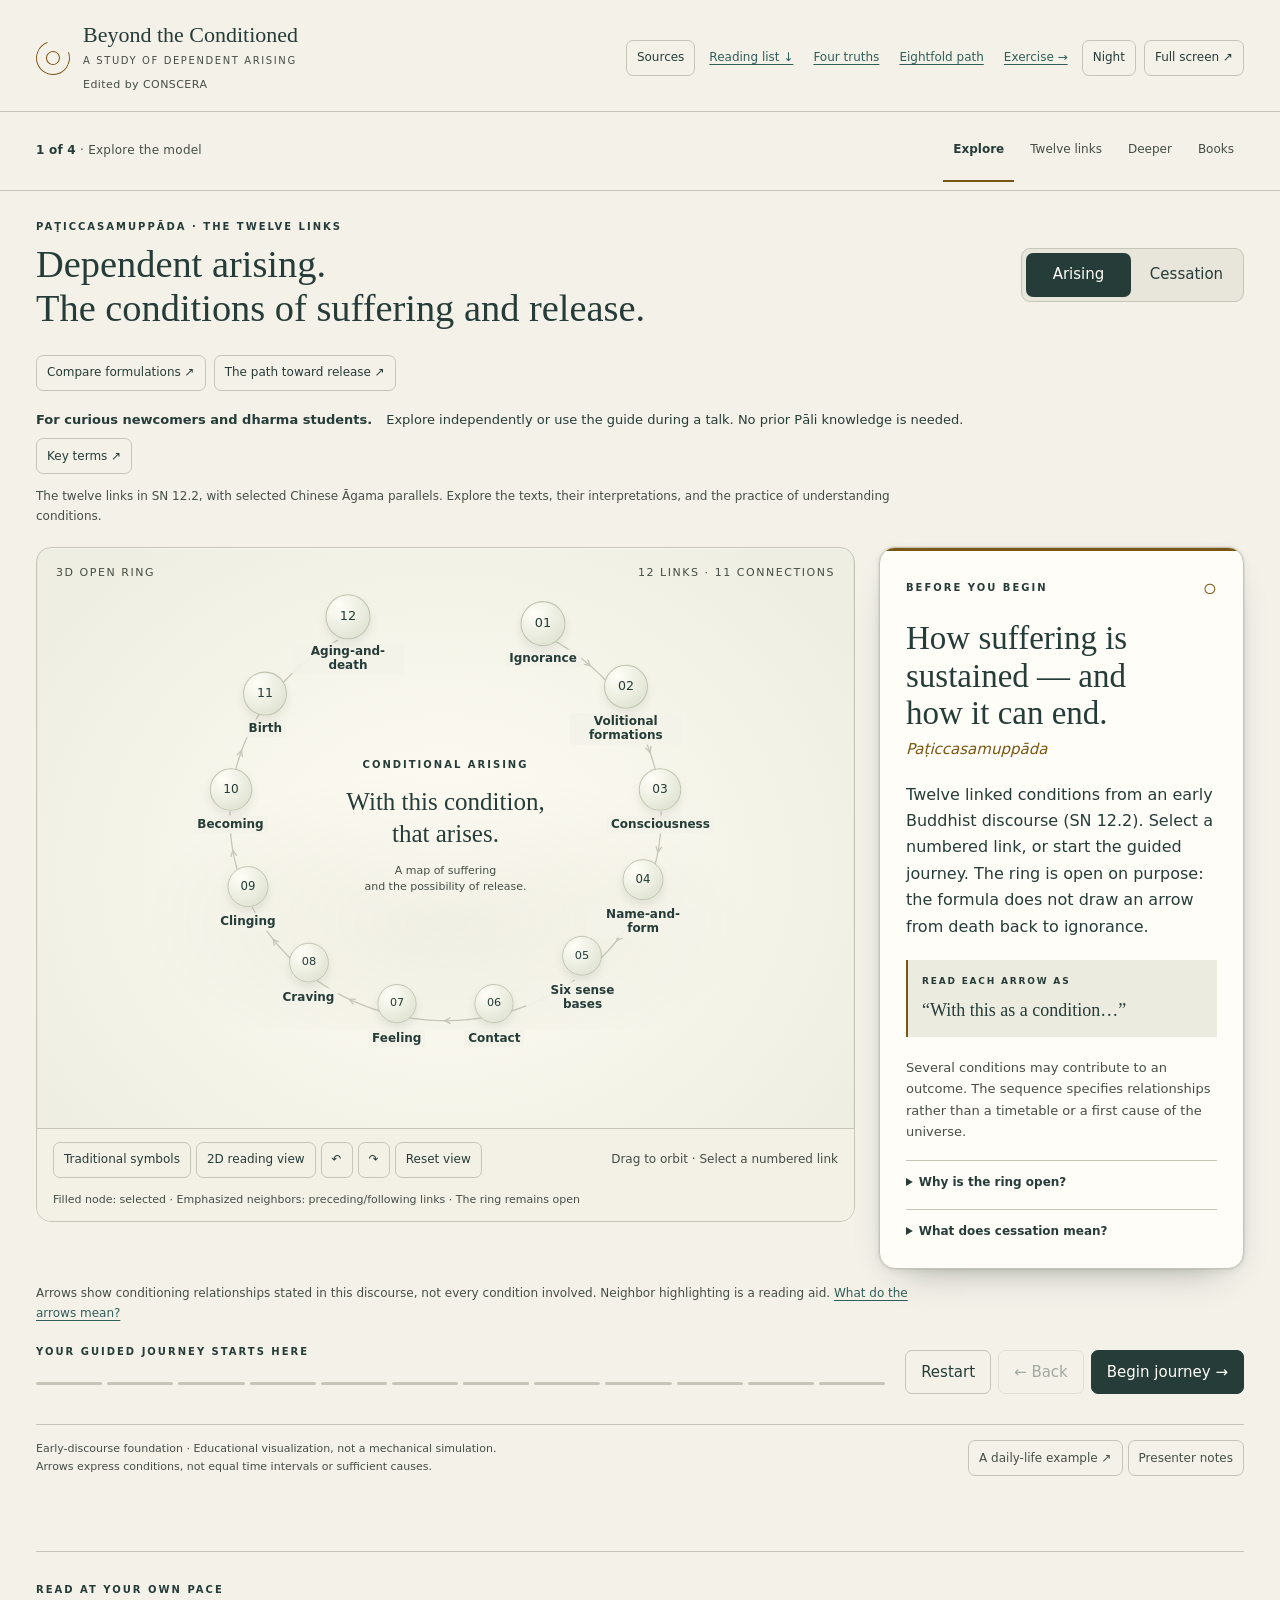
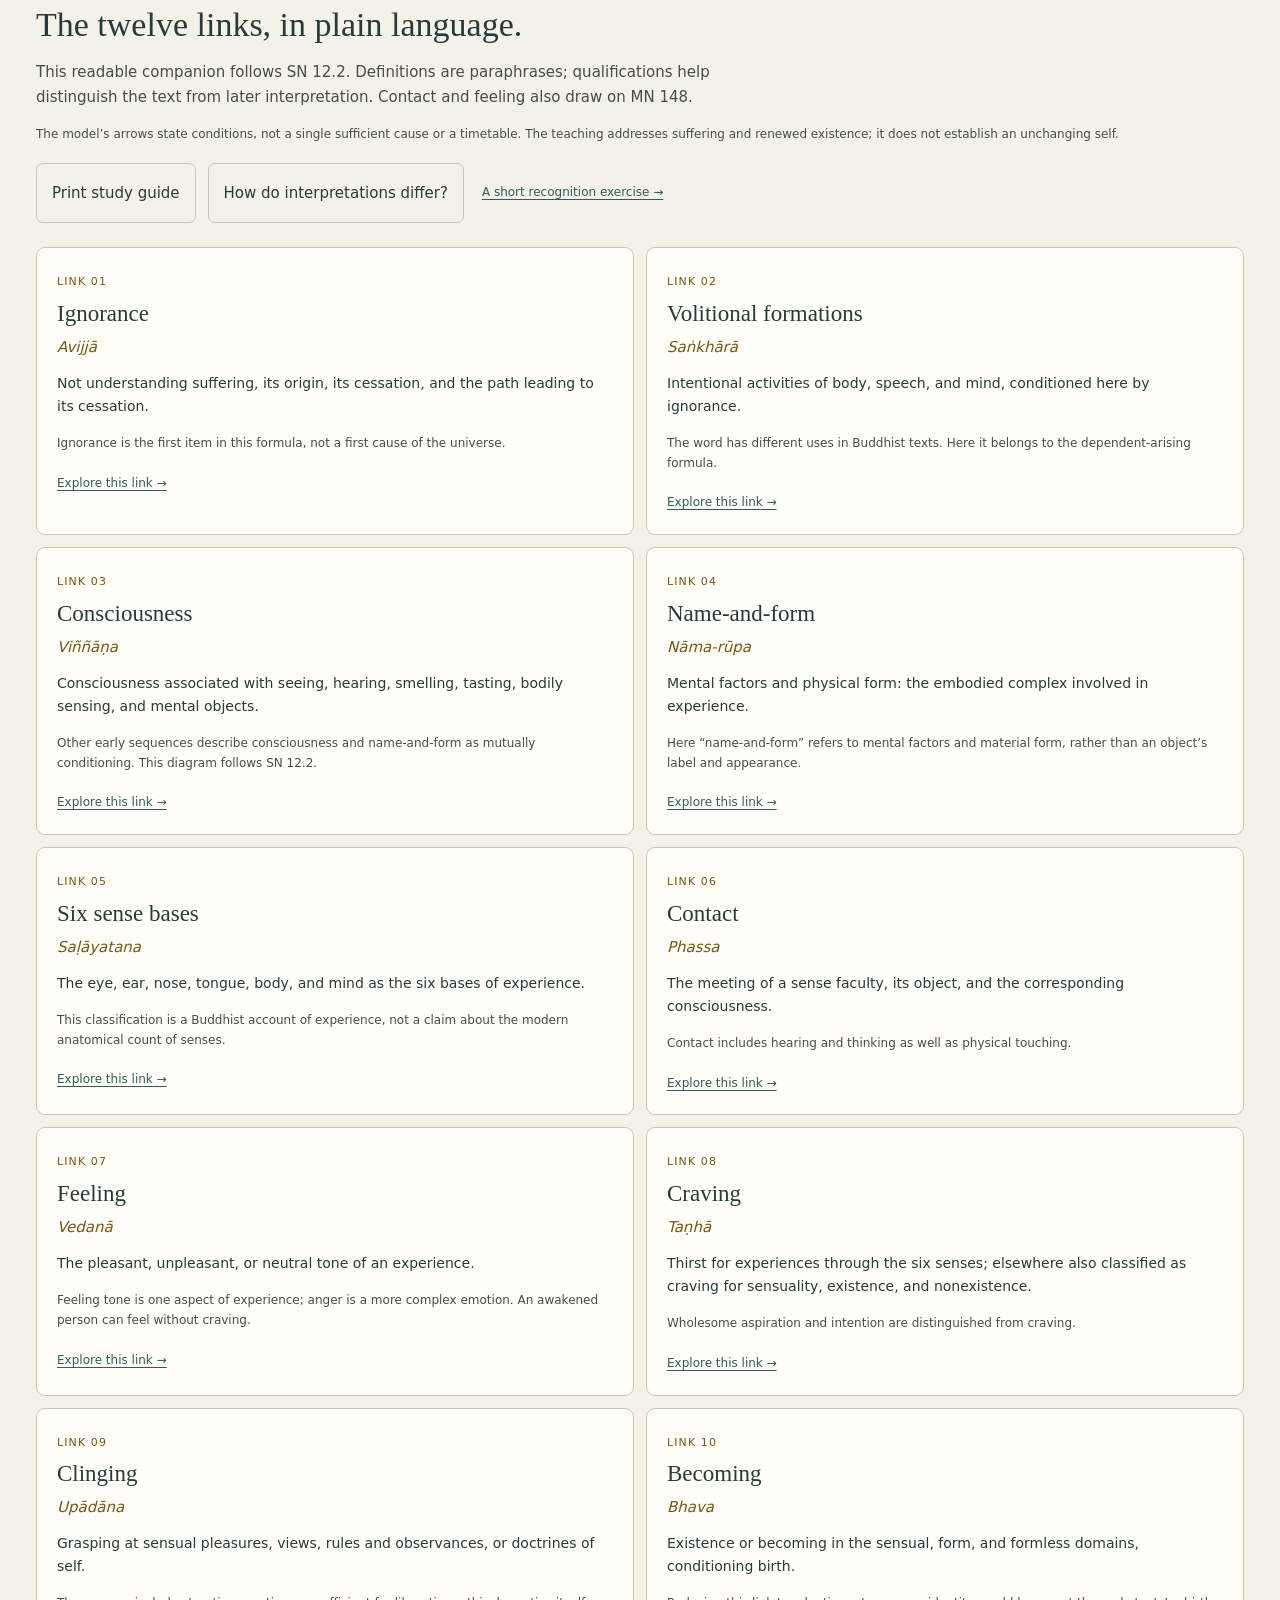
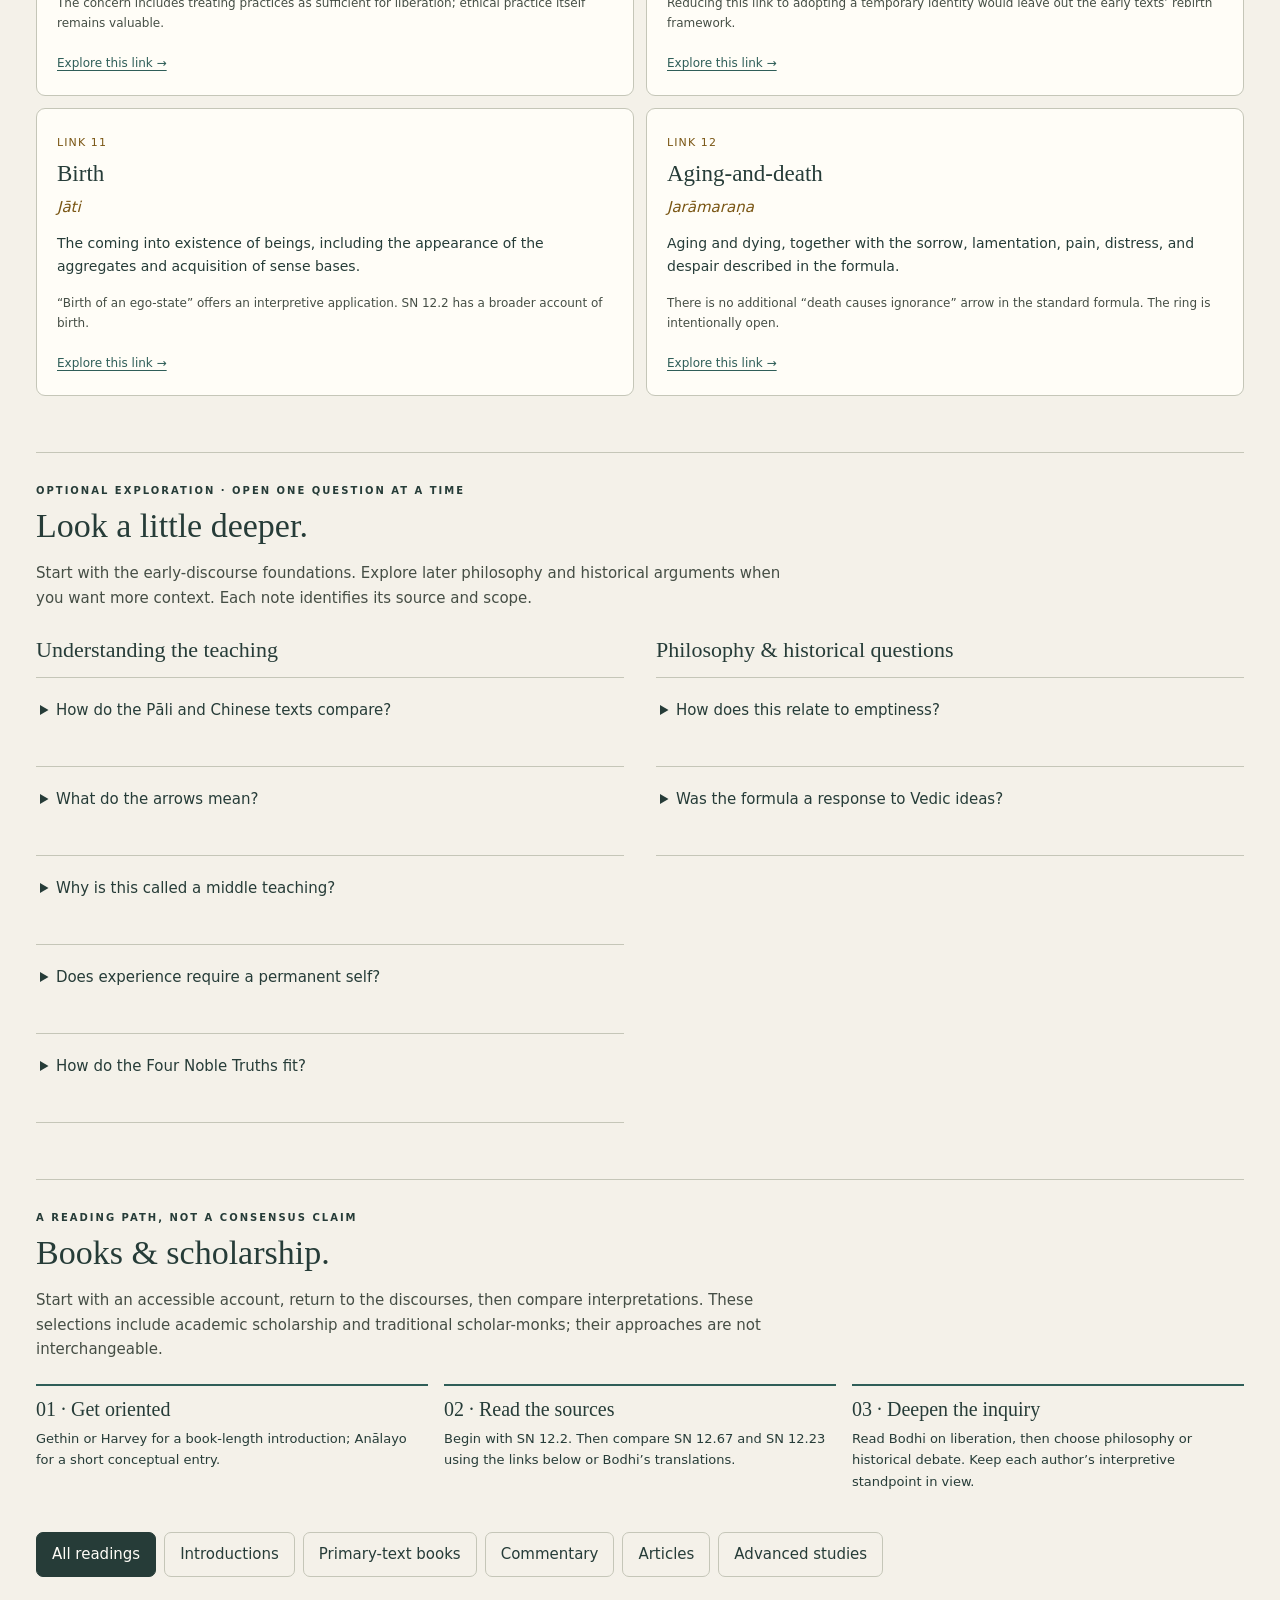
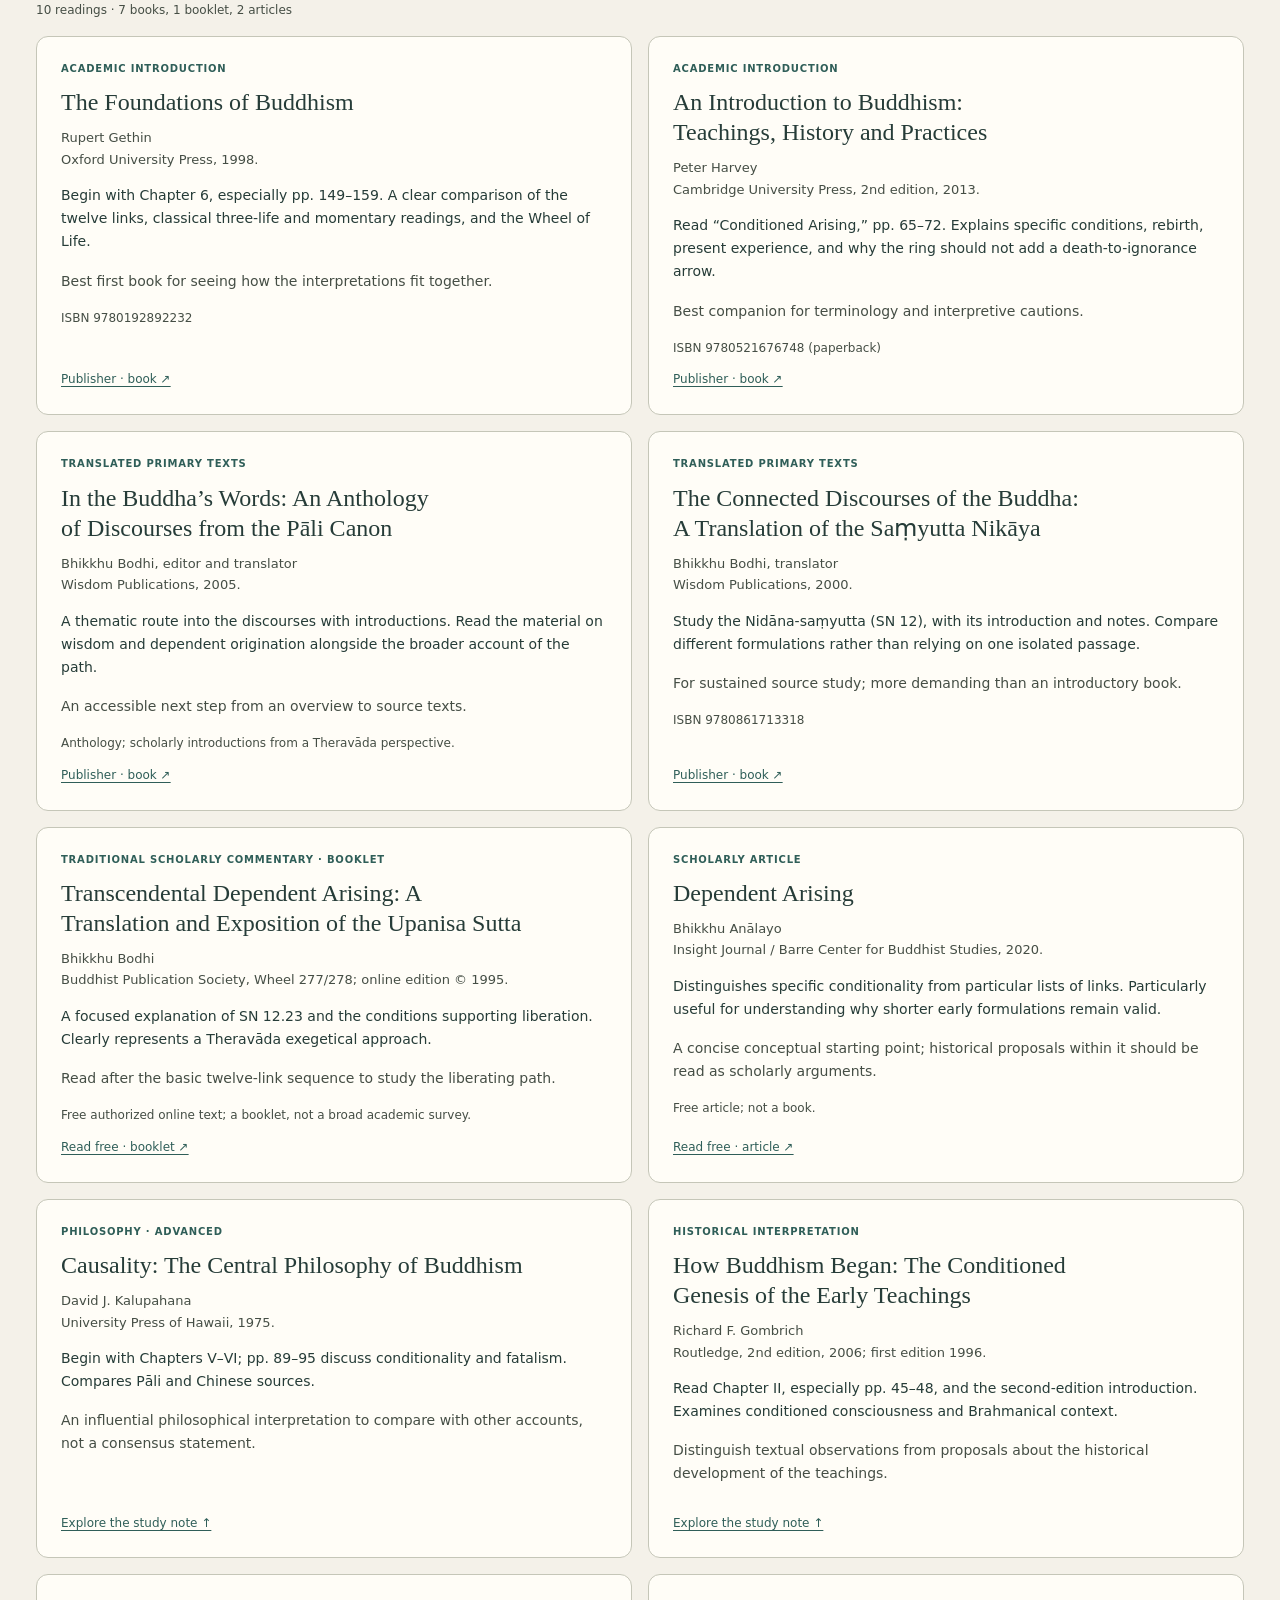
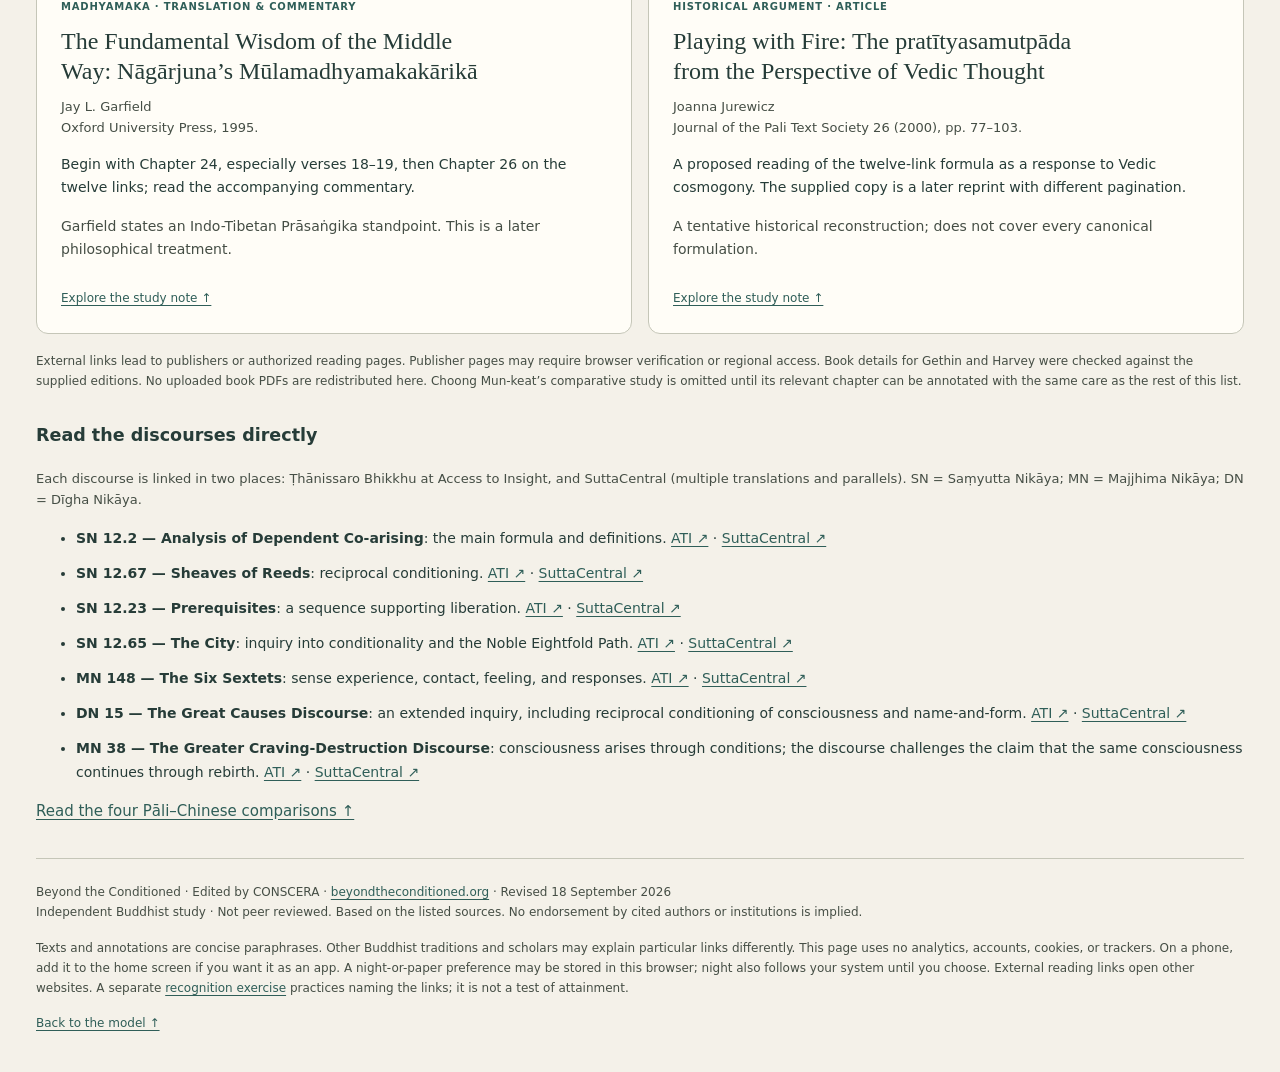
<file: index.html>
<!DOCTYPE html>
<html lang="en">
<head>
<meta charset="utf-8">
<meta name="viewport" content="width=device-width, initial-scale=1">
<title>Beyond the Conditioned — Dependent Arising</title>
<meta name="description" content="An interactive study of the twelve links. Early discourses, a readable guide, and a scholarly reading list.">
<meta name="theme-color" content="#f4f1e9">
<meta name="color-scheme" content="light dark">
<meta name="robots" content="index, follow">
<link rel="canonical" href="https://beyondtheconditioned.org/">
<link rel="icon" type="image/svg+xml" href="/favicon.svg">
<link rel="icon" type="image/png" sizes="32x32" href="/favicon-32.png">
<link rel="apple-touch-icon" href="/apple-touch-icon.png">
<link rel="manifest" href="/manifest.json">
<meta name="mobile-web-app-capable" content="yes">
<meta name="apple-mobile-web-app-capable" content="yes">
<meta name="apple-mobile-web-app-title" content="Beyond the Conditioned">
<meta name="apple-mobile-web-app-status-bar-style" content="default">
<meta property="og:title" content="Beyond the Conditioned — Dependent Arising">
<meta property="og:description" content="An interactive study of the twelve links. Early discourses, a readable guide, and a scholarly reading list.">
<meta property="og:type" content="website">
<meta property="og:url" content="https://beyondtheconditioned.org/">
<meta property="og:image" content="https://beyondtheconditioned.org/og.jpg?v=20260919c">
<meta property="og:image:width" content="1200">
<meta property="og:image:height" content="630">
<meta property="og:image:alt" content="Beyond the Conditioned — Dependent Arising">
<meta property="og:site_name" content="Beyond the Conditioned">
<meta name="twitter:card" content="summary_large_image">
<meta name="twitter:title" content="Beyond the Conditioned — Dependent Arising">
<meta name="twitter:description" content="An interactive study of the twelve links. Early discourses, a readable guide, and a scholarly reading list.">
<meta name="twitter:image" content="https://beyondtheconditioned.org/og.jpg?v=20260919c">
<script type="application/ld+json">{"@context": "https://schema.org", "@type": ["WebPage", "LearningResource"], "name": "Beyond the Conditioned — Dependent Arising", "headline": "Beyond the Conditioned — Dependent Arising", "description": "An interactive study of the twelve links. Early discourses, a readable guide, and a scholarly reading list.", "url": "https://beyondtheconditioned.org/", "mainEntityOfPage": "https://beyondtheconditioned.org/", "inLanguage": "en", "isAccessibleForFree": true, "learningResourceType": "Interactive resource", "educationalLevel": "Beginner to intermediate", "teaches": "The twelve links of dependent arising (paṭiccasamuppāda) as presented in SN 12.2, with cessation, selected Āgama parallels, and a guided reading list.", "about": {"@type": "Thing", "name": "Dependent arising", "alternateName": ["Paṭiccasamuppāda", "Pratītyasamutpāda", "Twelve nidānas"]}, "audience": {"@type": "EducationalAudience", "educationalRole": "student"}, "author": {"@type": "Person", "name": "CONSCERA"}, "editor": {"@type": "Person", "name": "CONSCERA"}, "publisher": {"@type": "Organization", "name": "Beyond the Conditioned", "url": "https://beyondtheconditioned.org/"}, "isPartOf": {"@type": "WebSite", "name": "Beyond the Conditioned", "url": "https://beyondtheconditioned.org/"}, "dateModified": "2026-09-18", "creativeWorkStatus": "Published", "image": "https://beyondtheconditioned.org/og.jpg?v=20260919c"}</script>
<link rel="stylesheet" href="/styles.css">
<script>(function(){try{var s=localStorage.getItem('btc-theme');var t=(s==='light'||s==='dark')?s:(window.matchMedia&&window.matchMedia('(prefers-color-scheme: dark)').matches?'dark':'light');document.documentElement.setAttribute('data-theme',t);}catch(e){}})();</script>
</head>
<body>
<a class="skip-link" href="#main">Skip to study content</a>
<header><div class="brand"><div class="emblem" aria-hidden="true"></div><div><div class="brand-name">Beyond the Conditioned</div><small>A STUDY OF DEPENDENT ARISING</small><div class="byline">Edited by CONSCERA</div></div></div><nav class="header-actions" aria-label="Study"><button class="small" id="sources">Sources</button><a class="header-reading" href="#further-reading">Reading list ↓</a><a class="header-reading" href="/truths/">Four truths</a><a class="header-reading" href="/eightfold/">Eightfold path</a><a class="header-reading" href="/practice/">Exercise →</a><button class="small" id="theme-toggle" type="button" aria-pressed="false" title="Paper is the default study palette. Switch to a night palette for low light.">Night</button><button class="small fullscreen" id="fullscreen">Full screen ↗</button></nav></header>
<nav class="toc-progress" id="toc-progress" aria-label="Place in this page">
<p class="toc-copy"><strong id="toc-index">1 of 4</strong><span aria-hidden="true"> · </span><span id="toc-name">Explore the model</span></p>
<ol class="toc-dots">
<li><a href="#explore" data-toc="explore" aria-current="true">Explore</a></li>
<li><a href="#study-guide" data-toc="study-guide">Twelve links</a></li>
<li><a href="#study-deeper" data-toc="study-deeper">Deeper</a></li>
<li><a href="#further-reading" data-toc="further-reading">Books</a></li>
</ol>
</nav>
<main class="workspace" id="main" tabindex="-1">
<div class="introline"><div><div class="eyebrow">Paṭiccasamuppāda · The twelve links</div><h1>Dependent arising.<br>The conditions of suffering and release.</h1></div><div class="segmented" aria-label="View of dependent arising"><button id="arising" aria-pressed="true">Arising</button><button id="cessation" aria-pressed="false">Cessation</button></div></div>
<div class="study-tools" aria-label="Further study"><button class="small" id="formulations">Compare formulations ↗</button><button class="small" id="path">The path toward release ↗</button></div>
<p class="audience"><strong>For curious newcomers and dharma students.</strong> Explore independently or use the guide during a talk. No prior Pāli knowledge is needed. <button class="small" id="glossary">Key terms ↗</button></p><p class="scope-line">The twelve links in SN 12.2, with selected Chinese Āgama parallels. Explore the texts, their interpretations, and the practice of understanding conditions.</p>
<div class="cessation-banner" id="cessation-banner" hidden><strong>Cessation is not sensory shutdown.</strong> An awakened living person still experiences contact and feeling. This view illustrates the ending of the conditions sustaining suffering and renewed existence.</div>
<div class="layout" id="explore">
<section class="visual" id="visual" aria-label="Interactive open ring of twelve links">
<div class="scene" id="scene"><div class="scene-top"><span id="view-label">3D OPEN RING</span><span>12 LINKS · 11 CONNECTIONS</span></div><canvas id="canvas" aria-hidden="true"></canvas><div class="node-layer" id="nodes" aria-label="Select a link"></div><div class="center-copy"><div class="eyebrow" id="center-mode">Conditional arising</div><div class="center-title" id="center-title">With this condition,<br>that arises.</div><div class="center-sub" id="center-sub">A map of suffering<br>and the possibility of release.</div></div><div class="reading" id="reading" aria-label="Readable link overview"></div></div>
<div class="viewbar"><div class="viewtools"><button class="small" id="symbols">Traditional symbols</button><button class="small" id="reading-toggle" aria-pressed="false">2D reading view</button><button class="small orbit-control" id="rotate-left" aria-label="Rotate left">↶</button><button class="small orbit-control" id="rotate-right" aria-label="Rotate right">↷</button><button class="small" id="reset">Reset view</button></div><span class="hint" id="view-hint">Drag to orbit · Select a numbered link</span></div>
<div class="legend" id="ring-legend">Filled node: selected · Emphasized neighbors: preceding/following links · The ring remains open</div></section>
<aside class="panel" aria-label="Selected link explanation" tabindex="-1" id="detail-panel"><div class="panel-inner" id="panel"></div></aside>
</div>
<p class="arrow-note">Arrows show conditioning relationships stated in this discourse, not every condition involved. Neighbor highlighting is a reading aid. <a href="#study-arrows" data-study="study-arrows">What do the arrows mean?</a></p><div class="journeybar"><div><div class="eyebrow" id="progress-label">Your guided journey starts here</div><div class="steps" id="steps" aria-label="Jump to a link"></div></div><div class="journey-actions"><button id="restart" title="Return to the introduction">Restart</button><button id="back" disabled>← Back</button><button class="primary" id="next">Begin journey →</button></div></div>
<div class="bottom"><div>Early-discourse foundation · Educational visualization, not a mechanical simulation.<br>Arrows express conditions, not equal time intervals or sufficient causes.</div><div class="viewtools"><button class="small" id="example">A daily-life example ↗</button><button class="small" id="notes">Presenter notes</button></div></div><div class="toast" id="toast" role="status"></div><div class="sr-only" id="announcement" aria-live="polite"></div>

<section class="section-block" id="study-guide" aria-labelledby="guide-title"><div class="eyebrow">Read at your own pace</div><h2 id="guide-title">The twelve links, in plain language.</h2><p class="section-lead">This readable companion follows SN 12.2. Definitions are paraphrases; qualifications help distinguish the text from later interpretation. Contact and feeling also draw on MN 148.</p><p class="meta-scope">The model’s arrows state conditions, not a single sufficient cause or a timetable. The teaching addresses suffering and renewed existence; it does not establish an unchanging self.</p><div class="guide-actions"><button id="print-guide">Print study guide</button><button id="compare-models">How do interpretations differ?</button><a class="header-reading" href="/practice/">A short recognition exercise →</a></div><div class="text-guide"><article id="guide-01"><span class="guide-number">LINK 01</span><h3>Ignorance</h3><div class="pali" lang="pi">Avijjā</div><p>Not understanding suffering, its origin, its cessation, and the path leading to its cessation.</p><p class="distinction">Ignorance is the first item in this formula, not a first cause of the universe.</p><a href="#link-01-arising" data-jump="0">Explore this link →</a></article><article id="guide-02"><span class="guide-number">LINK 02</span><h3>Volitional formations</h3><div class="pali" lang="pi">Saṅkhārā</div><p>Intentional activities of body, speech, and mind, conditioned here by ignorance.</p><p class="distinction">The word has different uses in Buddhist texts. Here it belongs to the dependent-arising formula.</p><a href="#link-02-arising" data-jump="1">Explore this link →</a></article><article id="guide-03"><span class="guide-number">LINK 03</span><h3>Consciousness</h3><div class="pali" lang="pi">Viññāṇa</div><p>Consciousness associated with seeing, hearing, smelling, tasting, bodily sensing, and mental objects.</p><p class="distinction">Other early sequences describe consciousness and name-and-form as mutually conditioning. This diagram follows SN 12.2.</p><a href="#link-03-arising" data-jump="2">Explore this link →</a></article><article id="guide-04"><span class="guide-number">LINK 04</span><h3>Name-and-form</h3><div class="pali" lang="pi">Nāma-rūpa</div><p>Mental factors and physical form: the embodied complex involved in experience.</p><p class="distinction">Here “name-and-form” refers to mental factors and material form, rather than an object’s label and appearance.</p><a href="#link-04-arising" data-jump="3">Explore this link →</a></article><article id="guide-05"><span class="guide-number">LINK 05</span><h3>Six sense bases</h3><div class="pali" lang="pi">Saḷāyatana</div><p>The eye, ear, nose, tongue, body, and mind as the six bases of experience.</p><p class="distinction">This classification is a Buddhist account of experience, not a claim about the modern anatomical count of senses.</p><a href="#link-05-arising" data-jump="4">Explore this link →</a></article><article id="guide-06"><span class="guide-number">LINK 06</span><h3>Contact</h3><div class="pali" lang="pi">Phassa</div><p>The meeting of a sense faculty, its object, and the corresponding consciousness.</p><p class="distinction">Contact includes hearing and thinking as well as physical touching.</p><a href="#link-06-arising" data-jump="5">Explore this link →</a></article><article id="guide-07"><span class="guide-number">LINK 07</span><h3>Feeling</h3><div class="pali" lang="pi">Vedanā</div><p>The pleasant, unpleasant, or neutral tone of an experience.</p><p class="distinction">Feeling tone is one aspect of experience; anger is a more complex emotion. An awakened person can feel without craving.</p><a href="#link-07-arising" data-jump="6">Explore this link →</a></article><article id="guide-08"><span class="guide-number">LINK 08</span><h3>Craving</h3><div class="pali" lang="pi">Taṇhā</div><p>Thirst for experiences through the six senses; elsewhere also classified as craving for sensuality, existence, and nonexistence.</p><p class="distinction">Wholesome aspiration and intention are distinguished from craving.</p><a href="#link-08-arising" data-jump="7">Explore this link →</a></article><article id="guide-09"><span class="guide-number">LINK 09</span><h3>Clinging</h3><div class="pali" lang="pi">Upādāna</div><p>Grasping at sensual pleasures, views, rules and observances, or doctrines of self.</p><p class="distinction">The concern includes treating practices as sufficient for liberation; ethical practice itself remains valuable.</p><a href="#link-09-arising" data-jump="8">Explore this link →</a></article><article id="guide-10"><span class="guide-number">LINK 10</span><h3>Becoming</h3><div class="pali" lang="pi">Bhava</div><p>Existence or becoming in the sensual, form, and formless domains, conditioning birth.</p><p class="distinction">Reducing this link to adopting a temporary identity would leave out the early texts’ rebirth framework.</p><a href="#link-10-arising" data-jump="9">Explore this link →</a></article><article id="guide-11"><span class="guide-number">LINK 11</span><h3>Birth</h3><div class="pali" lang="pi">Jāti</div><p>The coming into existence of beings, including the appearance of the aggregates and acquisition of sense bases.</p><p class="distinction">“Birth of an ego-state” offers an interpretive application. SN 12.2 has a broader account of birth.</p><a href="#link-11-arising" data-jump="10">Explore this link →</a></article><article id="guide-12"><span class="guide-number">LINK 12</span><h3>Aging-and-death</h3><div class="pali" lang="pi">Jarāmaraṇa</div><p>Aging and dying, together with the sorrow, lamentation, pain, distress, and despair described in the formula.</p><p class="distinction">There is no additional “death causes ignorance” arrow in the standard formula. The ring is intentionally open.</p><a href="#link-12-arising" data-jump="11">Explore this link →</a></article></div></section>
<section class="section-block" id="study-deeper" aria-labelledby="deeper-title"><div class="eyebrow">Optional exploration · open one question at a time</div><h2 id="deeper-title">Look a little deeper.</h2><p class="section-lead">Start with the early-discourse foundations. Explore later philosophy and historical arguments when you want more context. Each note identifies its source and scope.</p><div class="study-layout"><div class="study-group"><h3>Understanding the teaching</h3>
<details class="study-topic" id="study-parallels"><summary>How do the Pāli and Chinese texts compare?</summary><div class="study-body"><p class="study-crumb">Study deeper · Compare textual versions</p><div class="eyebrow">Selected parallel witnesses</div><p>The main ring follows SN 12.2. Related discourses preserved in Chinese let us examine both shared teachings and differences in transmission. A parallel is a related witness, not an identical text.</p><p>These are editorial English summaries of selected passages. SĀ numbers follow the standard discourse numbering of the Chinese <em>Saṃyukta Āgama</em>, Taishō no. 99 (T 99), rather than the alternative numbers shown in the linked editions. The Chinese texts are punctuated by Zhuang Chunjiang (莊春江); his accompanying SN translations are from Pāli into Chinese.</p>
<details class="witness"><summary>SN 12.2 / SĀ 298 · Definitions</summary><div class="witness-body"><p class="study-crumb">Study deeper · Pāli and Chinese texts · Definitions</p><h4>Shared teaching</h4><p>Both present the twelve-link framework. They share the six classes of consciousness and the six internal sense bases.</p><h4>Different classifications</h4><dl class="truth-list"><dt>Ignorance</dt><dd>SN 12.2 defines ignorance through not knowing the Four Noble Truths. SĀ 298 gives a longer list, including action and results.</dd><dt>Name</dt><dd>SN 12.2: feeling, perception, intention, contact, attention. SĀ 298: the four non-material aggregates, including consciousness.</dd><dt>Feeling</dt><dd>SN 12.2: six classes according to the contact from which feeling arises. SĀ 298: pleasant, painful, and neither-painful-nor-pleasant.</dd><dt>Craving</dt><dd>SN 12.2: six classes according to their objects. SĀ 298: craving associated with sensuality, form, and formlessness. This differs from the sensuality/existence/nonexistence classification cited elsewhere on this page.</dd></dl><h4>Why it matters</h4><p>The framework is shared, but definitions require a named source. Our plain-language feeling gloss uses feeling tone; the Text layer also records SN 12.2’s six contact-based classes.</p><a href="https://agama.buddhason.org/SA/SA0298.htm" target="_blank" rel="noopener">Compare SN 12.2 / SĀ 298 · Chinese and Pāli ↗</a><p class="review-note">Passage locator: SĀ 298, the explanations beginning 無明, 名, 受, and 愛; SN 12.2, the corresponding definitions. Select the text’s title carefully: the linked page also includes EĀ 49.5.</p></div></details>
<details class="witness"><summary>SN 12.20 / SĀ 296 · Principle and phenomena</summary><div class="witness-body"><p class="study-crumb">Study deeper · Pāli and Chinese texts · Principle and phenomena</p><h4>Shared teaching</h4><p>The texts distinguish conditionality from dependently arisen phenomena and describe the regularity discovered and taught by a Buddha.</p><h4>Different presentation</h4><p>SN 12.20 explicitly describes each conditioned link as impermanent and subject to cessation. SĀ 296 arranges its explanations of the principle and conditioned phenomena differently. The two passages should be read in their own order.</p><h4>Why it matters</h4><p>The twelve links are an application of conditionality. Anālayo’s discussion of SN 12.20 helps explain why shorter formulations also express dependent arising.</p><a href="https://agama.buddhason.org/SA/SA0296.htm" target="_blank" rel="noopener">Compare SN 12.20 / SĀ 296 · Chinese and Pāli ↗</a><p class="review-note">Passage locator: the opening distinction between 因緣法 and 緣生法 in SĀ 296; the opening definitions in SN 12.20. See also Anālayo, “Dependent Arising” (2020).</p></div></details>
<details class="witness"><summary>SN 12.67 / SĀ 288 · Mutual support</summary><div class="witness-body"><p class="study-crumb">Study deeper · Pāli and Chinese texts · Mutual support</p><h4>Shared teaching</h4><p>Both accounts describe reciprocal support between consciousness and name-and-form. This relationship is explicit in the texts.</p><h4>Different analogy</h4><p>SN 12.67 uses two bundles of reeds leaning together. SĀ 288 describes three reeds standing through mutual support. The Chinese analogy does not, by itself, establish a third doctrinal factor.</p><h4>Why it matters</h4><p>Reciprocity has support in both witnesses. The relation between this account and the standard sequence remains a matter of interpretation. We preserve the analogy’s difference without ranking either version as automatically more authentic.</p><a href="https://agama.buddhason.org/SA/SA0288.htm" target="_blank" rel="noopener">Compare SN 12.67 / SĀ 288 · Chinese and Pāli ↗</a><p class="review-note">Passage locator: SĀ 288, the analogy beginning 譬如：三蘆; SN 12.67, the passage beginning Seyyathāpi … dve naḷakalāpiyo.</p></div></details>
<details class="witness"><summary>SN 12.15 / SĀ 301 · The middle teaching</summary><div class="witness-body"><p class="study-crumb">Study deeper · Pāli and Chinese texts · The middle teaching</p><h4>Shared teaching</h4><p>Both connect dependent arising with a teaching that avoids the extremes of existence and nonexistence.</p><h4>Reading the witnesses</h4><p>The parallel supports the central theme. Its wording and presentation should be consulted separately rather than combined into a single reconstructed quotation.</p><h4>Why it matters</h4><p>Our Middle Way note has a comparative foundation. Agreement between witnesses strengthens a reading without establishing the Buddha’s exact original words.</p><a href="https://agama.buddhason.org/SA/SA0301.htm" target="_blank" rel="noopener">Compare SN 12.15 / SĀ 301 · Chinese and Pāli ↗</a><p class="review-note">Passage locator: the discussion of 有 and 無 followed by the middle teaching in SĀ 301; the corresponding existence/nonexistence passage in SN 12.15.</p></div></details>
<p class="review-note">These selected comparisons are a starting point, not a complete critical edition. Wording, translation, and historical interpretation are separate questions.</p></div></details>
<details class="study-topic" id="study-arrows"><summary>What do the arrows mean?</summary><div class="study-body"><p class="study-crumb">Study deeper · What the arrows mean</p><div class="eyebrow">Scholarly explanation of early discourses</div><p>Read each arrow as “with this as a condition.” The diagram selects relationships for study; several conditions may be involved, and the spacing carries no temporal measure.</p><p>Bodhi explains that the discourses include mutual support and other forms of conditionality. His introduction discusses variants that connect the factors differently. The relationships are more complex than a row of independent objects knocking one another over.</p><p>The open ring preserves the sequence in SN 12.2. Neighboring highlights guide your reading while leaving other conditioning relationships outside this view.</p><p>Kalupahana’s philosophical account distinguishes conditionality from fatalism: the conditions matter. It should be read as an attributed interpretation, not as a resolution of every debate about causation or free will.</p><p class="review-note">Bodhi, <em>Connected Discourses</em> (2000), vol. I, pp. 522–524; Kalupahana, <em>Causality</em> (1975), pp. 89–95. Compare <a href="https://www.accesstoinsight.org/tipitaka/sn/sn12/sn12.067.than.html" target="_blank" rel="noopener">SN 12.67 · ATI ↗</a> · <a href="https://suttacentral.net/sn12.67" target="_blank" rel="noopener">SuttaCentral ↗</a>.</p></div></details>
<details class="study-topic" id="study-middle"><summary>Why is this called a middle teaching?</summary><div class="study-body"><p class="study-crumb">Study deeper · A middle teaching</p><div class="eyebrow">Early discourse · SN 12.15</div><p>SN 12.15 presents dependent arising between the extremes “everything exists” and “everything does not exist.” It directs attention to arising and cessation rather than attachment to a position about an enduring self.</p><p>Here, “middle” names an understanding of experience through its conditions, rather than a compromise between two opinions.</p><p>Cessation concerns the ending of the conditions sustaining suffering, rather than the destruction of a permanent self.</p><p class="review-note"><a href="https://www.accesstoinsight.org/tipitaka/sn/sn12/sn12.015.than.html" target="_blank" rel="noopener">Read SN 12.15 · ATI ↗</a> · <a href="https://suttacentral.net/sn12.15" target="_blank" rel="noopener">SuttaCentral ↗</a> · Bodhi, <em>Connected Discourses</em>, vol. I, pp. 544–545; introduction, pp. 522–524. This is an introductory paraphrase, not an exhaustive interpretation.</p></div></details>
<details class="study-topic" id="study-self"><summary>Does experience require a permanent self?</summary><div class="study-body"><p class="study-crumb">Study deeper · Self and conditions</p><div class="eyebrow">Early discourse · SN 12.12</div><p>In SN 12.12, questions such as “Who feels?” are redirected toward the conditions for feeling. The inquiry proceeds through conditions, without positing an unchanging owner behind the process.</p><div class="relation"><div class="eyebrow">A change in the question</div><p>From “Who is the permanent experiencer?” to “With what condition does feeling arise?”</p></div><p>The discourse identifies contact as the condition for feeling. Pain remains real, and conduct and care matter. The inquiry examines experience without assuming an enduring substance that owns it.</p><p class="review-note"><a href="https://www.accesstoinsight.org/tipitaka/sn/sn12/sn12.012.than.html" target="_blank" rel="noopener">Read SN 12.12 · ATI ↗</a> · <a href="https://suttacentral.net/sn12.12" target="_blank" rel="noopener">SuttaCentral ↗</a> · Bodhi, <em>Connected Discourses</em>, vol. I, pp. 541–542, and introduction, p. 524. The question shift above is an explanatory paraphrase.</p></div></details>
<details class="study-topic" id="study-truths"><summary>How do the Four Noble Truths fit?</summary><div class="study-body"><p class="study-crumb">Study deeper · Four Noble Truths</p><div class="eyebrow">Early-discourse framework · scholarly explanation</div><p>Bodhi connects the arising and cessation sequences with the second and third noble truths. The wider framework explains the purpose of studying these conditions.</p><dl class="truth-list"><dt>1 · Suffering</dt><dd>What is to be understood.</dd><dt>2 · Its origin</dt><dd>The sustaining conditions investigated in the arising sequence.</dd><dt>3 · Its cessation</dt><dd>The ending of suffering through the ending of its sustaining conditions.</dd><dt>4 · The path</dt><dd>The practice cultivated toward cessation: the Noble Eightfold Path.</dd></dl><p>The Upanisā sequence describes conditions supporting liberation. It complements the Eightfold Path while retaining its own name and distinct list of factors.</p><p><a href="/truths/">Read the four tasks →</a> <a href="/eightfold/">Read the eight factors →</a> <a href="/truths/#how-they-fit">How the three fit →</a></p><div class="study-actions"><button class="small" data-study-mode="arising">Explore arising ↑</button><button class="small" data-study-mode="cessation">Explore cessation ↑</button><button class="small" id="deeper-path">Explore supporting conditions</button></div><p class="review-note">Bodhi, <em>Connected Discourses</em>, vol. I, pp. 522–524; SN 12.43. For the Eightfold Path, <a href="https://www.accesstoinsight.org/tipitaka/sn/sn12/sn12.065.than.html" target="_blank" rel="noopener">SN 12.65 · ATI ↗</a> · <a href="https://suttacentral.net/sn12.65" target="_blank" rel="noopener">SuttaCentral ↗</a>; for the companion sequence, SN 12.23.</p></div></details>
</div><div class="study-group"><h3>Philosophy & historical questions</h3>
<details class="study-topic" id="study-emptiness"><summary>How does this relate to emptiness?</summary><div class="study-body"><p class="study-crumb">Study deeper · Emptiness</p><div class="eyebrow">Madhyamaka · Nāgārjuna through Garfield</div><p>In <em>Mūlamadhyamakakārikā</em> 24.18–19, Nāgārjuna connects dependent arising, emptiness, and dependent designation. In Garfield’s interpretation, things exist conventionally and function through dependence, without an independent, intrinsic nature.</p><p>Dependence makes change and practice intelligible. If suffering possessed a fixed, independent nature, its cessation would be impossible. Emptiness names this absence of intrinsic nature, not a hidden substance or permanent foundation beneath appearances.</p><p>Chapter 26 returns explicitly to the twelve links and liberation. This is a later Madhyamaka philosophical treatment, not a substitute for the wording of SN 12.2.</p><p class="review-note">Jay L. Garfield, <em>The Fundamental Wisdom of the Middle Way</em> (1995), Chapter 24, especially verses 18–19 and their commentary; Chapter 26. Garfield’s preface identifies his Indo-Tibetan Prāsaṅgika interpretive standpoint. Other readings exist.</p><a href="#book-garfield">Find this book in the reading list ↓</a></div></details>
<details class="study-topic" id="study-history"><summary>Was the formula a response to Vedic ideas?</summary><div class="study-body"><p class="study-crumb">Study deeper · Historical questions</p><div class="eyebrow">Historical reconstruction · scholarly argument</div><p>Joanna Jurewicz proposes that the twelve-link formula reworks Vedic accounts of creation while rejecting their assumption of an underlying self. Her paper compares the sequence and its terminology with earlier Vedic material.</p><p>She offers a tentative reconstruction with a limited scope: some canonical formulations fall outside her treatment. Read it as a historical argument, distinct from an established definition or the Buddha’s own recorded explanation.</p><p>Richard Gombrich endorses her proposal in his second-edition introduction. This is an endorsement of her argument, rather than independent confirmation. His Chapter II also discusses conditioned consciousness and the teachings’ Brahmanical context.</p><h4>Read with two questions</h4><p>What evidence supports the historical connection? What remains an inference about the teaching’s original setting?</p><p class="review-note">Jurewicz, “Playing with Fire,” <em>Journal of the Pali Text Society</em> 26 (2000), pp. 77–103. Gombrich, <em>How Buddhism Began</em>, 2nd edition, introduction and Chapter II.</p><a href="#book-jurewicz">Find these readings below ↓</a></div></details>
</div></div></section>
<section class="section-block" id="further-reading" aria-labelledby="reading-title"><div class="eyebrow">A reading path, not a consensus claim</div><h2 id="reading-title">Books & scholarship.</h2><p class="section-lead">Start with an accessible account, return to the discourses, then compare interpretations. These selections include academic scholarship and traditional scholar-monks; their approaches are not interchangeable.</p><div class="reading-route"><div><strong>01 · Get oriented</strong><p>Gethin or Harvey for a book-length introduction; Anālayo for a short conceptual entry.</p></div><div><strong>02 · Read the sources</strong><p>Begin with SN 12.2. Then compare SN 12.67 and SN 12.23 using the links below or Bodhi’s translations.</p></div><div><strong>03 · Deepen the inquiry</strong><p>Read Bodhi on liberation, then choose philosophy or historical debate. Keep each author’s interpretive standpoint in view.</p></div></div><div class="book-filter" aria-label="Filter reading list"><button data-filter="all" aria-pressed="true">All readings</button><button data-filter="intro" aria-pressed="false">Introductions</button><button data-filter="primary" aria-pressed="false">Primary-text books</button><button data-filter="commentary" aria-pressed="false">Commentary</button><button data-filter="research" aria-pressed="false">Articles</button><button data-filter="advanced" aria-pressed="false">Advanced studies</button></div><div class="reading-count" id="reading-count" aria-live="polite">10 readings · 7 books, 1 booklet, 2 articles</div><div class="book-grid"><article class="book" data-category="intro" data-print-url="https://global.oup.com/academic/product/the-foundations-of-buddhism-9780192892232"><div class="tag">Academic introduction</div><h3>The Foundations of Buddhism</h3><div class="bib">Rupert Gethin<br>Oxford University Press, 1998.</div><p>Begin with Chapter 6, especially pp. 149–159. A clear comparison of the twelve links, classical three-life and momentary readings, and the Wheel of Life.</p><p class="note">Best first book for seeing how the interpretations fit together.</p><div class="locate">ISBN 9780192892232</div><div class="access"><a href="https://global.oup.com/academic/product/the-foundations-of-buddhism-9780192892232" target="_blank" rel="noopener">Publisher · book ↗</a></div></article><article class="book" data-category="intro" data-print-url="https://www.cambridge.org/9780521859424"><div class="tag">Academic introduction</div><h3>An Introduction to Buddhism: Teachings, History and Practices</h3><div class="bib">Peter Harvey<br>Cambridge University Press, 2nd edition, 2013.</div><p>Read “Conditioned Arising,” pp. 65–72. Explains specific conditions, rebirth, present experience, and why the ring should not add a death-to-ignorance arrow.</p><p class="note">Best companion for terminology and interpretive cautions.</p><div class="locate">ISBN 9780521676748 (paperback)</div><div class="access"><a href="https://www.cambridge.org/9780521859424" target="_blank" rel="noopener">Publisher · book ↗</a></div></article><article class="book" data-category="primary" data-print-url="https://wisdomexperience.org/product/buddhas-words/"><div class="tag">Translated primary texts</div><h3>In the Buddha’s Words: An Anthology of Discourses from the Pāli Canon</h3><div class="bib">Bhikkhu Bodhi, editor and translator<br>Wisdom Publications, 2005.</div><p>A thematic route into the discourses with introductions. Read the material on wisdom and dependent origination alongside the broader account of the path.</p><p class="note">An accessible next step from an overview to source texts.</p><div class="locate">Anthology; scholarly introductions from a Theravāda perspective.</div><div class="access"><a href="https://wisdomexperience.org/product/buddhas-words/" target="_blank" rel="noopener">Publisher · book ↗</a></div></article><article class="book" data-category="primary" data-print-url="https://wisdomexperience.org/product/connected-discourses-buddha/"><div class="tag">Translated primary texts</div><h3>The Connected Discourses of the Buddha: A Translation of the Saṃyutta Nikāya</h3><div class="bib">Bhikkhu Bodhi, translator<br>Wisdom Publications, 2000.</div><p>Study the Nidāna-saṃyutta (SN 12), with its introduction and notes. Compare different formulations rather than relying on one isolated passage.</p><p class="note">For sustained source study; more demanding than an introductory book.</p><div class="locate">ISBN 9780861713318</div><div class="access"><a href="https://wisdomexperience.org/product/connected-discourses-buddha/" target="_blank" rel="noopener">Publisher · book ↗</a></div></article><article class="book" data-category="commentary" data-print-url="https://www.accesstoinsight.org/lib/authors/bodhi/wheel277.html"><div class="tag">Traditional scholarly commentary · booklet</div><h3>Transcendental Dependent Arising: A Translation and Exposition of the Upanisa Sutta</h3><div class="bib">Bhikkhu Bodhi<br>Buddhist Publication Society, Wheel 277/278; online edition © 1995.</div><p>A focused explanation of SN 12.23 and the conditions supporting liberation. Clearly represents a Theravāda exegetical approach.</p><p class="note">Read after the basic twelve-link sequence to study the liberating path.</p><div class="locate">Free authorized online text; a booklet, not a broad academic survey.</div><div class="access"><a href="https://www.accesstoinsight.org/lib/authors/bodhi/wheel277.html" target="_blank" rel="noopener">Read free · booklet ↗</a></div></article><article class="book" data-category="research" data-print-url="https://www.buddhistinquiry.org/article/dependent-arising/"><div class="tag">Scholarly article</div><h3>Dependent Arising</h3><div class="bib">Bhikkhu Anālayo<br>Insight Journal / Barre Center for Buddhist Studies, 2020.</div><p>Distinguishes specific conditionality from particular lists of links. Particularly useful for understanding why shorter early formulations remain valid.</p><p class="note">A concise conceptual starting point; historical proposals within it should be read as scholarly arguments.</p><div class="locate">Free article; not a book.</div><div class="access"><a href="https://www.buddhistinquiry.org/article/dependent-arising/" target="_blank" rel="noopener">Read free · article ↗</a></div></article><article class="book" id="book-kalupahana" data-category="advanced"><div class="tag">Philosophy · advanced</div><h3>Causality: The Central Philosophy of Buddhism</h3><div class="bib">David J. Kalupahana<br>University Press of Hawaii, 1975.</div><p>Begin with Chapters V–VI; pp. 89–95 discuss conditionality and fatalism. Compares Pāli and Chinese sources.</p><p class="note">An influential philosophical interpretation to compare with other accounts, not a consensus statement.</p><div class="access"><a href="#study-arrows" data-study="study-arrows">Explore the study note ↑</a></div></article><article class="book" id="book-gombrich" data-category="advanced"><div class="tag">Historical interpretation</div><h3>How Buddhism Began: The Conditioned Genesis of the Early Teachings</h3><div class="bib">Richard F. Gombrich<br>Routledge, 2nd edition, 2006; first edition 1996.</div><p>Read Chapter II, especially pp. 45–48, and the second-edition introduction. Examines conditioned consciousness and Brahmanical context.</p><p class="note">Distinguish textual observations from proposals about the historical development of the teachings.</p><div class="access"><a href="#study-history" data-study="study-history">Explore the study note ↑</a></div></article><article class="book" id="book-garfield" data-category="advanced"><div class="tag">Madhyamaka · translation & commentary</div><h3>The Fundamental Wisdom of the Middle Way: Nāgārjuna’s Mūlamadhyamakakārikā</h3><div class="bib">Jay L. Garfield<br>Oxford University Press, 1995.</div><p>Begin with Chapter 24, especially verses 18–19, then Chapter 26 on the twelve links; read the accompanying commentary.</p><p class="note">Garfield states an Indo-Tibetan Prāsaṅgika standpoint. This is a later philosophical treatment.</p><div class="access"><a href="#study-emptiness" data-study="study-emptiness">Explore the study note ↑</a></div></article><article class="book" id="book-jurewicz" data-category="research"><div class="tag">Historical argument · article</div><h3>Playing with Fire: The pratītyasamutpāda from the Perspective of Vedic Thought</h3><div class="bib">Joanna Jurewicz<br>Journal of the Pali Text Society 26 (2000), pp. 77–103.</div><p>A proposed reading of the twelve-link formula as a response to Vedic cosmogony. The supplied copy is a later reprint with different pagination.</p><p class="note">A tentative historical reconstruction; does not cover every canonical formulation.</p><div class="access"><a href="#study-history" data-study="study-history">Explore the study note ↑</a></div></article></div><p class="meta-scope" style="margin-top:18px">External links lead to publishers or authorized reading pages. Publisher pages may require browser verification or regional access. Book details for Gethin and Harvey were checked against the supplied editions. No uploaded book PDFs are redistributed here. Choong Mun-keat’s comparative study is omitted until its relevant chapter can be annotated with the same care as the rest of this list.</p>
<div class="source-register"><h3>Read the discourses directly</h3><p class="note">Each discourse is linked in two places: Ṭhānissaro Bhikkhu at Access to Insight, and SuttaCentral (multiple translations and parallels). SN = Saṃyutta Nikāya; MN = Majjhima Nikāya; DN = Dīgha Nikāya.</p><ul>
<li><strong>SN 12.2 — Analysis of Dependent Co-arising</strong>: the main formula and definitions. <a href="https://www.accesstoinsight.org/tipitaka/sn/sn12/sn12.002.than.html" target="_blank" rel="noopener">ATI ↗</a> · <a href="https://suttacentral.net/sn12.2" target="_blank" rel="noopener">SuttaCentral ↗</a></li>
<li><strong>SN 12.67 — Sheaves of Reeds</strong>: reciprocal conditioning. <a href="https://www.accesstoinsight.org/tipitaka/sn/sn12/sn12.067.than.html" target="_blank" rel="noopener">ATI ↗</a> · <a href="https://suttacentral.net/sn12.67" target="_blank" rel="noopener">SuttaCentral ↗</a></li>
<li><strong>SN 12.23 — Prerequisites</strong>: a sequence supporting liberation. <a href="https://www.accesstoinsight.org/tipitaka/sn/sn12/sn12.023.than.html" target="_blank" rel="noopener">ATI ↗</a> · <a href="https://suttacentral.net/sn12.23" target="_blank" rel="noopener">SuttaCentral ↗</a></li>
<li><strong>SN 12.65 — The City</strong>: inquiry into conditionality and the Noble Eightfold Path. <a href="https://www.accesstoinsight.org/tipitaka/sn/sn12/sn12.065.than.html" target="_blank" rel="noopener">ATI ↗</a> · <a href="https://suttacentral.net/sn12.65" target="_blank" rel="noopener">SuttaCentral ↗</a></li>
<li><strong>MN 148 — The Six Sextets</strong>: sense experience, contact, feeling, and responses. <a href="https://www.accesstoinsight.org/tipitaka/mn/mn.148.than.html" target="_blank" rel="noopener">ATI ↗</a> · <a href="https://suttacentral.net/mn148" target="_blank" rel="noopener">SuttaCentral ↗</a></li>
<li><strong>DN 15 — The Great Causes Discourse</strong>: an extended inquiry, including reciprocal conditioning of consciousness and name-and-form. <a href="https://www.accesstoinsight.org/tipitaka/dn/dn.15.0.than.html" target="_blank" rel="noopener">ATI ↗</a> · <a href="https://suttacentral.net/dn15" target="_blank" rel="noopener">SuttaCentral ↗</a></li>
<li><strong>MN 38 — The Greater Craving-Destruction Discourse</strong>: consciousness arises through conditions; the discourse challenges the claim that the same consciousness continues through rebirth. <a href="https://www.accesstoinsight.org/tipitaka/mn/mn.038.than.html" target="_blank" rel="noopener">ATI ↗</a> · <a href="https://suttacentral.net/mn38" target="_blank" rel="noopener">SuttaCentral ↗</a></li>
</ul><p><a href="#study-parallels" data-study="study-parallels">Read the four Pāli–Chinese comparisons ↑</a></p></div>
</section><footer class="site-footer"><p>Beyond the Conditioned · Edited by CONSCERA · <a href="https://beyondtheconditioned.org/">beyondtheconditioned.org</a> · Revised 18 September 2026<br>Independent Buddhist study · Not peer reviewed. Based on the listed sources. No endorsement by cited authors or institutions is implied.</p><p>Texts and annotations are concise paraphrases. Other Buddhist traditions and scholars may explain particular links differently. This page uses no analytics, accounts, cookies, or trackers. On a phone, add it to the home screen if you want it as an app. A night-or-paper preference may be stored in this browser; night also follows your system until you choose. External reading links open other websites. A separate <a href="/practice/">recognition exercise</a> practices naming the links; it is not a test of attainment.</p><a href="#main">Back to the model ↑</a></footer>
</main>
<dialog id="modal" aria-labelledby="modal-title"><div class="modalhead"><div><p class="eyebrow" id="modal-crumb" hidden></p><h2 id="modal-title"></h2></div><button id="close-modal" aria-label="Close dialog">✕</button></div><div class="modalbody" id="modal-body"></div></dialog>
<noscript><div class="noscript">Enable JavaScript to explore this presentation. The standard sequence is: ignorance → volitional formations → consciousness → name-and-form → six sense bases → contact → feeling → craving → clinging → becoming → birth → aging-and-death. SN 12.2 also presents the cessation of this sequence.</div></noscript>
<script src="/init.js"></script>
<script src="/pwa-register.js"></script>
</body>
</html>
</file>
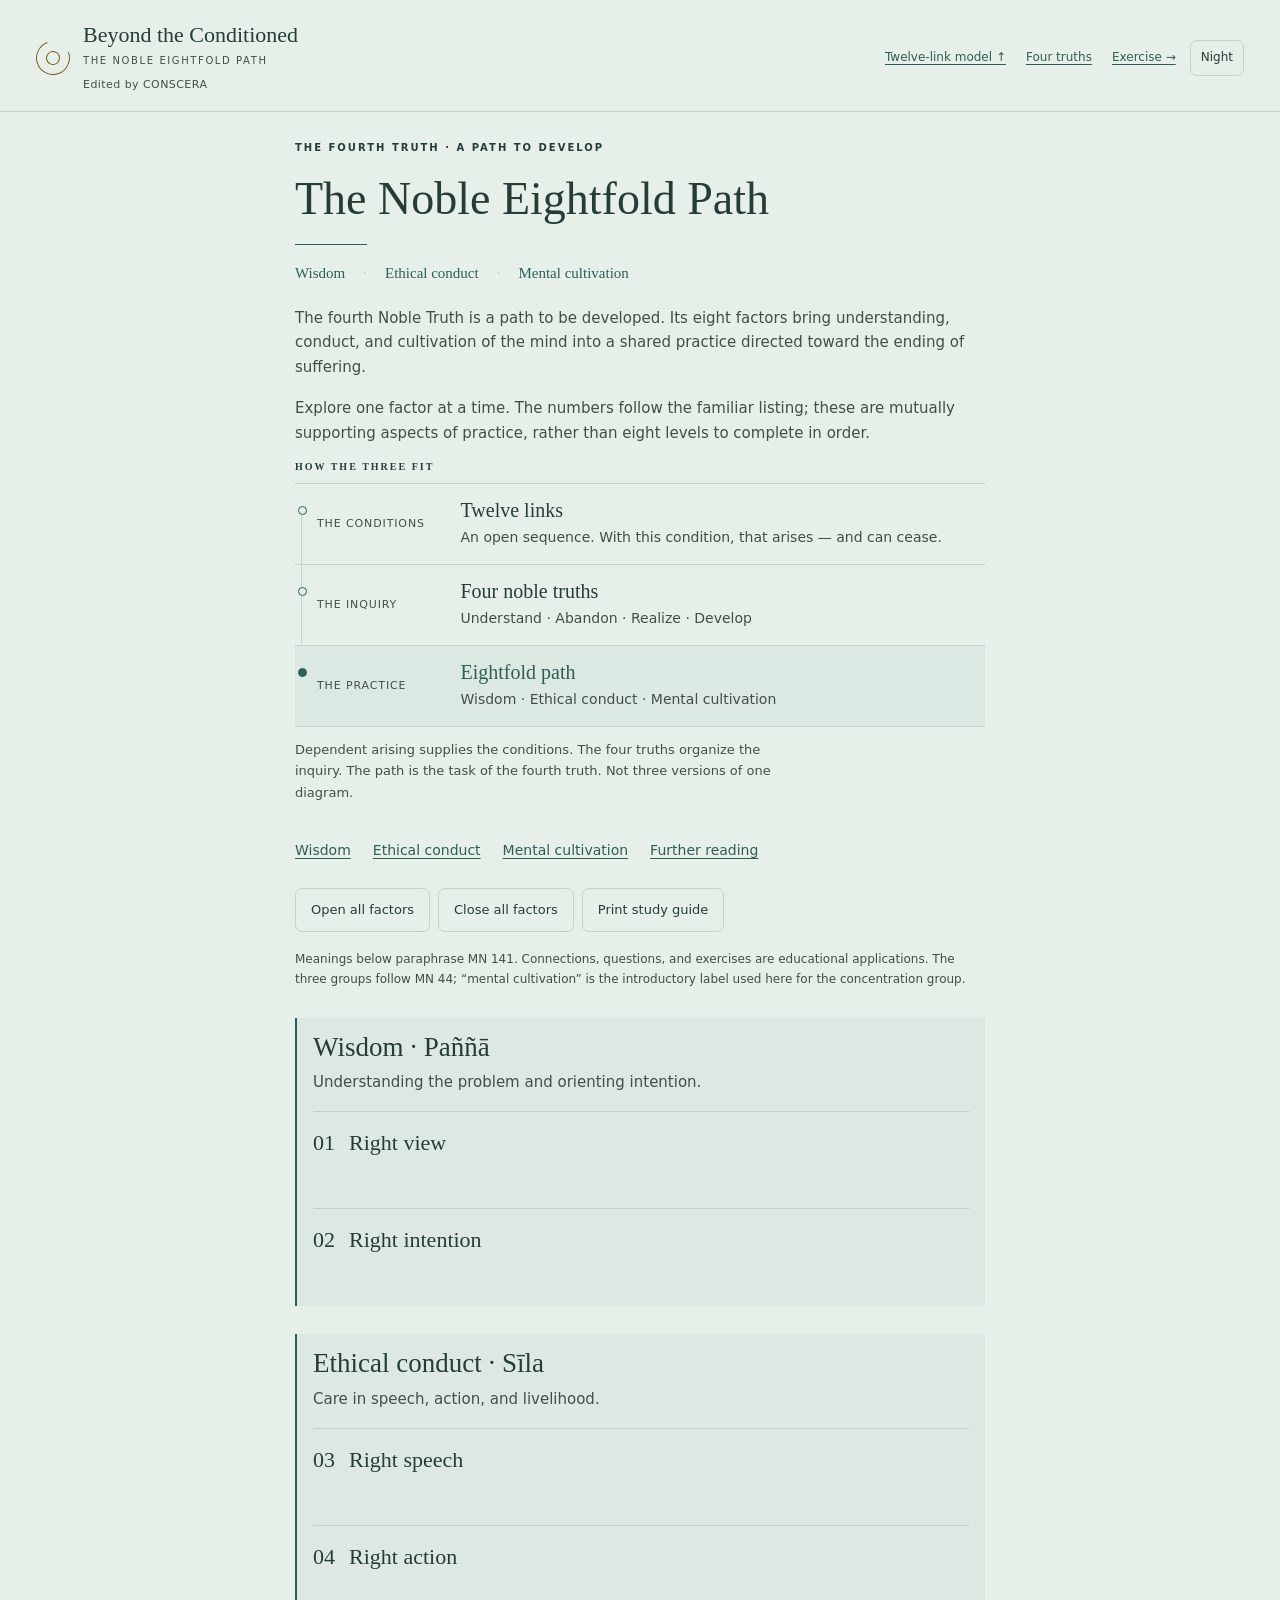
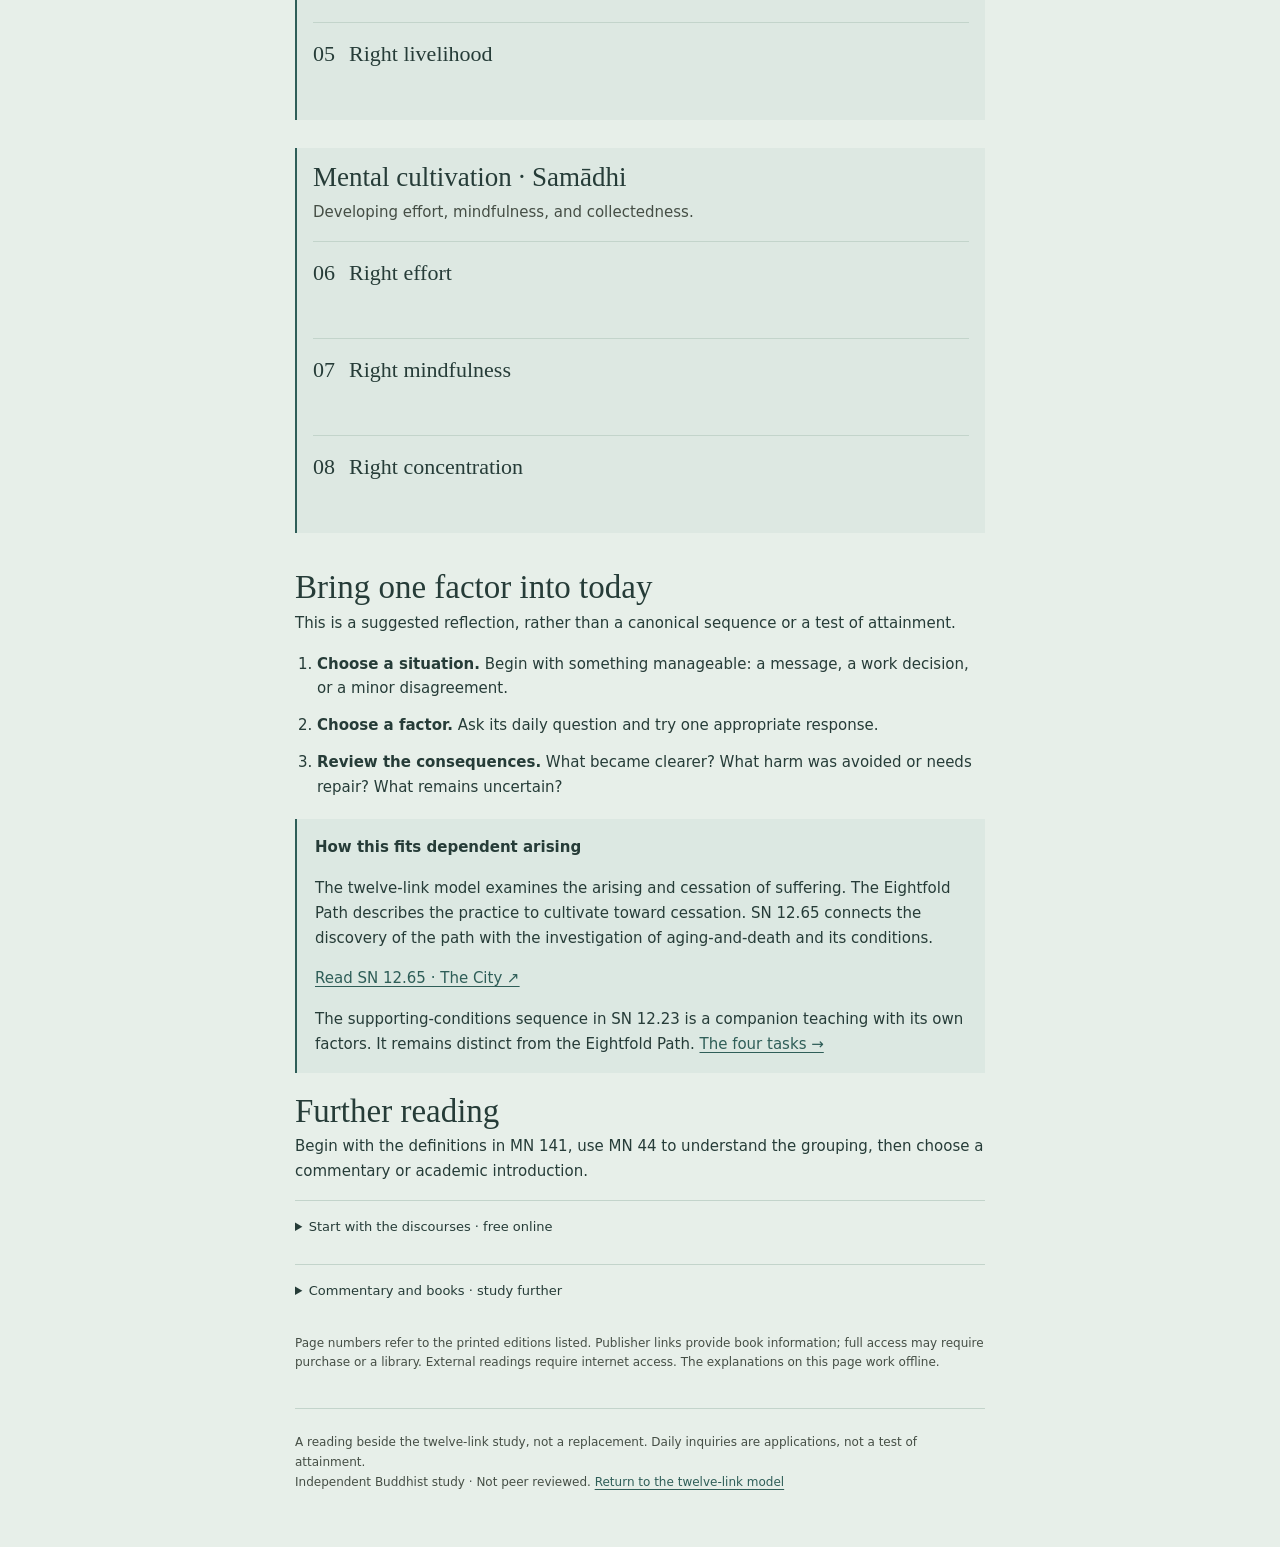
<file: eightfold/index.html>
<!DOCTYPE html>
<html lang="en" data-room="path">
<head>
<meta charset="utf-8">
<meta name="viewport" content="width=device-width, initial-scale=1">
<title>The Noble Eightfold Path · Beyond the Conditioned</title>
<meta name="description" content="Wisdom, ethical conduct, and mental cultivation. The eight factors beside the twelve-link study. Not a test of attainment.">
<meta name="theme-color" content="#e7efe9">
<meta name="color-scheme" content="light dark">
<meta name="robots" content="index, follow">
<link rel="canonical" href="https://beyondtheconditioned.org/eightfold/">
<link rel="icon" type="image/svg+xml" href="/favicon.svg">
<link rel="icon" type="image/png" sizes="32x32" href="/favicon-32.png">
<link rel="apple-touch-icon" href="/apple-touch-icon.png">
<link rel="manifest" href="/manifest.json">
<meta name="mobile-web-app-capable" content="yes">
<meta name="apple-mobile-web-app-capable" content="yes">
<meta name="apple-mobile-web-app-title" content="Beyond the Conditioned">
<meta name="apple-mobile-web-app-status-bar-style" content="default">
<meta property="og:title" content="The Noble Eightfold Path">
<meta property="og:description" content="Wisdom, ethical conduct, and mental cultivation. The eight factors beside the twelve-link study. Not a test of attainment.">
<meta property="og:type" content="website">
<meta property="og:url" content="https://beyondtheconditioned.org/eightfold/">
<meta property="og:image" content="https://beyondtheconditioned.org/og.jpg?v=20260919c">
<meta property="og:site_name" content="Beyond the Conditioned">
<link rel="stylesheet" href="/styles.css">
<script>(function(){try{var s=localStorage.getItem('btc-theme');var t=(s==='light'||s==='dark')?s:(window.matchMedia&&window.matchMedia('(prefers-color-scheme: dark)').matches?'dark':'light');document.documentElement.setAttribute('data-theme',t);}catch(e){}})();</script>
</head>
<body>
<a class="skip-link" href="#path-main">Skip to the path</a>
<header>
  <div class="brand">
    <div class="emblem" aria-hidden="true"></div>
    <div>
      <div class="brand-name">Beyond the Conditioned</div>
      <small>THE NOBLE EIGHTFOLD PATH</small>
      <div class="byline">Edited by CONSCERA</div>
    </div>
  </div>
  <nav class="header-actions" aria-label="Study navigation">
    <a class="header-reading" href="/">Twelve-link model ↑</a>
    <a class="header-reading" href="/truths/">Four truths</a>
    <a class="header-reading" href="/practice/">Exercise →</a>
    <button class="small" id="theme-toggle" type="button" aria-pressed="false" title="Paper is the default study palette. Switch to a night palette for low light.">Night</button>
  </nav>
</header>
<main class="workspace path-page" id="path-main" tabindex="-1">
  <p class="eyebrow">The fourth truth · a path to develop</p>
  <h1>The Noble Eightfold Path</h1>
  <p class="path-groups" aria-label="The three groups"><span>Wisdom</span><span>Ethical conduct</span><span>Mental cultivation</span></p>
  <p class="section-lead">The fourth Noble Truth is a path to be developed. Its eight factors bring understanding, conduct, and cultivation of the mind into a shared practice directed toward the ending of suffering.</p>
  <p class="section-lead">Explore one factor at a time. The numbers follow the familiar listing; these are mutually supporting aspects of practice, rather than eight levels to complete in order.</p>
  <section class="fit-map" id="how-they-fit" aria-labelledby="fit-title">
    <h2 id="fit-title" class="eyebrow">How the three fit</h2>
    <ol>
      <li>
        <a class="fit-row" href="/">
          <span class="fit-role">The conditions</span>
          <span class="fit-name">Twelve links</span>
          <span class="fit-does">An open sequence. With this condition, that arises — and can cease.</span>
        </a>
      </li>
      <li>
        <a class="fit-row" href="/truths/">
          <span class="fit-role">The inquiry</span>
          <span class="fit-name">Four noble truths</span>
          <span class="fit-does">Understand · Abandon · Realize · Develop</span>
        </a>
      </li>
      <li class="is-here">
        <div class="fit-row" aria-current="page">
          <span class="fit-role">The practice</span>
          <span class="fit-name">Eightfold path</span>
          <span class="fit-does">Wisdom · Ethical conduct · Mental cultivation</span>
        </div>
      </li>
    </ol>
    <p class="fit-note">Dependent arising supplies the conditions. The four truths organize the inquiry. The path is the task of the fourth truth. Not three versions of one diagram.</p>
  </section>
  <nav class="group-nav" aria-label="Study sections">
    <a href="#wisdom">Wisdom</a>
    <a href="#ethics">Ethical conduct</a>
    <a href="#cultivation">Mental cultivation</a>
    <a href="#further-reading">Further reading</a>
  </nav>
  <div class="path-tools" id="path-tools" hidden>
    <button id="path-expand" type="button">Open all factors</button>
    <button id="path-collapse" type="button">Close all factors</button>
    <button id="path-print" type="button">Print study guide</button>
  </div>
  <p class="review-note">Meanings below paraphrase MN 141. Connections, questions, and exercises are educational applications. The three groups follow MN 44; “mental cultivation” is the introductory label used here for the concentration group.</p>

  <section class="path-group" id="wisdom" aria-labelledby="wisdom-title">
    <h2 id="wisdom-title">Wisdom · Paññā</h2>
    <p class="group-lead">Understanding the problem and orienting intention.</p>
    <details class="witness path-factor" id="view">
      <summary><span class="truth-no">01</span> Right view</summary>
      <div class="witness-body">
        <p class="pali">Sammā-diṭṭhi</p>
        <p><strong>Meaning in MN 141.</strong> Knowing suffering, its origin, its cessation, and the path leading to cessation.</p>
        <p><strong>Connection to our study.</strong> The four truths orient the investigation of conditions. Understanding a reaction includes examining how it arose and what might sustain it.</p>
        <div class="path-practice"><p><strong>Daily inquiry:</strong> What am I taking for granted about this situation and what would resolve it?</p><p><strong>Try:</strong> Describe an encounter and then name your interpretation separately. Leave room for information you do not yet have.</p></div>
        <p class="factor-source"><a href="https://www.accesstoinsight.org/tipitaka/mn/mn.141.than.html" target="_blank" rel="noopener">Source: MN 141 · definition of right view ↗</a></p>
      </div>
    </details>
    <details class="witness path-factor" id="intention">
      <summary><span class="truth-no">02</span> Right intention</summary>
      <div class="witness-body">
        <p class="pali">Sammā-saṅkappa</p>
        <p><strong>Meaning in MN 141.</strong> Intentions of renunciation, goodwill, and harmlessness.</p>
        <p><strong>Connection to our study.</strong> Intention shapes our participation in an event. Renunciation invites examination of the demand to obtain or hold on; goodwill and harmlessness guide how we respond.</p>
        <div class="path-practice"><p><strong>Daily inquiry:</strong> What am I trying to accomplish, and is there a wish to hurt or dominate?</p><p><strong>Try:</strong> Before a difficult conversation, choose a constructive intention: to understand, clarify, or establish a boundary without retaliation.</p></div>
        <p class="factor-source"><a href="https://www.accesstoinsight.org/tipitaka/mn/mn.141.than.html" target="_blank" rel="noopener">Source: MN 141 · definition of right intention ↗</a></p>
      </div>
    </details>
  </section>

  <section class="path-group" id="ethics" aria-labelledby="ethics-title">
    <h2 id="ethics-title">Ethical conduct · Sīla</h2>
    <p class="group-lead">Care in speech, action, and livelihood.</p>
    <details class="witness path-factor" id="speech">
      <summary><span class="truth-no">03</span> Right speech</summary>
      <div class="witness-body">
        <p class="pali">Sammā-vācā</p>
        <p><strong>Meaning in MN 141.</strong> Refraining from false, divisive, harsh, and idle speech.</p>
        <p><strong>Connection to our study.</strong> Speech becomes a condition for what happens next between people. Careful communication can support trust and make clarification possible.</p>
        <div class="path-practice"><p><strong>Daily inquiry:</strong> Is this accurate, and what effect might saying it have?</p><p><strong>Try:</strong> Review an important message before sending it. Remove an unsupported accusation while preserving the point that needs to be addressed.</p></div>
        <p class="factor-source"><a href="https://www.accesstoinsight.org/tipitaka/mn/mn.141.than.html" target="_blank" rel="noopener">Source: MN 141 · definition of right speech ↗</a></p>
      </div>
    </details>
    <details class="witness path-factor" id="action">
      <summary><span class="truth-no">04</span> Right action</summary>
      <div class="witness-body">
        <p class="pali">Sammā-kammanta</p>
        <p><strong>Meaning in MN 141.</strong> Refraining from killing, taking what is not given, and sexual misconduct.</p>
        <p><strong>Connection to our study.</strong> Bodily conduct affects the conditions in which we and others live. Ethical restraint gives practical form to the intention to avoid harm.</p>
        <div class="path-practice"><p><strong>Daily inquiry:</strong> Does this action respect life, others’ possessions, and sexual boundaries?</p><p><strong>Try:</strong> Choose one concrete act of restraint or care. If you have caused harm, identify a responsible step toward repair.</p></div>
        <p class="factor-source"><a href="https://www.accesstoinsight.org/tipitaka/mn/mn.141.than.html" target="_blank" rel="noopener">Source: MN 141 · definition of right action ↗</a></p>
      </div>
    </details>
    <details class="witness path-factor" id="livelihood">
      <summary><span class="truth-no">05</span> Right livelihood</summary>
      <div class="witness-body">
        <p class="pali">Sammā-ājīva</p>
        <p><strong>Meaning in MN 141.</strong> Abandoning wrong livelihood and earning a living through right livelihood.</p>
        <p><strong>Connection to our study.</strong> Work repeatedly shapes our intentions and actions. Its ethical consequences deserve the same attention as our conduct elsewhere.</p>
        <div class="path-practice"><p><strong>Daily inquiry:</strong> Where does my work ask me to deceive, exploit, or contribute to harm?</p><p><strong>Try:</strong> Examine one task or decision within your influence. Identify a more honest or less harmful way to carry it out, acknowledging your practical constraints.</p></div>
        <p class="factor-source"><a href="https://www.accesstoinsight.org/tipitaka/mn/mn.141.than.html" target="_blank" rel="noopener">Source: MN 141 · definition of right livelihood ↗</a></p>
      </div>
    </details>
  </section>

  <section class="path-group" id="cultivation" aria-labelledby="cultivation-title">
    <h2 id="cultivation-title">Mental cultivation · Samādhi</h2>
    <p class="group-lead">Developing effort, mindfulness, and collectedness.</p>
    <details class="witness path-factor" id="effort">
      <summary><span class="truth-no">06</span> Right effort</summary>
      <div class="witness-body">
        <p class="pali">Sammā-vāyāma</p>
        <p><strong>Meaning in MN 141.</strong> Preventing unarisen unwholesome qualities, abandoning those present, developing unarisen wholesome qualities, and sustaining those present.</p>
        <p><strong>Connection to our study.</strong> The task includes both reducing harmful patterns and supporting beneficial ones. Effort has a direction, not merely an intensity.</p>
        <div class="path-practice"><p><strong>Daily inquiry:</strong> What am I repeatedly strengthening through attention and action?</p><p><strong>Try:</strong> Choose one condition to change: interrupt a rehearsal of hostility, or make time for a conversation that supports understanding.</p></div>
        <p class="factor-source"><a href="https://www.accesstoinsight.org/tipitaka/mn/mn.141.than.html" target="_blank" rel="noopener">Source: MN 141 · definition of right effort ↗</a></p>
      </div>
    </details>
    <details class="witness path-factor" id="mindfulness">
      <summary><span class="truth-no">07</span> Right mindfulness</summary>
      <div class="witness-body">
        <p class="pali">Sammā-sati</p>
        <p><strong>Meaning in MN 141.</strong> Attending to body, feelings, mind, and mental qualities with ardency, clear awareness, and mindfulness, setting aside greed and distress concerning the world.</p>
        <p><strong>Connection to our study.</strong> These four areas give attention a structure. In our daily inquiry, distinguishing feeling tone from interpretation helps us examine a response more carefully.</p>
        <div class="path-practice"><p><strong>Daily inquiry:</strong> What can I actually notice in the body, feeling tone, and present state of mind?</p><p><strong>Try:</strong> During an ordinary pause, notice bodily sensations, whether experience feels pleasant, unpleasant, or neutral, and the mind’s current tendency.</p></div>
        <p class="factor-source"><a href="https://www.accesstoinsight.org/tipitaka/mn/mn.141.than.html" target="_blank" rel="noopener">Source: MN 141 · definition of right mindfulness ↗</a></p>
      </div>
    </details>
    <details class="witness path-factor" id="concentration">
      <summary><span class="truth-no">08</span> Right concentration</summary>
      <div class="witness-body">
        <p class="pali">Sammā-samādhi</p>
        <p><strong>Meaning in MN 141.</strong> The four jhānas: meditative absorptions progressing toward equanimity and purity of mindfulness.</p>
        <p><strong>Connection to our study.</strong> Collectedness supports sustained examination. The discourse gives a specific meditative account that is fuller than ordinary task focus.</p>
        <div class="path-practice"><p><strong>Daily inquiry:</strong> What supports steadiness, and what repeatedly draws attention away?</p><p><strong>Try:</strong> Set aside a brief quiet period and gently return attention to a chosen object such as breathing. This introductory exercise supports steadiness; it is not a claim of jhāna attainment.</p></div>
        <p class="factor-source"><a href="https://www.accesstoinsight.org/tipitaka/mn/mn.141.than.html" target="_blank" rel="noopener">Source: MN 141 · definition of right concentration ↗</a></p>
      </div>
    </details>
  </section>

  <section class="path-reflection" aria-labelledby="reflection-title">
    <h2 id="reflection-title">Bring one factor into today</h2>
    <p>This is a suggested reflection, rather than a canonical sequence or a test of attainment.</p>
    <ol>
      <li><strong>Choose a situation.</strong> Begin with something manageable: a message, a work decision, or a minor disagreement.</li>
      <li><strong>Choose a factor.</strong> Ask its daily question and try one appropriate response.</li>
      <li><strong>Review the consequences.</strong> What became clearer? What harm was avoided or needs repair? What remains uncertain?</li>
    </ol>
    <div class="path-context">
      <p><strong>How this fits dependent arising</strong></p>
      <p>The twelve-link model examines the arising and cessation of suffering. The Eightfold Path describes the practice to cultivate toward cessation. SN 12.65 connects the discovery of the path with the investigation of aging-and-death and its conditions.</p>
      <p><a href="https://www.accesstoinsight.org/tipitaka/sn/sn12/sn12.065.than.html" target="_blank" rel="noopener">Read SN 12.65 · The City ↗</a></p>
      <p>The supporting-conditions sequence in SN 12.23 is a companion teaching with its own factors. It remains distinct from the Eightfold Path. <a href="/truths/">The four tasks →</a></p>
    </div>
  </section>

  <section class="further-reading" id="further-reading" aria-labelledby="reading-title">
    <h2 id="reading-title">Further reading</h2>
    <p>Begin with the definitions in MN 141, use MN 44 to understand the grouping, then choose a commentary or academic introduction.</p>
    <details class="witness">
      <summary>Start with the discourses · free online</summary>
      <div class="witness-body">
        <article class="reading-item"><h3>MN 141 · An Analysis of the Truths</h3><p class="reading-meta">Primary discourse · free online · Ṭhānissaro Bhikkhu, translator</p><p>Begin with the fourth truth and its explanation of each path factor. This is the principal source for the definitions on this page.</p><a href="https://www.accesstoinsight.org/tipitaka/mn/mn.141.than.html" target="_blank" rel="noopener">Read the discourse ↗</a></article>
        <article class="reading-item"><h3>MN 44 · The Shorter Set of Questions-and-Answers</h3><p class="reading-meta">Primary discourse · free online · Ṭhānissaro Bhikkhu, translator</p><p>Find Dhammadinnā’s explanation of how the eight factors are included within virtue, concentration, and discernment. These correspond to the three groups used here.</p><a href="https://www.accesstoinsight.org/tipitaka/mn/mn.044.than.html" target="_blank" rel="noopener">Read the grouping ↗</a></article>
        <article class="reading-item"><h3>SN 56.11 · Setting the Wheel of Dhamma in Motion</h3><p class="reading-meta">Primary discourse · free online · Ṭhānissaro Bhikkhu, translator</p><p>Places the path within the Four Noble Truths and identifies development as its task. Read this for the wider purpose of practice.</p><a href="https://www.accesstoinsight.org/tipitaka/sn/sn56/sn56.011.than.html" target="_blank" rel="noopener">Read the foundation ↗</a></article>
      </div>
    </details>
    <details class="witness">
      <summary>Commentary and books · study further</summary>
      <div class="witness-body">
        <article class="reading-item"><h3>Bhikkhu Bodhi · The Noble Eightfold Path: The Way to the End of Suffering</h3><p class="reading-meta">Theravāda exposition · free online</p><p>A sustained practical and doctrinal explanation. Begin with the introduction, then read the discussion of the factor you are exploring. Its explanations represent a Theravāda interpretive approach.</p><a href="https://www.accesstoinsight.org/lib/authors/bodhi/waytoend.html" target="_blank" rel="noopener">Read the exposition ↗</a></article>
        <article class="reading-item"><h3>Rupert Gethin · The Foundations of Buddhism</h3><p class="reading-meta">Academic introduction · Oxford University Press, 1998</p><p>Begin with Chapter 3, especially pp. 79–84, on the way leading to the cessation of suffering. Read alongside the discussion of the other truths in pp. 59–78.</p><a href="https://global.oup.com/academic/product/the-foundations-of-buddhism-9780192892232" target="_blank" rel="noopener">Publisher · book information ↗</a></article>
        <article class="reading-item"><h3>Peter Harvey · An Introduction to Buddhism</h3><p class="reading-meta">Academic introduction · Cambridge University Press, 2nd edition, 2013</p><p>Begin with Chapter 3, pp. 81–87, on the fourth true reality and the path. For its relationship with dependent arising, see pp. 65–72.</p><a href="https://www.cambridge.org/highereducation/books/an-introduction-to-buddhism/9CA7B749D45ABAAB372422AEEE863A97" target="_blank" rel="noopener">Publisher · book information ↗</a></article>
      </div>
    </details>
    <p class="review-note">Page numbers refer to the printed editions listed. Publisher links provide book information; full access may require purchase or a library. External readings require internet access. The explanations on this page work offline.</p>
  </section>

  <footer class="site-footer">
    <p>A reading beside the twelve-link study, not a replacement. Daily inquiries are applications, not a test of attainment.<br>
    Independent Buddhist study · Not peer reviewed. <a href="/">Return to the twelve-link model</a></p>
  </footer>
</main>

<script src="/eightfold.js"></script>
<script src="/pwa-register.js"></script>
</body>
</html>
</file>
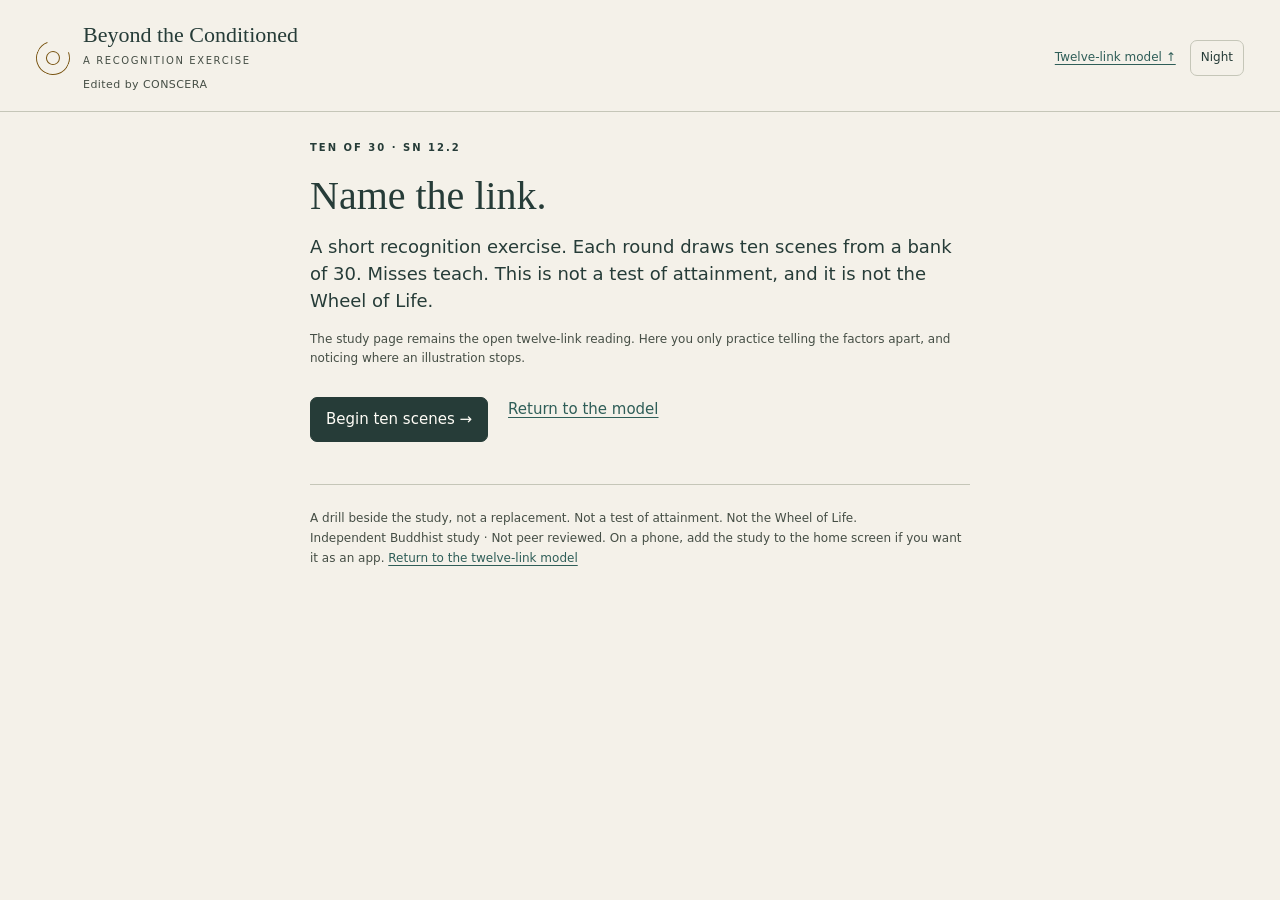
<file: practice/index.html>
<!DOCTYPE html>
<html lang="en">
<head>
<meta charset="utf-8">
<meta name="viewport" content="width=device-width, initial-scale=1">
<title>Name the link — a recognition exercise · Beyond the Conditioned</title>
<meta name="description" content="Ten short scenes, drawn from a bank of thirty, for telling the twelve links apart. Misses teach. Not a test of attainment, and not the Wheel of Life.">
<meta name="theme-color" content="#f4f1e9">
<meta name="color-scheme" content="light dark">
<meta name="robots" content="index, follow">
<link rel="canonical" href="https://beyondtheconditioned.org/practice/">
<link rel="icon" type="image/svg+xml" href="/favicon.svg">
<link rel="icon" type="image/png" sizes="32x32" href="/favicon-32.png">
<link rel="apple-touch-icon" href="/apple-touch-icon.png">
<link rel="manifest" href="/manifest.json">
<meta name="mobile-web-app-capable" content="yes">
<meta name="apple-mobile-web-app-capable" content="yes">
<meta name="apple-mobile-web-app-title" content="Beyond the Conditioned">
<meta name="apple-mobile-web-app-status-bar-style" content="default">
<meta property="og:title" content="Name the link — a recognition exercise">
<meta property="og:description" content="Ten short scenes, drawn from a bank of thirty, for telling the twelve links apart. Misses teach. Not a test of attainment, and not the Wheel of Life.">
<meta property="og:type" content="website">
<meta property="og:url" content="https://beyondtheconditioned.org/practice/">
<meta property="og:image" content="https://beyondtheconditioned.org/og.jpg?v=20260919c">
<meta property="og:site_name" content="Beyond the Conditioned">
<link rel="stylesheet" href="/styles.css">
<script>(function(){try{var s=localStorage.getItem('btc-theme');var t=(s==='light'||s==='dark')?s:(window.matchMedia&&window.matchMedia('(prefers-color-scheme: dark)').matches?'dark':'light');document.documentElement.setAttribute('data-theme',t);}catch(e){}})();</script>
</head>
<body>
<a class="skip-link" href="#practice-main">Skip to the exercise</a>
<header>
  <div class="brand">
    <div class="emblem" aria-hidden="true"></div>
    <div>
      <div class="brand-name">Beyond the Conditioned</div>
      <small>A RECOGNITION EXERCISE</small>
      <div class="byline">Edited by CONSCERA</div>
    </div>
  </div>
  <nav class="header-actions" aria-label="Study navigation">
    <a class="header-reading" href="/">Twelve-link model ↑</a>
    <button class="small" id="theme-toggle" type="button" aria-pressed="false" title="Paper is the default study palette. Switch to a night palette for low light.">Night</button>
  </nav>
</header>
<main class="workspace practice-page" id="practice-main" tabindex="-1">
  <div id="practice-root"></div>
  <footer class="site-footer">
    <p>A drill beside the study, not a replacement. Not a test of attainment. Not the Wheel of Life.<br>
    Independent Buddhist study · Not peer reviewed. On a phone, add the study to the home screen if you want it as an app. <a href="/">Return to the twelve-link model</a></p>
  </footer>
</main>
<div class="sr-only" id="practice-live" aria-live="polite"></div>

<script src="/practice.js"></script>
<script src="/pwa-register.js"></script>
</body>
</html>
</file>
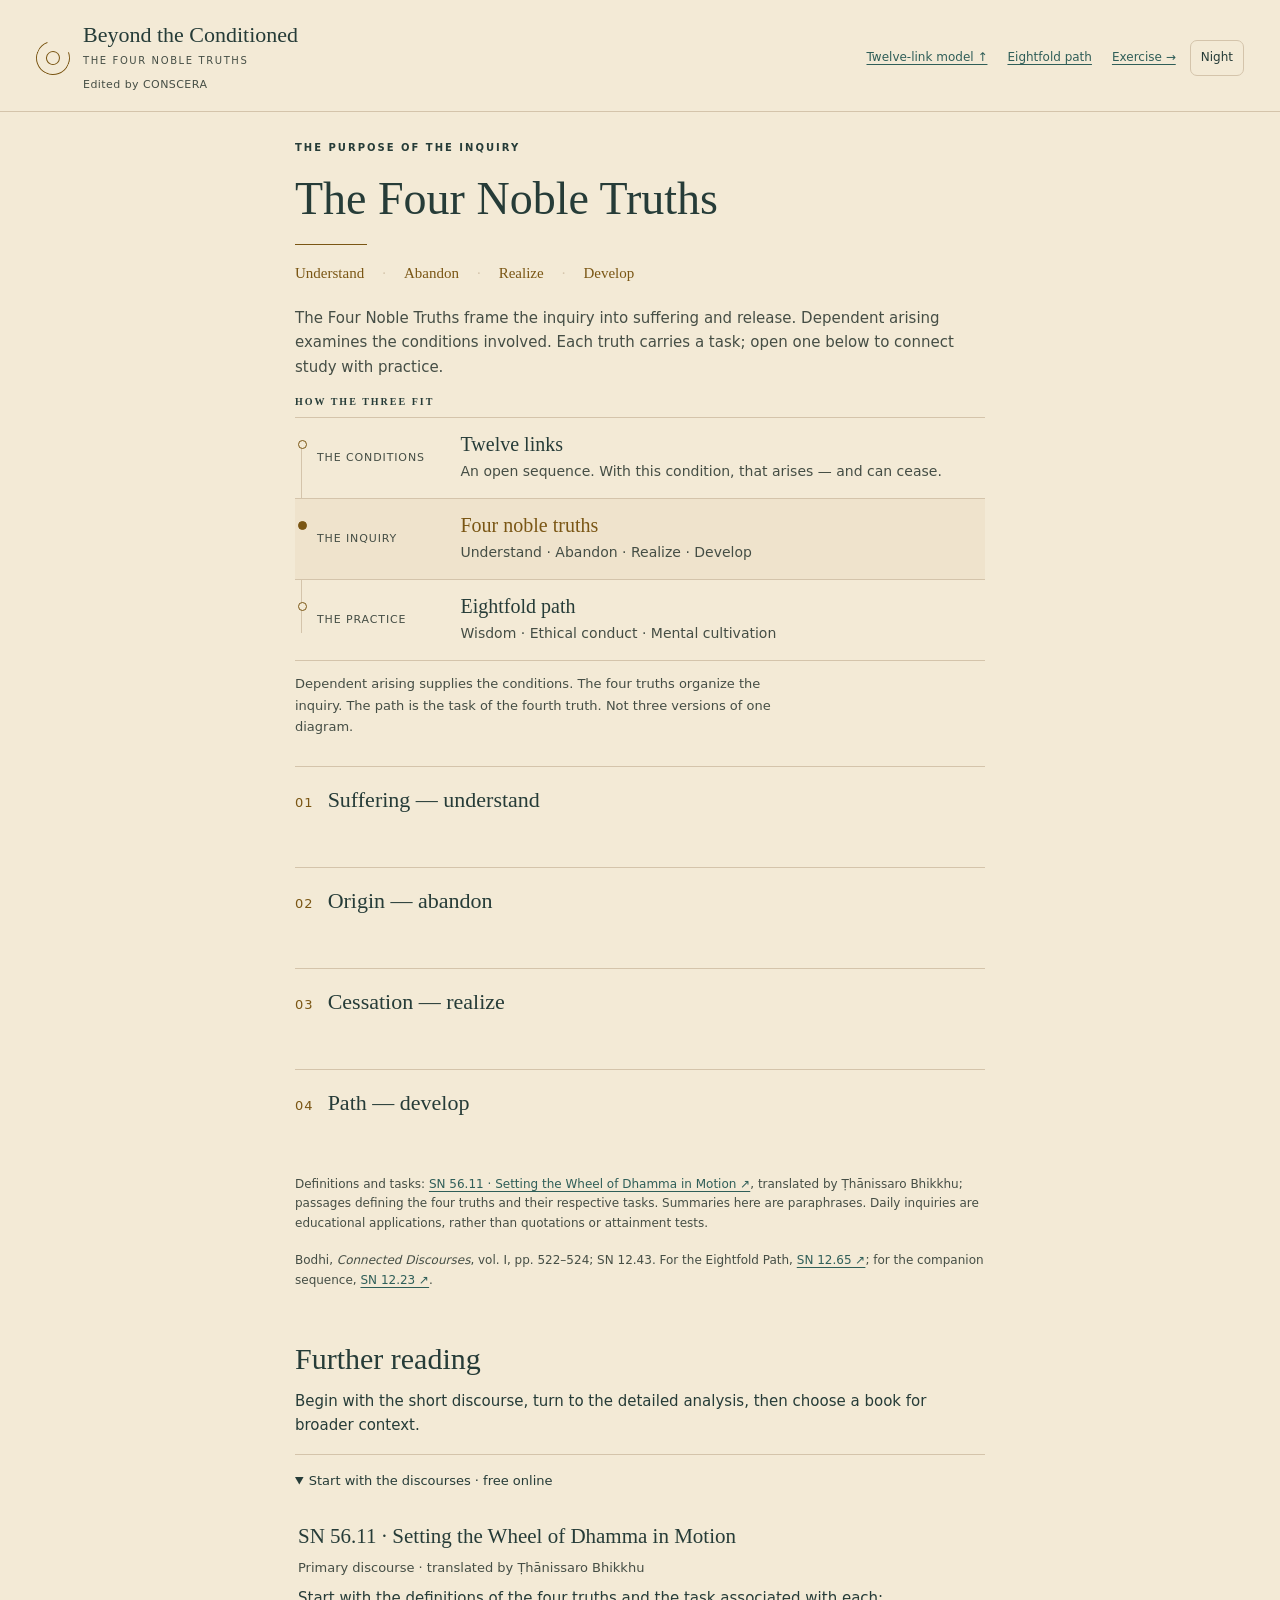
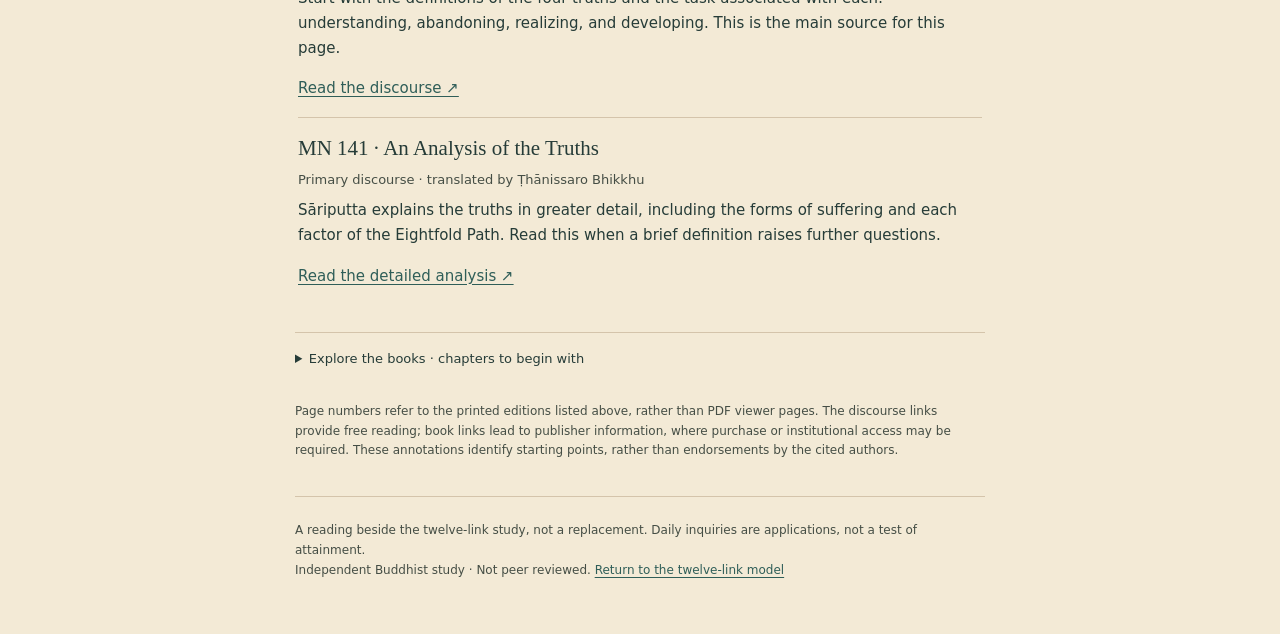
<file: truths/index.html>
<!DOCTYPE html>
<html lang="en" data-room="truths">
<head>
<meta charset="utf-8">
<meta name="viewport" content="width=device-width, initial-scale=1">
<title>The Four Noble Truths · Beyond the Conditioned</title>
<meta name="description" content="Understand, abandon, realize, develop. The four tasks beside the twelve-link study of dependent arising. Not a test of attainment.">
<meta name="theme-color" content="#f3ead6">
<meta name="color-scheme" content="light dark">
<meta name="robots" content="index, follow">
<link rel="canonical" href="https://beyondtheconditioned.org/truths/">
<link rel="icon" type="image/svg+xml" href="/favicon.svg">
<link rel="icon" type="image/png" sizes="32x32" href="/favicon-32.png">
<link rel="apple-touch-icon" href="/apple-touch-icon.png">
<link rel="manifest" href="/manifest.json">
<meta name="mobile-web-app-capable" content="yes">
<meta name="apple-mobile-web-app-capable" content="yes">
<meta name="apple-mobile-web-app-title" content="Beyond the Conditioned">
<meta name="apple-mobile-web-app-status-bar-style" content="default">
<meta property="og:title" content="The Four Noble Truths">
<meta property="og:description" content="Understand, abandon, realize, develop. The four tasks beside the twelve-link study of dependent arising. Not a test of attainment.">
<meta property="og:type" content="website">
<meta property="og:url" content="https://beyondtheconditioned.org/truths/">
<meta property="og:image" content="https://beyondtheconditioned.org/og.jpg?v=20260919c">
<meta property="og:site_name" content="Beyond the Conditioned">
<link rel="stylesheet" href="/styles.css">
<script>(function(){try{var s=localStorage.getItem('btc-theme');var t=(s==='light'||s==='dark')?s:(window.matchMedia&&window.matchMedia('(prefers-color-scheme: dark)').matches?'dark':'light');document.documentElement.setAttribute('data-theme',t);}catch(e){}})();</script>
</head>
<body>
<a class="skip-link" href="#truths-main">Skip to the four truths</a>
<header>
  <div class="brand">
    <div class="emblem" aria-hidden="true"></div>
    <div>
      <div class="brand-name">Beyond the Conditioned</div>
      <small>THE FOUR NOBLE TRUTHS</small>
      <div class="byline">Edited by CONSCERA</div>
    </div>
  </div>
  <nav class="header-actions" aria-label="Study navigation">
    <a class="header-reading" href="/">Twelve-link model ↑</a>
    <a class="header-reading" href="/eightfold/">Eightfold path</a>
    <a class="header-reading" href="/practice/">Exercise →</a>
    <button class="small" id="theme-toggle" type="button" aria-pressed="false" title="Paper is the default study palette. Switch to a night palette for low light.">Night</button>
  </nav>
</header>
<main class="workspace truths-page" id="truths-main" tabindex="-1">
  <p class="eyebrow">The purpose of the inquiry</p>
  <h1>The Four Noble Truths</h1>
  <p class="truths-tasks" aria-label="The four tasks"><span>Understand</span><span>Abandon</span><span>Realize</span><span>Develop</span></p>
  <p class="section-lead">The Four Noble Truths frame the inquiry into suffering and release. Dependent arising examines the conditions involved. Each truth carries a task; open one below to connect study with practice.</p>

  <section class="fit-map" id="how-they-fit" aria-labelledby="fit-title">
    <h2 id="fit-title" class="eyebrow">How the three fit</h2>
    <ol>
      <li>
        <a class="fit-row" href="/">
          <span class="fit-role">The conditions</span>
          <span class="fit-name">Twelve links</span>
          <span class="fit-does">An open sequence. With this condition, that arises — and can cease.</span>
        </a>
      </li>
      <li class="is-here">
        <div class="fit-row" aria-current="page">
          <span class="fit-role">The inquiry</span>
          <span class="fit-name">Four noble truths</span>
          <span class="fit-does">Understand · Abandon · Realize · Develop</span>
        </div>
      </li>
      <li>
        <a class="fit-row" href="/eightfold/">
          <span class="fit-role">The practice</span>
          <span class="fit-name">Eightfold path</span>
          <span class="fit-does">Wisdom · Ethical conduct · Mental cultivation</span>
        </a>
      </li>
    </ol>
    <p class="fit-note">Dependent arising supplies the conditions. The four truths organize the inquiry. The path is the task of the fourth truth. Not three versions of one diagram.</p>
  </section>

  <details class="witness truth-item">
    <summary><span class="truth-no">01</span> Suffering — understand</summary>
    <div class="witness-body">
      <p><strong>Dukkha.</strong> Birth, aging, death, separation, and frustrated wishes belong to the scope of suffering; the discourse summarizes it in the five clinging-aggregates.</p>
      <p><strong>In the model:</strong> the sequence ends with aging-and-death and the suffering named in the formula.</p>
      <p><strong>Daily inquiry:</strong> What is difficult here? Distinguish the event, feeling tone, and your interpretation. Understanding starts with attending honestly to experience.</p>
    </div>
  </details>
  <details class="witness truth-item">
    <summary><span class="truth-no">02</span> Origin — abandon</summary>
    <div class="witness-body">
      <p><strong>Samudaya.</strong> The discourse identifies craving leading to renewed existence: craving for sensual pleasure, becoming, and non-becoming.</p>
      <p><strong>In the model:</strong> craving belongs within a wider account of conditions, including ignorance, feeling, and clinging.</p>
      <p><strong>Daily inquiry:</strong> What am I demanding, pursuing, or holding tightly? Consider external circumstances too. The task concerns abandoning craving, with care for ordinary needs and appropriate action.</p>
    </div>
  </details>
  <details class="witness truth-item">
    <summary><span class="truth-no">03</span> Cessation — realize</summary>
    <div class="witness-body">
      <p><strong>Nirodha.</strong> Cessation is the complete fading and relinquishment of that craving.</p>
      <p><strong>In the model:</strong> the cessation view follows the ending of the sustaining conditions. Sensory experience continues in an awakened living person.</p>
      <p><strong>Daily inquiry:</strong> What changes when I stop feeding this particular demand? Temporary easing is something to investigate; full cessation is a deeper claim than a passing moment of calm.</p>
    </div>
  </details>
  <details class="witness truth-item">
    <summary><span class="truth-no">04</span> Path — develop</summary>
    <div class="witness-body">
      <p><strong>Magga.</strong> The path is the Noble Eightfold Path: right view, intention, speech, action, livelihood, effort, mindfulness, and concentration. <a href="/eightfold/">Read the eight factors →</a></p>
      <p><strong>In the model:</strong> understanding conditions belongs with ethical conduct and cultivation of the mind.</p>
      <p><strong>Daily inquiry:</strong> What response can I cultivate now? Clarify an assumption, speak carefully, set an appropriate boundary, or repair harm.</p>
      <p>The Upanisā sequence describes supporting conditions for liberation. It complements the Eightfold Path while retaining its distinct list of factors.</p>
    </div>
  </details>

  <p class="review-note">Definitions and tasks: <a href="https://www.accesstoinsight.org/tipitaka/sn/sn56/sn56.011.than.html" target="_blank" rel="noopener">SN 56.11 · Setting the Wheel of Dhamma in Motion ↗</a>, translated by Ṭhānissaro Bhikkhu; passages defining the four truths and their respective tasks. Summaries here are paraphrases. Daily inquiries are educational applications, rather than quotations or attainment tests.</p>
  <p class="review-note">Bodhi, <em>Connected Discourses</em>, vol. I, pp. 522–524; SN 12.43. For the Eightfold Path, <a href="https://www.accesstoinsight.org/tipitaka/sn/sn12/sn12.065.than.html" target="_blank" rel="noopener">SN 12.65 ↗</a>; for the companion sequence, <a href="https://www.accesstoinsight.org/tipitaka/sn/sn12/sn12.023.than.html" target="_blank" rel="noopener">SN 12.23 ↗</a>.</p>

  <section class="further-reading" id="further-reading" aria-labelledby="reading-title">
    <h2 id="reading-title">Further reading</h2>
    <p>Begin with the short discourse, turn to the detailed analysis, then choose a book for broader context.</p>
    <details class="witness" open>
      <summary>Start with the discourses · free online</summary>
      <div class="witness-body">
        <article class="reading-item">
          <h3>SN 56.11 · Setting the Wheel of Dhamma in Motion</h3>
          <p class="reading-meta">Primary discourse · translated by Ṭhānissaro Bhikkhu</p>
          <p>Start with the definitions of the four truths and the task associated with each: understanding, abandoning, realizing, and developing. This is the main source for this page.</p>
          <a href="https://www.accesstoinsight.org/tipitaka/sn/sn56/sn56.011.than.html" target="_blank" rel="noopener">Read the discourse ↗</a>
        </article>
        <article class="reading-item">
          <h3>MN 141 · An Analysis of the Truths</h3>
          <p class="reading-meta">Primary discourse · translated by Ṭhānissaro Bhikkhu</p>
          <p>Sāriputta explains the truths in greater detail, including the forms of suffering and each factor of the Eightfold Path. Read this when a brief definition raises further questions.</p>
          <a href="https://www.accesstoinsight.org/tipitaka/mn/mn.141.than.html" target="_blank" rel="noopener">Read the detailed analysis ↗</a>
        </article>
      </div>
    </details>
    <details class="witness">
      <summary>Explore the books · chapters to begin with</summary>
      <div class="witness-body">
        <article class="reading-item">
          <h3>Rupert Gethin · The Foundations of Buddhism</h3>
          <p class="reading-meta">Academic introduction · Oxford University Press, 1998</p>
          <p><strong>Begin:</strong> Chapter 3, “Four Truths: The Disease, the Cause, the Cure, the Medicine,” pp. 59–84.</p>
          <p>A structured introduction organized around suffering, its origin, nirvāṇa, and the path. A useful first book for understanding how the four truths fit together.</p>
          <a href="https://global.oup.com/academic/product/the-foundations-of-buddhism-9780192892232" target="_blank" rel="noopener">Publisher · book information ↗</a>
        </article>
        <article class="reading-item">
          <h3>Peter Harvey · An Introduction to Buddhism</h3>
          <p class="reading-meta">Academic introduction · Cambridge University Press, 2nd edition, 2013</p>
          <p><strong>Begin:</strong> Chapter 3, “Early Buddhist Teachings: The Four True Realities for the Spiritually Ennobled,” pp. 50–87. For the connection with dependent arising, focus on pp. 65–72.</p>
          <p>Helpful for terminology and the relationship between the four truths, conditionality, and the wider Buddhist path. Harvey’s chapter title reflects his translation approach.</p>
          <a href="https://www.cambridge.org/highereducation/books/an-introduction-to-buddhism/9CA7B749D45ABAAB372422AEEE863A97" target="_blank" rel="noopener">Publisher · book information ↗</a>
        </article>
        <article class="reading-item">
          <h3>Bhikkhu Bodhi · In the Buddha’s Words</h3>
          <p class="reading-meta">Translated discourse anthology · Wisdom Publications, 2005</p>
          <p><strong>Begin:</strong> Chapter IX, “Shining the Light of Wisdom,” especially the selections on the Four Noble Truths.</p>
          <p>A route into further primary texts, with introductions from a Theravāda perspective. Useful for studying the truths alongside dependent origination and other teachings on wisdom.</p>
          <a href="https://wisdomexperience.org/product/buddhas-words/" target="_blank" rel="noopener">Publisher · book information ↗</a>
        </article>
      </div>
    </details>
    <p class="review-note">Page numbers refer to the printed editions listed above, rather than PDF viewer pages. The discourse links provide free reading; book links lead to publisher information, where purchase or institutional access may be required. These annotations identify starting points, rather than endorsements by the cited authors.</p>
  </section>

  <footer class="site-footer">
    <p>A reading beside the twelve-link study, not a replacement. Daily inquiries are applications, not a test of attainment.<br>
    Independent Buddhist study · Not peer reviewed. <a href="/">Return to the twelve-link model</a></p>
  </footer>
</main>

<script src="/truths.js"></script>
<script src="/pwa-register.js"></script>
</body>
</html>
</file>
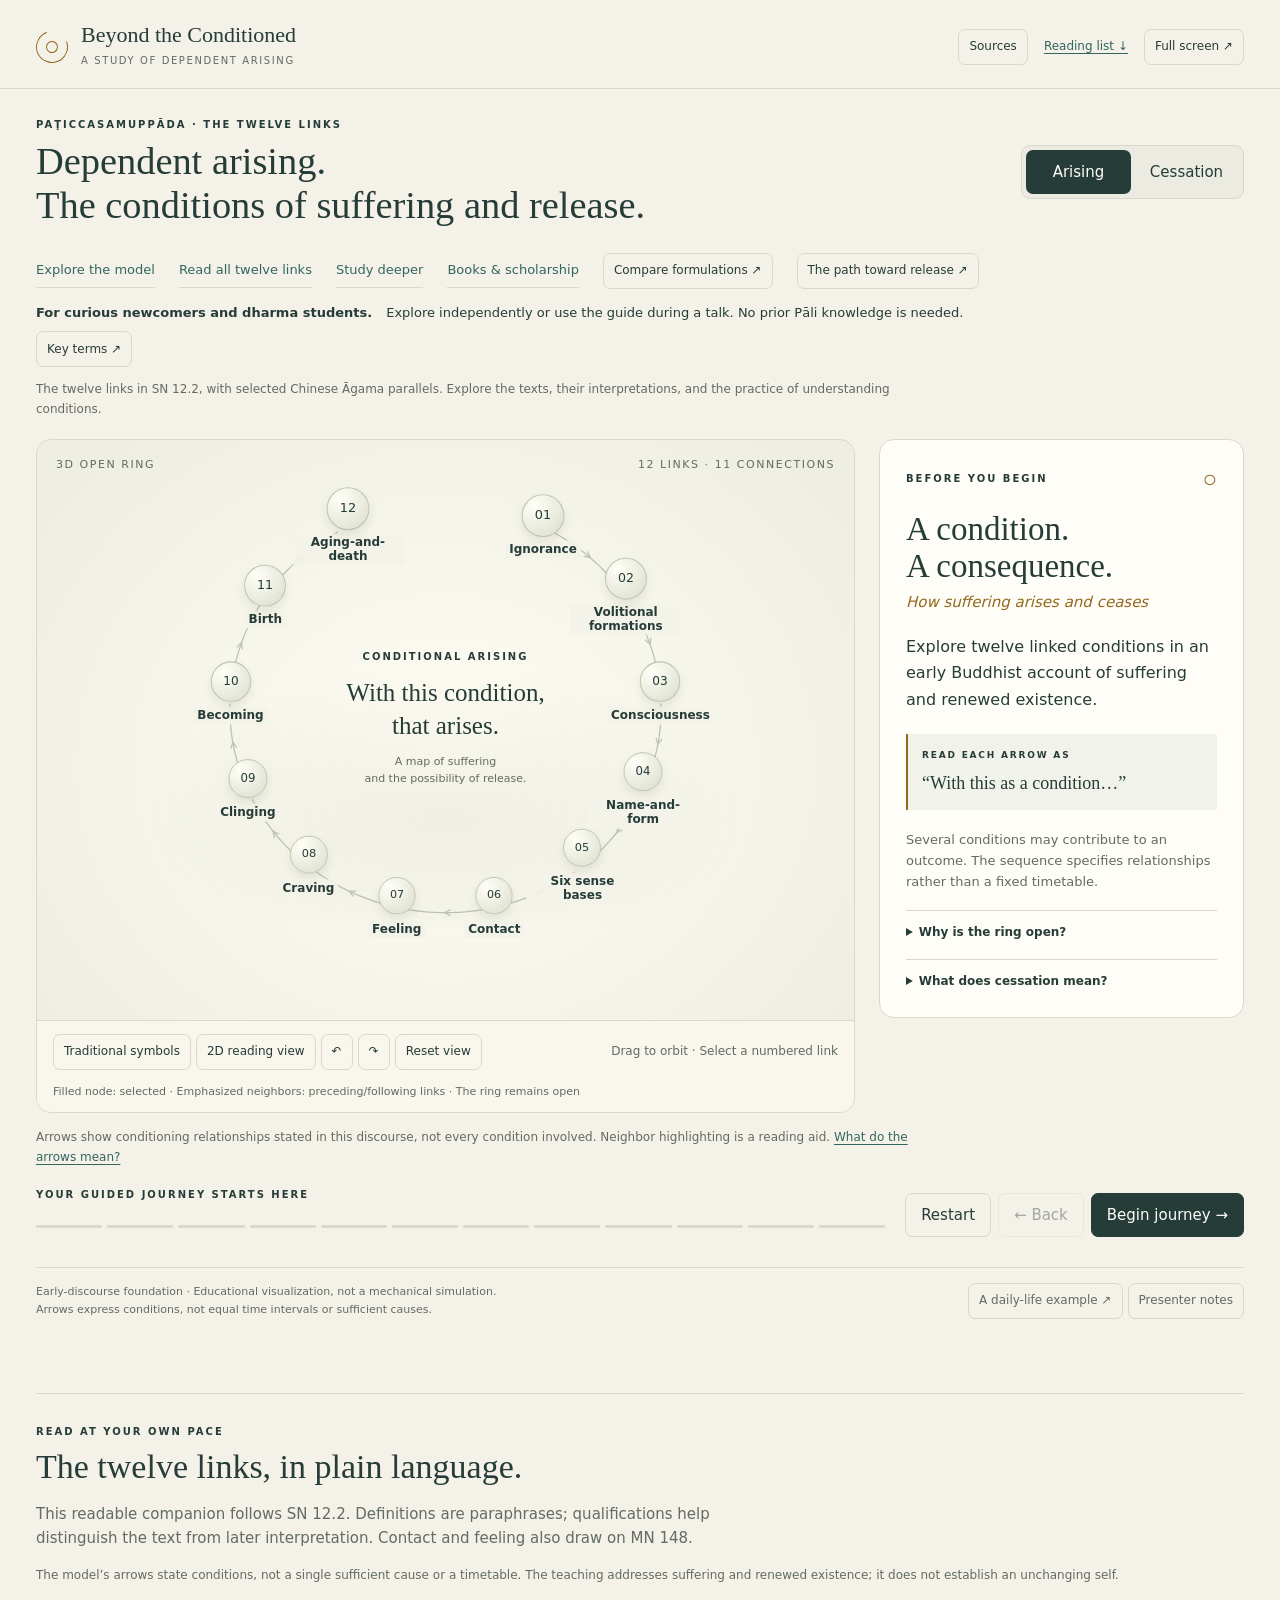
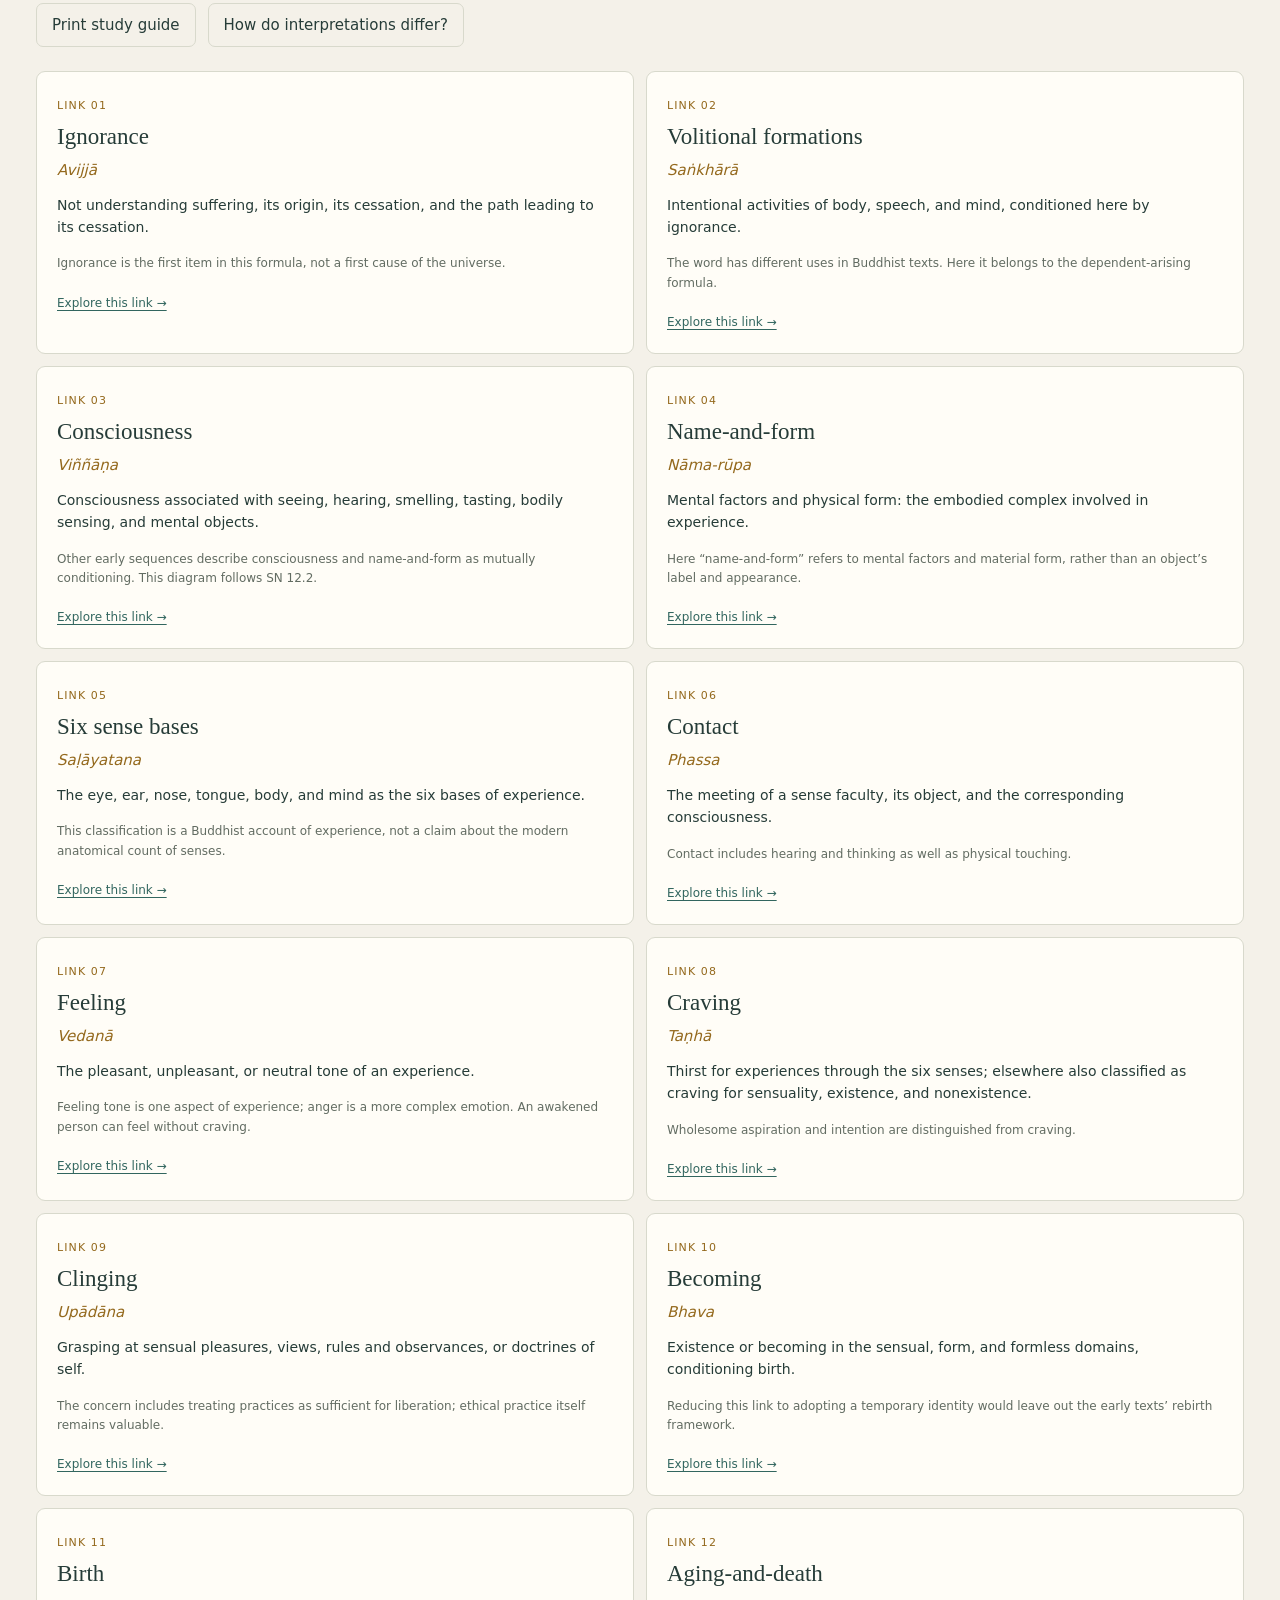
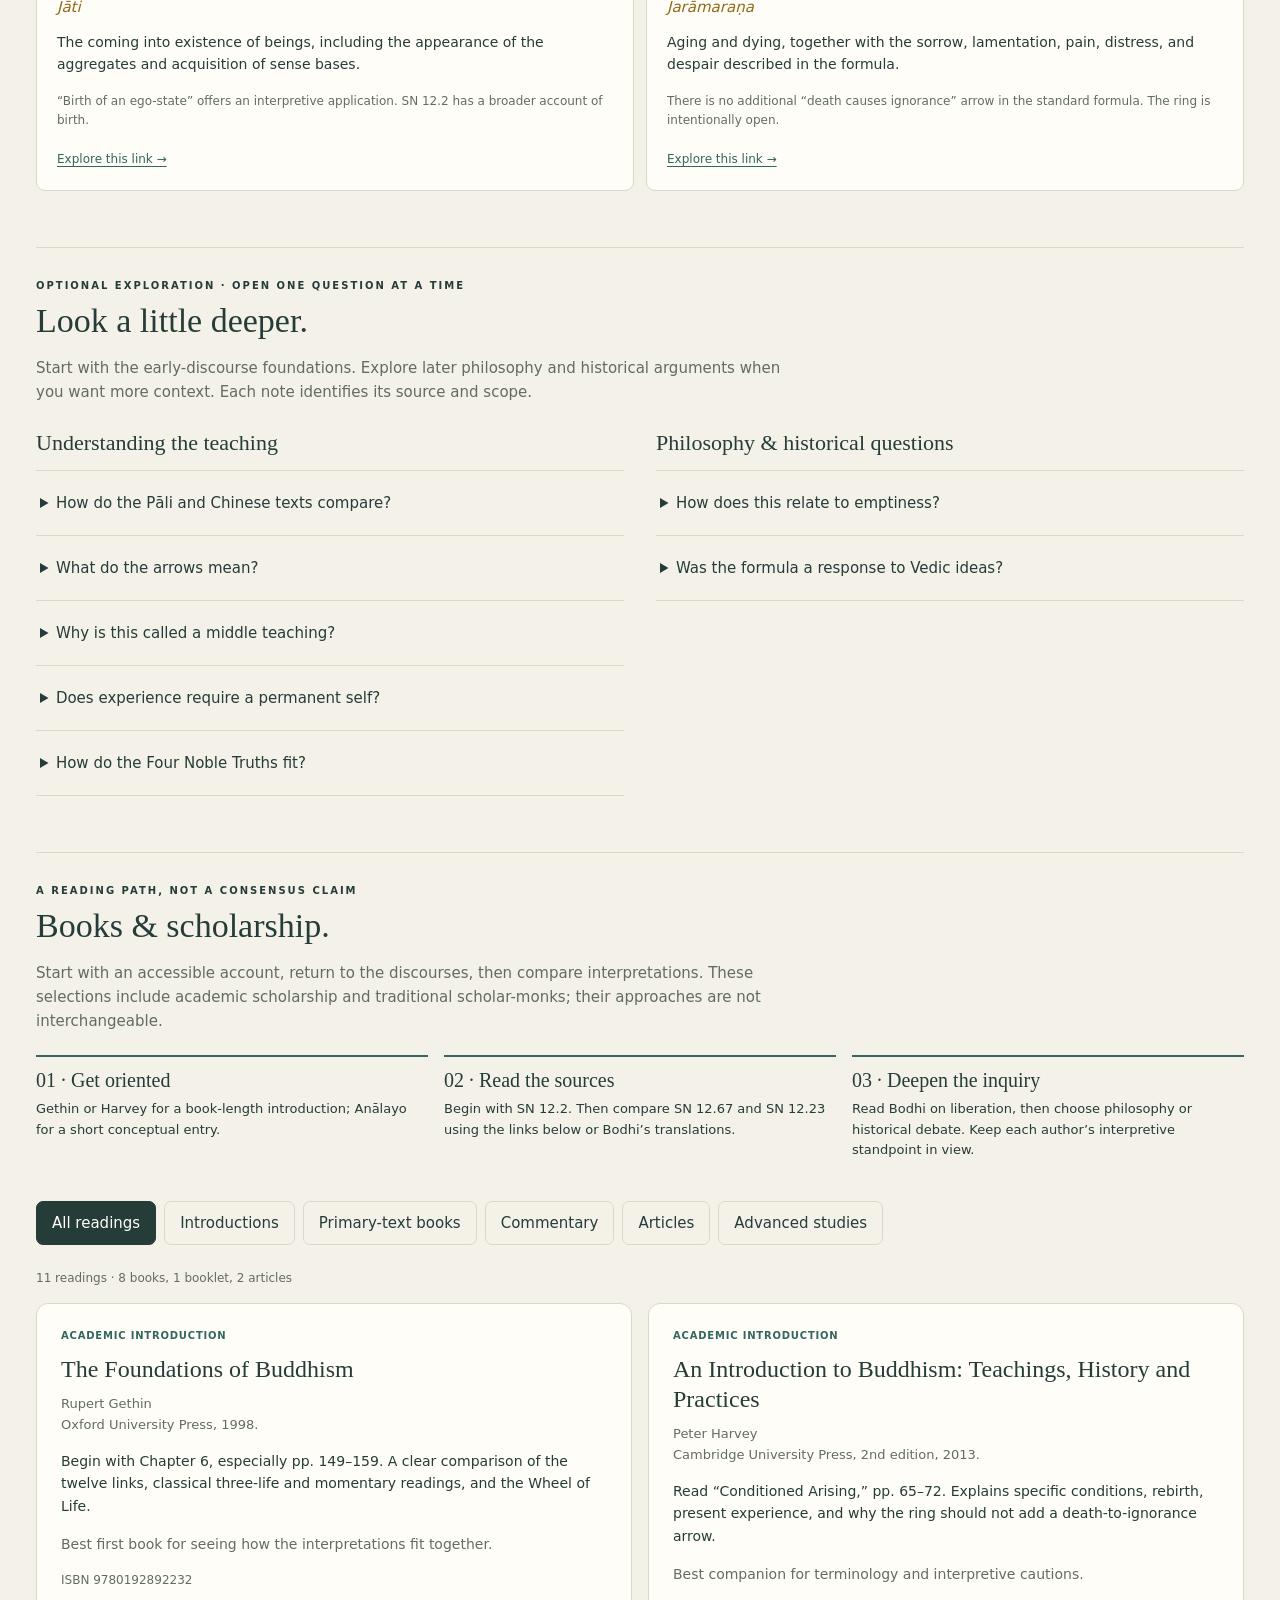
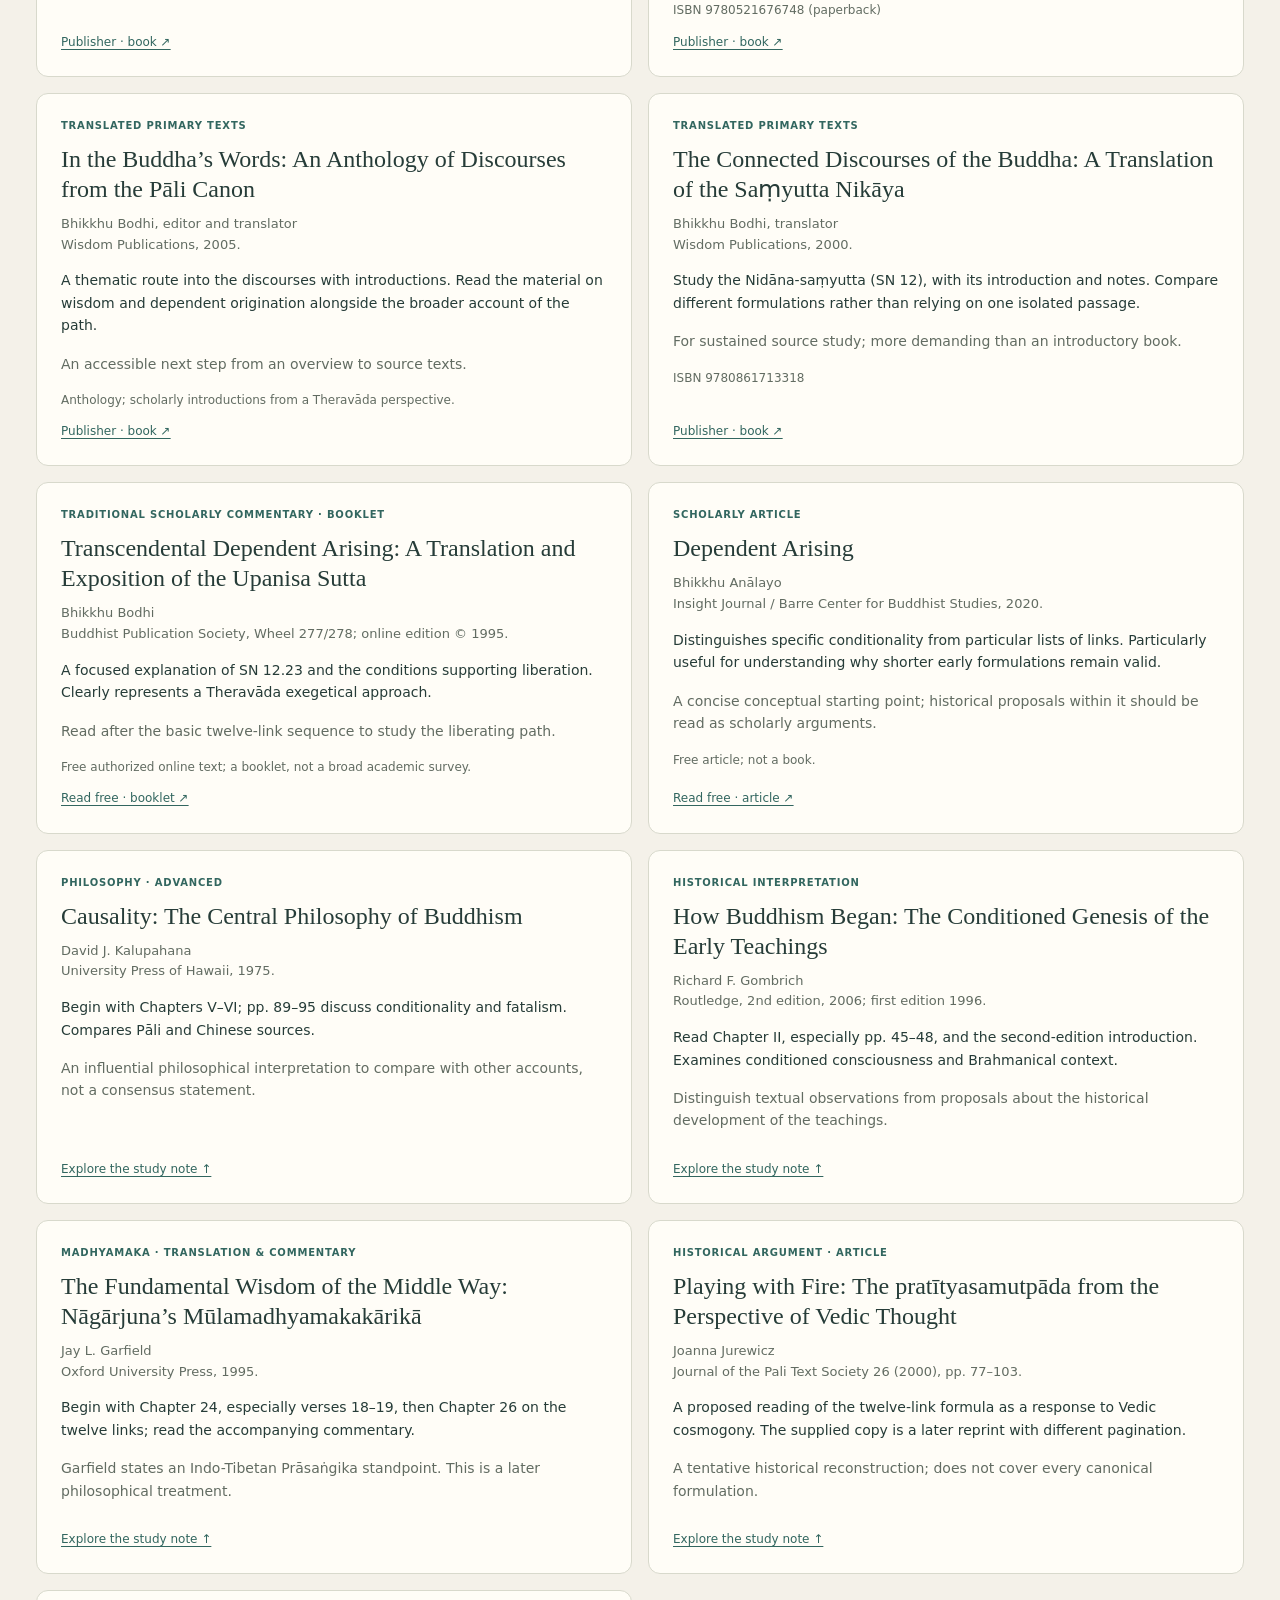
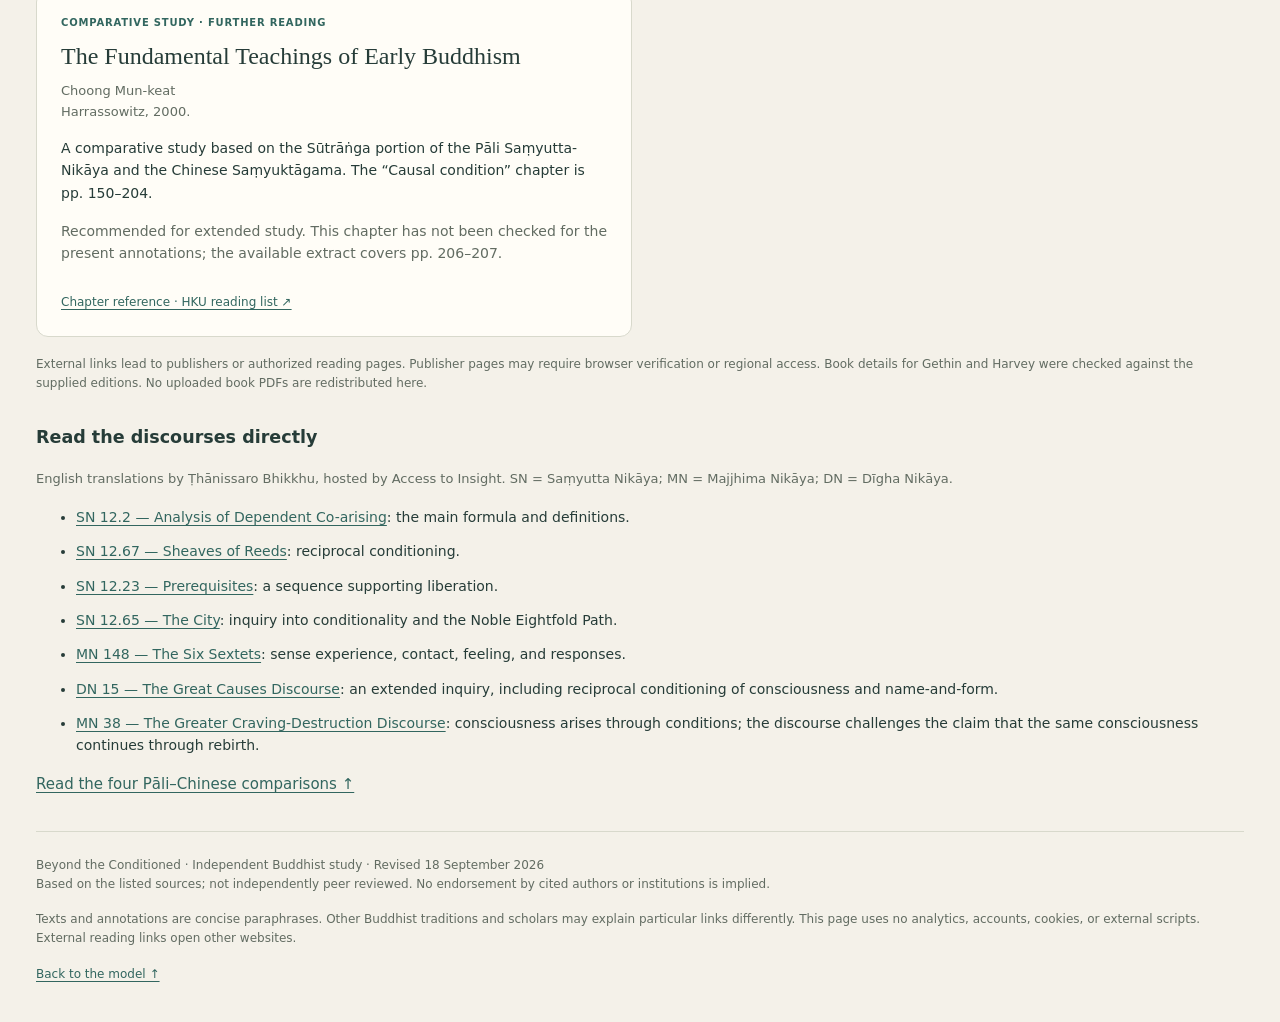
<file: attachments/dependent-arising_final.html>
<!doctype html>
<html lang="en">
<head>
<meta charset="utf-8"><meta name="viewport" content="width=device-width,initial-scale=1">
<title>Beyond the Conditioned — Dependent Arising</title>
<meta name="description" content="Explore the twelve links of dependent arising through an interactive model, a readable study guide, and an annotated scholarly reading list. Grounded in early Buddhist discourses.">
<meta name="theme-color" content="#f4f1e9">
<meta property="og:title" content="Beyond the Conditioned — Dependent Arising">
<meta property="og:description" content="Understand the twelve links, conditional arising and cessation, with sources and further reading.">
<meta property="og:type" content="website">
<meta property="og:site_name" content="Beyond the Conditioned">
<meta property="og:url" content="https://beyondtheconditioned.com/">
<link rel="canonical" href="https://beyondtheconditioned.com/">
<style>
:root{--paper:#f4f1e9;--ink:#263c38;--muted:#626c62;--line:#d8d9cc;--gold:#94691d;--goldwash:#e9dfc5;--sage:#32665f;--white:#fffdf7;--accent:var(--gold);color-scheme:light;font:15px/1.6 system-ui,-apple-system,BlinkMacSystemFont,"Segoe UI",sans-serif}*{box-sizing:border-box}body{margin:0;background:var(--paper);color:var(--ink)}button,a,input{touch-action:manipulation}button{font:inherit;color:inherit;cursor:pointer;background:none;border:1px solid var(--line);border-radius:7px;padding:9px 15px;min-height:44px}button:hover{background:#eae8de}button:focus-visible,a:focus-visible,input:focus-visible{outline:3px solid var(--sage);outline-offset:4px}button:disabled{opacity:.4;cursor:default}button.primary,button[aria-pressed=true]{background:var(--ink);color:var(--white);border-color:var(--ink)}button.small{font-size:12px;padding:7px 10px;min-height:36px}a{color:var(--sage);text-underline-offset:3px}header{padding:22px 36px 17px;border-bottom:1px solid var(--line);display:flex;justify-content:space-between;gap:20px;align-items:center}.brand{display:flex;align-items:center;gap:13px}.emblem{width:32px;height:32px;border:1px solid var(--gold);border-radius:50%;border-top-color:transparent;transform:rotate(25deg);position:relative}.emblem:after{content:"";position:absolute;inset:9px;border:1px solid var(--gold);border-radius:50%}.eyebrow{font-size:10px;letter-spacing:.2em;text-transform:uppercase;font-weight:650}.brand-name{font:20px Georgia,serif;line-height:1.15}.brand small{font-size:10px;letter-spacing:.16em;color:var(--muted)}.header-actions{display:flex;gap:8px;align-items:center}.workspace{max-width:1600px;margin:auto;padding:28px 36px}.introline{display:flex;justify-content:space-between;align-items:end;gap:20px;margin-bottom:25px}h1{font:clamp(28px,3vw,43px)/1.15 Georgia,serif;font-weight:400;margin:6px 0 0}p{margin:0 0 16px}.segmented{display:flex;border:1px solid var(--line);border-radius:9px;padding:4px;gap:3px;background:#ecebe2}.segmented button{border:0;min-width:105px}.layout{display:grid;grid-template-columns:minmax(0,1fr) 365px;gap:24px;align-items:start}.visual{position:relative;border:1px solid var(--line);border-radius:15px;background:radial-gradient(ellipse at 50% 48%,#fffdf4 0%,#eeeee2 85%);overflow:hidden}.scene{height:580px;position:relative;touch-action:pan-y}.scene canvas{position:absolute;inset:0;width:100%;height:100%;pointer-events:none}.node-layer{position:absolute;inset:0}.node{position:absolute;transform:translate(-50%,-50%);display:flex;flex-direction:column;gap:5px;align-items:center;padding:0;border:0;min-height:0;width:112px;background:none!important;line-height:1.15;z-index:2}.node .orb{width:38px;height:38px;display:grid;place-items:center;border:1px solid #bfc4af;border-radius:50%;background:radial-gradient(circle at 30% 25%,#fffef8,#d9deca);box-shadow:0 5px 9px #34443818;color:var(--ink);font-size:12px;transition:background .3s,box-shadow .3s}.node .label{font-size:12px;font-weight:550;background:#f5f3e9e8;padding:2px 4px;border-radius:3px;max-width:112px;color:var(--ink)}.node[aria-pressed=true] .orb{background:radial-gradient(circle at 30% 25%,#d1ab5b,#8c641e);color:#fffdf7;border-color:#997023;box-shadow:0 0 0 6px #b58a3520,0 5px 14px #6d552c35}.ceased .node[aria-pressed=true] .orb{background:radial-gradient(circle at 30% 25%,#71a199,#245b53);border-color:var(--sage)}.node.past .orb{background:#e4d7b5;border-color:#ae985d}.ceased .node.past .orb{background:#eef1e8;border-style:dashed;border-color:#8b9e94}.center-copy{position:absolute;left:50%;top:48%;transform:translate(-50%,-50%);width:205px;pointer-events:none;text-align:center}.center-copy .center-title{font:25px/1.3 Georgia,serif;margin:12px 0}.center-copy .center-sub{font-size:11px;color:var(--muted);line-height:1.5}.viewbar{padding:13px 16px;border-top:1px solid var(--line);display:flex;justify-content:space-between;align-items:center;gap:8px;flex-wrap:wrap;background:#f8f6ed}.viewtools{display:flex;gap:5px;align-items:center}.hint{font-size:11px;color:var(--muted)}.scene-top{position:absolute;left:19px;right:19px;top:16px;display:flex;justify-content:space-between;pointer-events:none;z-index:3}.scene-top span{font-size:10px;text-transform:uppercase;letter-spacing:.14em;color:var(--muted)}.panel{background:var(--white);border:1px solid var(--line);border-radius:15px;overflow:hidden}.panel-inner{padding:26px}.panel-top{display:flex;align-items:center;justify-content:space-between}.counter{font:24px Georgia,serif;color:var(--gold)}h2{font:33px/1.14 Georgia,serif;font-weight:400;margin:18px 0 4px}.pali{color:var(--gold);font-style:italic;margin-bottom:20px}.definition{font-size:16px;line-height:1.65;min-height:80px}.relation{background:#f1f2e9;border-left:2px solid var(--accent);padding:14px;margin:20px 0}.relation .eyebrow{font-size:9px;margin-bottom:8px}.relation p{font:18px/1.45 Georgia,serif;margin:0}.note{font-size:13px;color:var(--muted)}.source-link{font-size:11px}.panel details{border-top:1px solid var(--line);padding-top:12px;margin-top:17px;font-size:13px}.panel summary{cursor:pointer;font-size:12px;font-weight:600}.panel details p{margin:12px 0 0}.journeybar{margin-top:20px;display:grid;grid-template-columns:1fr auto;gap:20px;align-items:center}.steps{display:flex;gap:5px;margin-top:8px}.steps button{height:6px;min-height:16px;border:0;padding:5px 0;border-radius:0;flex:1;position:relative;background:none!important}.steps button:after{content:"";position:absolute;left:0;right:0;top:6px;height:3px;background:var(--line);border-radius:2px}.steps button.done:after{background:var(--accent)}.journey-actions{display:flex;gap:7px}.bottom{display:flex;justify-content:space-between;gap:18px;align-items:center;margin-top:24px;border-top:1px solid var(--line);padding-top:15px;font-size:11px;color:var(--muted)}.bottom button{white-space:nowrap}.reading{display:none;padding:58px 18px 24px;grid-template-columns:repeat(3,minmax(0,1fr));gap:10px}.reading button{text-align:left;background:#faf9f0;min-height:75px;font-size:13px}.reading button span{display:block;font-size:11px;margin-bottom:4px}.reading button[aria-pressed=true]{background:var(--ink)}.readmode .scene{height:auto;min-height:450px}.readmode canvas,.readmode .node-layer,.readmode .center-copy{display:none}.readmode .reading{display:grid}.readmode .orbit-control{display:none}.toast{font-size:12px;color:var(--sage);min-height:18px}.sr-only{position:absolute;width:1px;height:1px;margin:-1px;overflow:hidden;clip:rect(0,0,0,0)}dialog{border:1px solid var(--line);border-radius:17px;padding:0;background:var(--white);color:var(--ink);width:min(720px,calc(100% - 28px));max-height:88vh;box-shadow:0 20px 100px #20372c35}dialog::backdrop{background:#18332e66;backdrop-filter:blur(5px)}.modalhead{padding:20px 26px;border-bottom:1px solid var(--line);display:flex;justify-content:space-between;align-items:center;gap:15px}.modalhead h2{font-size:25px;margin:0}.modalbody{padding:25px 30px}dialog h3{font:23px Georgia,serif;margin:10px 0 15px}dialog li{margin-bottom:13px}dialog p{font-size:14px}dialog .eyebrow{margin-bottom:12px}.example-track{display:flex;flex-wrap:wrap;gap:8px;margin:22px 0}.example-track span{padding:9px 12px;background:#eeeee3;border-radius:7px;font-size:12px}.example-track .active{background:var(--goldwash)}.example-options{display:flex;gap:10px;flex-wrap:wrap}.example-result{padding:20px;border-left:2px solid var(--sage);background:#eef2ea;margin-top:20px;min-height:140px}.comparison{display:grid;grid-template-columns:1fr 1fr;gap:16px;margin:20px 0}.comparison section{background:#f0f1e8;border-radius:10px;padding:18px}.comparison h3{font-size:21px}.noscript{padding:30px}body.ceased{--accent:var(--sage)}@media(min-width:1450px){.scene{height:660px}.layout{grid-template-columns:minmax(0,1fr) 400px}}@media(max-width:1050px){header{padding:18px 22px}.workspace{padding:24px 22px}.layout{grid-template-columns:minmax(0,1fr) 325px;gap:16px}.panel-inner{padding:22px}.node{width:88px}.node .label{font-size:11px;max-width:88px}.scene{height:560px}.center-copy{width:155px}.center-copy .center-title{font-size:21px}}@media(max-width:820px){.layout{grid-template-columns:1fr}.scene{height:540px}.panel-inner{padding:24px}.definition{min-height:0}.panel details{margin-top:12px}.introline{align-items:start}.introline h1{font-size:32px}.segmented button{min-width:80px;padding:8px 12px}.node{width:100px}.center-copy{width:185px}.center-copy .center-title{font-size:24px}}@media(max-width:480px){header{padding:16px}.brand-name{font-size:18px}.header-actions .fullscreen{display:none}.brand small{font-size:8px}.workspace{padding:22px 14px}.introline{flex-direction:column;gap:18px}.introline h1{font-size:32px}.segmented{width:100%}.segmented button{flex:1}.scene{height:500px}.node{width:78px}.node .label{font-size:10px;max-width:78px}.node .orb{width:32px;height:32px}.center-copy{width:134px}.center-copy .center-title{font-size:20px}.center-copy .center-sub,.center-copy .eyebrow{display:none}.center-copy{width:115px}.center-copy .center-title{font-size:19px}.scene-top span{font-size:8px}.viewbar{padding:12px;gap:12px}.journeybar{grid-template-columns:1fr}.journey-actions{justify-content:space-between}.journey-actions button{flex:1}.bottom{align-items:start;flex-direction:column}.reading{grid-template-columns:repeat(2,minmax(0,1fr))}.comparison{grid-template-columns:1fr}.modalbody{padding:20px}.modalhead{padding:17px}.modalhead h2{font-size:22px}}@media(prefers-reduced-motion:reduce){*{transition:none!important;scroll-behavior:auto!important}}@media print{header,.viewbar,.journeybar,.bottom,.segmented{display:none}.layout{display:block}.visual{display:none}.panel{border:0}.workspace{padding:0}}

/* Publication edition: readable sources, accessible controls, and study navigation. */
html{scroll-behavior:smooth;scroll-padding-top:20px}.skip-link{position:fixed;top:-100px;left:15px;padding:12px;background:var(--white);z-index:1000}.skip-link:focus{top:10px}.header-reading{font-size:12px;padding:8px;white-space:nowrap}.section-nav{display:flex;flex-wrap:wrap;align-items:center;gap:12px 24px;margin:0 0 14px}.section-nav a{font-size:13px;text-decoration:none;border-bottom:1px solid var(--line);padding:6px 0}.scope-line{font-size:12px;color:var(--muted);max-width:900px;margin-bottom:20px}.cessation-banner{border-left:3px solid var(--sage);padding:13px 17px;background:#e7ede3;font-size:13px;margin-bottom:20px}.cessation-banner[hidden]{display:none}.scene-top span{font-size:11px}.node .label{font-size:12px}.node .orb{min-width:40px;min-height:40px}.hint{font-size:12px}.panel .distinction{border-left:2px solid var(--line);padding-left:12px;margin:15px 0;font-size:13px;color:var(--muted)}.panel .distinction strong{display:block;color:var(--ink);font-size:11px;letter-spacing:.06em;margin-bottom:5px}.panel .definition-label{font-size:10px;text-transform:uppercase;letter-spacing:.12em;color:var(--muted);margin-bottom:7px}.panel-tools{display:flex;gap:8px;margin-top:15px;flex-wrap:wrap}.steps button{min-height:32px}.steps button:after{top:14px}.viewtools{flex-wrap:wrap}.section-block{margin-top:56px;padding-top:30px;border-top:1px solid var(--line);scroll-margin-top:20px}.section-block h2{font-size:34px;margin:8px 0 15px}.section-lead{color:var(--muted);max-width:760px;font-size:15px}.reading-route{display:grid;grid-template-columns:repeat(3,minmax(0,1fr));gap:16px;margin:22px 0}.reading-route div{border-top:2px solid var(--sage);padding-top:12px}.reading-route strong{display:block;font:20px Georgia,serif;margin-bottom:7px}.reading-route p{font-size:13px}.book-grid{display:grid;grid-template-columns:repeat(2,minmax(0,1fr));gap:16px}.book{padding:24px;border:1px solid var(--line);border-radius:12px;background:var(--white);display:flex;flex-direction:column}.book h3{font:24px/1.25 Georgia,serif;margin:10px 0}.book .bib{font-size:13px;color:var(--muted);margin-bottom:14px}.book p{font-size:14px}.book .access{font-size:12px;margin-top:auto;padding-top:12px}.book .tag{font-size:10px;font-weight:650;letter-spacing:.08em;color:var(--sage);text-transform:uppercase}.book-filter{display:flex;gap:8px;flex-wrap:wrap;margin:24px 0}.book[hidden]{display:none}.reading-count{font-size:12px;color:var(--muted);margin-bottom:15px}.book .locate{font-size:12px;color:var(--muted)}.text-guide{display:grid;grid-template-columns:repeat(2,minmax(0,1fr));gap:12px;margin:24px 0}.text-guide article{padding:20px;background:var(--white);border:1px solid var(--line);border-radius:9px}.text-guide h3{font:23px Georgia,serif;margin:8px 0}.text-guide p{font-size:14px}.text-guide .pali{margin-bottom:12px}.text-guide .guide-number{font-size:11px;color:var(--gold);letter-spacing:.1em}.text-guide .distinction{font-size:12px;color:var(--muted)}.text-guide a{font-size:12px}.guide-actions{display:flex;gap:12px;margin-top:18px;flex-wrap:wrap}.source-register{margin:30px 0}.source-register li{margin-bottom:12px;font-size:14px}.site-footer{font-size:12px;color:var(--muted);border-top:1px solid var(--line);padding:24px 0 10px;margin-top:35px}.path-list{padding-left:22px}.path-list li{font-size:14px;margin-bottom:9px}.path-group{border-left:2px solid var(--sage);padding:13px 16px;background:#eef2ea;margin:14px 0}.path-group strong{display:block}.legend{font-size:11px;color:var(--muted);padding:0 16px 12px;background:#f8f6ed}.meta-scope{font-size:12px;color:var(--muted)}.panel .counter small{font:12px system-ui;color:var(--muted)}
@media(max-width:1050px){.node .label{font-size:11px}.scene-top span{font-size:10px}}
@media(max-width:820px){.journeybar{position:sticky;bottom:0;background:var(--paper);border-top:1px solid var(--line);padding:12px 0;z-index:300;box-shadow:0 -7px 18px #263c380a}.section-nav{gap:12px 18px}.scope-line{font-size:12px}.journeybar .steps{display:none}.journeybar{grid-template-columns:1fr}.journey-actions button{flex:1}.journeybar #progress-label{font-size:10px}.header-actions{flex-wrap:wrap;justify-content:end}}
@media(max-width:480px){header{align-items:start;gap:8px}.header-actions{max-width:95px;gap:3px}.header-reading{font-size:11px;padding:4px}.scene{height:540px}.node .label{font-size:11px}.node{width:88px}.node .orb{min-width:36px;min-height:36px}.center-copy{width:104px}.center-copy .center-title{font-size:18px}.scene-top span{font-size:9px}.center-copy .eyebrow,.center-copy .center-sub{display:none}.reading-route,.book-grid,.text-guide{grid-template-columns:1fr}.book{padding:20px}.section-block{margin-top:36px}.section-block h2{font-size:29px}.journeybar{gap:7px}.journey-actions button{font-size:12px;padding:9px 8px;min-height:44px}.bottom .viewtools{width:100%}.bottom button{white-space:normal}.header-actions button.small{min-height:36px}}
@media(prefers-reduced-motion:reduce){html{scroll-behavior:auto}}
@media print{.introline,.section-nav,.scope-line,.cessation-banner,.layout,.toast,.site-footer button,.book-filter,.guide-actions,.skip-link,.text-guide a{display:none!important}.section-block{margin-top:20px}.book-grid,.text-guide{display:block}.book,.text-guide article{break-inside:avoid;margin:12px 0}.book[hidden]{display:block!important}.section-block{border:0}a{color:#222}.section-block p{font-size:11pt}.book:after{content:attr(data-print-url);font-size:9pt;overflow-wrap:anywhere}}


.audience{display:flex;gap:8px 14px;align-items:center;flex-wrap:wrap;font-size:13px;max-width:1000px;margin:0 0 13px}.audience strong{font-weight:600}.node.distant .orb{box-shadow:none;filter:saturate(.2);opacity:.5}.node.distant .label{font-weight:400;color:#606b5c}.node.near .orb{border:2px solid var(--accent);box-shadow:0 0 0 4px #a68f4420}.neighbors{display:grid;grid-template-columns:1fr 1fr;gap:12px;margin:0 0 21px;padding:12px 0;border-top:1px solid var(--line);border-bottom:1px solid var(--line)}.neighbors span{font-size:10px;color:var(--muted)}.neighbors strong{display:block;font-size:12px;color:var(--ink);margin-top:4px}.reading button.near{border:2px solid var(--accent)}.term-help{margin-bottom:14px}.layer-nav{display:flex;flex-wrap:wrap;gap:6px;margin:18px 0}.layer-content{background:#f0f2e9;border-left:3px solid var(--sage);padding:20px;min-height:220px}.layer-content h3{margin:0 0 15px}.layer-content p:last-child{margin-bottom:0}.step-pills{display:grid;grid-template-columns:repeat(6,1fr);gap:7px;margin:17px 0}.step-pills button{padding:8px;min-width:0;font-size:13px}.path-controls{display:flex;justify-content:space-between;gap:10px;margin-top:18px}.modal-status{font-size:12px;color:var(--sage)}.glossary-list dt{font-weight:600;margin:17px 0 4px}.glossary-list dd{margin:0;font-size:14px;color:var(--muted)}.compare-table{width:100%;border-collapse:collapse;font-size:13px;margin:20px 0}.compare-table th,.compare-table td{padding:12px 9px;text-align:left;border-bottom:1px solid var(--line);vertical-align:top}.reciprocal{display:flex;align-items:center;gap:14px;justify-content:center;padding:25px 10px;background:#edf1e8;border-radius:9px;margin:18px 0;font:20px Georgia,serif}.reciprocal span{text-align:center}.symbol-grid{display:grid;grid-template-columns:1fr 1fr;gap:10px}.symbol-grid div{padding:14px;background:#f0f1e8;border-radius:8px;font-size:13px}.symbol-grid strong{display:block}.scenario-select{width:100%;font:inherit;padding:12px;margin:0 0 18px;border:1px solid var(--line);background:var(--white);color:var(--ink);border-radius:7px}.review-note{font-size:12px;color:var(--muted);margin-top:17px}.modalhead{position:sticky;top:0;background:var(--white);z-index:2}.modalbody{overflow-wrap:anywhere}@media(max-width:480px){.step-pills{grid-template-columns:repeat(6,1fr)}.step-pills button{padding:5px}.symbol-grid{grid-template-columns:1fr}.reciprocal{font-size:17px;gap:8px}.compare-table{font-size:12px}.compare-table th,.compare-table td{padding:9px 5px}}@media print{.audience,.term-help{display:none}}

.book{min-width:0;overflow-wrap:anywhere}.study-group{min-width:0}.study-body{overflow-wrap:anywhere}.study-layout{display:grid;grid-template-columns:1fr 1fr;gap:32px;margin-top:26px}.study-group>h3{font:22px Georgia,serif;margin:0 0 14px}.study-topic{border-top:1px solid var(--line)}.study-topic:last-child{border-bottom:1px solid var(--line)}.study-topic summary{cursor:pointer;padding:20px 4px;font-size:15px;min-height:48px}.study-topic summary:focus-visible{outline:3px solid var(--sage);outline-offset:2px}.study-topic[open] summary{color:var(--sage);font-weight:600}.study-body{padding:0 4px 22px;font-size:14px;max-width:68ch}.study-body .eyebrow{color:var(--gold);margin-bottom:12px}.study-body .review-note{border-top:1px solid var(--line);padding-top:12px}.study-body h4{font:19px Georgia,serif;margin:22px 0 12px}.arrow-note{max-width:900px;font-size:12px;color:var(--muted);margin:15px 0 0}.truth-list{margin:18px 0}.truth-list dt{font-weight:600;margin-top:12px}.truth-list dd{margin:2px 0 0;color:var(--muted)}.study-actions{display:flex;gap:8px;flex-wrap:wrap}.study-body a{overflow-wrap:anywhere}@media(max-width:820px){.study-layout{grid-template-columns:1fr;gap:28px}}@media print{.study-layout{display:block}.study-topic .study-body{display:block!important}.study-topic{break-inside:avoid}.study-actions{display:none}}
.witness{border-top:1px solid var(--line);margin-top:12px}.witness summary{font-size:13px;padding:15px 0}.witness-body{padding:0 3px 16px}.witness-body h4{font:17px Georgia,serif;margin:16px 0 8px}.brand-name{font-size:22px}h1{font-size:clamp(27px,3vw,40px);max-width:850px}.introline{align-items:center}@media(max-width:480px){header{flex-wrap:wrap;gap:12px}.brand-name{font-size:22px}.header-actions{width:100%;display:flex;flex-direction:row;justify-content:space-between;align-items:center}.introline h1{font-size:29px}}@media print{.witness-body{display:block!important}}
</style>
</head>
<body>
<a class="skip-link" href="#main">Skip to study content</a>
<header><div class="brand"><div class="emblem" aria-hidden="true"></div><div><div class="brand-name">Beyond the Conditioned</div><small>A STUDY OF DEPENDENT ARISING</small></div></div><nav class="header-actions" aria-label="Presentation tools"><button class="small" id="sources">Sources</button><a class="header-reading" href="#further-reading">Reading list ↓</a><button class="small fullscreen" id="fullscreen">Full screen ↗</button></nav></header>
<main class="workspace" id="main" tabindex="-1">
<div class="introline"><div><div class="eyebrow">Paṭiccasamuppāda · The twelve links</div><h1>Dependent arising.<br>The conditions of suffering and release.</h1></div><div class="segmented" aria-label="View of dependent arising"><button id="arising" aria-pressed="true">Arising</button><button id="cessation" aria-pressed="false">Cessation</button></div></div>
<nav class="section-nav" aria-label="Study sections"><a href="#explore">Explore the model</a><a href="#study-guide">Read all twelve links</a><a href="#study-deeper">Study deeper</a><a href="#further-reading">Books & scholarship</a><button class="small" id="formulations">Compare formulations ↗</button><button class="small" id="path">The path toward release ↗</button></nav>
<p class="audience"><strong>For curious newcomers and dharma students.</strong> Explore independently or use the guide during a talk. No prior Pāli knowledge is needed. <button class="small" id="glossary">Key terms ↗</button></p><p class="scope-line">The twelve links in SN 12.2, with selected Chinese Āgama parallels. Explore the texts, their interpretations, and the practice of understanding conditions.</p>
<div class="cessation-banner" id="cessation-banner" hidden><strong>Cessation is not sensory shutdown.</strong> An awakened living person still experiences contact and feeling. This view illustrates the ending of the conditions sustaining suffering and renewed existence.</div>
<div class="layout" id="explore">
<section class="visual" id="visual" aria-label="Interactive open ring of twelve links">
<div class="scene" id="scene"><div class="scene-top"><span id="view-label">3D OPEN RING</span><span>12 LINKS · 11 CONNECTIONS</span></div><canvas id="canvas" aria-hidden="true"></canvas><div class="node-layer" id="nodes" aria-label="Select a link"></div><div class="center-copy"><div class="eyebrow" id="center-mode">Conditional arising</div><div class="center-title" id="center-title">With this condition,<br>that arises.</div><div class="center-sub" id="center-sub">A map of suffering<br>and the possibility of release.</div></div><div class="reading" id="reading" aria-label="Readable link overview"></div></div>
<div class="viewbar"><div class="viewtools"><button class="small" id="symbols">Traditional symbols</button><button class="small" id="reading-toggle" aria-pressed="false">2D reading view</button><button class="small orbit-control" id="rotate-left" aria-label="Rotate left">↶</button><button class="small orbit-control" id="rotate-right" aria-label="Rotate right">↷</button><button class="small" id="reset">Reset view</button></div><span class="hint" id="view-hint">Drag to orbit · Select a numbered link</span></div>
<div class="legend" id="ring-legend">Filled node: selected · Emphasized neighbors: preceding/following links · The ring remains open</div></section>
<aside class="panel" aria-label="Selected link explanation" tabindex="-1" id="detail-panel"><div class="panel-inner" id="panel"></div></aside>
</div>
<p class="arrow-note">Arrows show conditioning relationships stated in this discourse, not every condition involved. Neighbor highlighting is a reading aid. <a href="#study-arrows" data-study="study-arrows">What do the arrows mean?</a></p><div class="journeybar"><div><div class="eyebrow" id="progress-label">Your guided journey starts here</div><div class="steps" id="steps" aria-label="Jump to a link"></div></div><div class="journey-actions"><button id="restart" title="Return to the introduction">Restart</button><button id="back" disabled>← Back</button><button class="primary" id="next">Begin journey →</button></div></div>
<div class="bottom"><div>Early-discourse foundation · Educational visualization, not a mechanical simulation.<br>Arrows express conditions, not equal time intervals or sufficient causes.</div><div class="viewtools"><button class="small" id="example">A daily-life example ↗</button><button class="small" id="notes">Presenter notes</button></div></div><div class="toast" id="toast" role="status"></div><div class="sr-only" id="announcement" aria-live="polite"></div>

<section class="section-block" id="study-guide" aria-labelledby="guide-title"><div class="eyebrow">Read at your own pace</div><h2 id="guide-title">The twelve links, in plain language.</h2><p class="section-lead">This readable companion follows SN 12.2. Definitions are paraphrases; qualifications help distinguish the text from later interpretation. Contact and feeling also draw on MN 148.</p><p class="meta-scope">The model’s arrows state conditions, not a single sufficient cause or a timetable. The teaching addresses suffering and renewed existence; it does not establish an unchanging self.</p><div class="guide-actions"><button id="print-guide">Print study guide</button><button id="compare-models">How do interpretations differ?</button></div><div class="text-guide"><article id="guide-01"><span class="guide-number">LINK 01</span><h3>Ignorance</h3><div class="pali">Avijjā</div><p>Not understanding suffering, its origin, its cessation, and the path leading to its cessation.</p><p class="distinction">Ignorance is the first item in this formula, not a first cause of the universe.</p><a href="#link-01-arising" data-jump="0">Explore this link →</a></article><article id="guide-02"><span class="guide-number">LINK 02</span><h3>Volitional formations</h3><div class="pali">Saṅkhārā</div><p>Intentional activities of body, speech, and mind, conditioned here by ignorance.</p><p class="distinction">The word has different uses in Buddhist texts. Here it belongs to the dependent-arising formula.</p><a href="#link-02-arising" data-jump="1">Explore this link →</a></article><article id="guide-03"><span class="guide-number">LINK 03</span><h3>Consciousness</h3><div class="pali">Viññāṇa</div><p>Consciousness associated with seeing, hearing, smelling, tasting, bodily sensing, and mental objects.</p><p class="distinction">Other early sequences describe consciousness and name-and-form as mutually conditioning. This diagram follows SN 12.2.</p><a href="#link-03-arising" data-jump="2">Explore this link →</a></article><article id="guide-04"><span class="guide-number">LINK 04</span><h3>Name-and-form</h3><div class="pali">Nāma-rūpa</div><p>Mental factors and physical form: the embodied complex involved in experience.</p><p class="distinction">Here “name-and-form” refers to mental factors and material form, rather than an object’s label and appearance.</p><a href="#link-04-arising" data-jump="3">Explore this link →</a></article><article id="guide-05"><span class="guide-number">LINK 05</span><h3>Six sense bases</h3><div class="pali">Saḷāyatana</div><p>The eye, ear, nose, tongue, body, and mind as the six bases of experience.</p><p class="distinction">This classification is a Buddhist account of experience, not a claim about the modern anatomical count of senses.</p><a href="#link-05-arising" data-jump="4">Explore this link →</a></article><article id="guide-06"><span class="guide-number">LINK 06</span><h3>Contact</h3><div class="pali">Phassa</div><p>The meeting of a sense faculty, its object, and the corresponding consciousness.</p><p class="distinction">Contact includes hearing and thinking as well as physical touching.</p><a href="#link-06-arising" data-jump="5">Explore this link →</a></article><article id="guide-07"><span class="guide-number">LINK 07</span><h3>Feeling</h3><div class="pali">Vedanā</div><p>The pleasant, unpleasant, or neutral tone of an experience.</p><p class="distinction">Feeling tone is one aspect of experience; anger is a more complex emotion. An awakened person can feel without craving.</p><a href="#link-07-arising" data-jump="6">Explore this link →</a></article><article id="guide-08"><span class="guide-number">LINK 08</span><h3>Craving</h3><div class="pali">Taṇhā</div><p>Thirst for experiences through the six senses; elsewhere also classified as craving for sensuality, existence, and nonexistence.</p><p class="distinction">Wholesome aspiration and intention are distinguished from craving.</p><a href="#link-08-arising" data-jump="7">Explore this link →</a></article><article id="guide-09"><span class="guide-number">LINK 09</span><h3>Clinging</h3><div class="pali">Upādāna</div><p>Grasping at sensual pleasures, views, rules and observances, or doctrines of self.</p><p class="distinction">The concern includes treating practices as sufficient for liberation; ethical practice itself remains valuable.</p><a href="#link-09-arising" data-jump="8">Explore this link →</a></article><article id="guide-10"><span class="guide-number">LINK 10</span><h3>Becoming</h3><div class="pali">Bhava</div><p>Existence or becoming in the sensual, form, and formless domains, conditioning birth.</p><p class="distinction">Reducing this link to adopting a temporary identity would leave out the early texts’ rebirth framework.</p><a href="#link-10-arising" data-jump="9">Explore this link →</a></article><article id="guide-11"><span class="guide-number">LINK 11</span><h3>Birth</h3><div class="pali">Jāti</div><p>The coming into existence of beings, including the appearance of the aggregates and acquisition of sense bases.</p><p class="distinction">“Birth of an ego-state” offers an interpretive application. SN 12.2 has a broader account of birth.</p><a href="#link-11-arising" data-jump="10">Explore this link →</a></article><article id="guide-12"><span class="guide-number">LINK 12</span><h3>Aging-and-death</h3><div class="pali">Jarāmaraṇa</div><p>Aging and dying, together with the sorrow, lamentation, pain, distress, and despair described in the formula.</p><p class="distinction">There is no additional “death causes ignorance” arrow in the standard formula. The ring is intentionally open.</p><a href="#link-12-arising" data-jump="11">Explore this link →</a></article></div></section>
<section class="section-block" id="study-deeper" aria-labelledby="deeper-title"><div class="eyebrow">Optional exploration · open one question at a time</div><h2 id="deeper-title">Look a little deeper.</h2><p class="section-lead">Start with the early-discourse foundations. Explore later philosophy and historical arguments when you want more context. Each note identifies its source and scope.</p><div class="study-layout"><div class="study-group"><h3>Understanding the teaching</h3>
<details class="study-topic" id="study-parallels"><summary>How do the Pāli and Chinese texts compare?</summary><div class="study-body"><div class="eyebrow">Selected parallel witnesses</div><p>The main ring follows SN 12.2. Related discourses preserved in Chinese let us examine both shared teachings and differences in transmission. A parallel is a related witness, not an identical text.</p><p>These are editorial English summaries of selected passages. SĀ numbers follow the standard discourse numbering of the Chinese <em>Saṃyukta Āgama</em>, Taishō no. 99 (T 99), rather than the alternative numbers shown in the linked editions. The Chinese texts are punctuated by Zhuang Chunjiang (莊春江); his accompanying SN translations are from Pāli into Chinese.</p>
<details class="witness"><summary>SN 12.2 / SĀ 298 · Definitions</summary><div class="witness-body"><h4>Shared teaching</h4><p>Both present the twelve-link framework. They share the six classes of consciousness and the six internal sense bases.</p><h4>Different classifications</h4><dl class="truth-list"><dt>Ignorance</dt><dd>SN 12.2 defines ignorance through not knowing the Four Noble Truths. SĀ 298 gives a longer list, including action and results.</dd><dt>Name</dt><dd>SN 12.2: feeling, perception, intention, contact, attention. SĀ 298: the four non-material aggregates, including consciousness.</dd><dt>Feeling</dt><dd>SN 12.2: six classes according to the contact from which feeling arises. SĀ 298: pleasant, painful, and neither-painful-nor-pleasant.</dd><dt>Craving</dt><dd>SN 12.2: six classes according to their objects. SĀ 298: craving associated with sensuality, form, and formlessness. This differs from the sensuality/existence/nonexistence classification cited elsewhere on this page.</dd></dl><h4>Why it matters</h4><p>The framework is shared, but definitions require a named source. Our plain-language feeling gloss uses feeling tone; the Text layer also records SN 12.2’s six contact-based classes.</p><a href="https://agama.buddhason.org/SA/SA0298.htm" target="_blank" rel="noopener">Compare SN 12.2 / SĀ 298 · Chinese and Pāli ↗</a><p class="review-note">Passage locator: SĀ 298, the explanations beginning 無明, 名, 受, and 愛; SN 12.2, the corresponding definitions. Select the text’s title carefully: the linked page also includes EĀ 49.5.</p></div></details>
<details class="witness"><summary>SN 12.20 / SĀ 296 · Principle and phenomena</summary><div class="witness-body"><h4>Shared teaching</h4><p>The texts distinguish conditionality from dependently arisen phenomena and describe the regularity discovered and taught by a Buddha.</p><h4>Different presentation</h4><p>SN 12.20 explicitly describes each conditioned link as impermanent and subject to cessation. SĀ 296 arranges its explanations of the principle and conditioned phenomena differently. The two passages should be read in their own order.</p><h4>Why it matters</h4><p>The twelve links are an application of conditionality. Anālayo’s discussion of SN 12.20 helps explain why shorter formulations also express dependent arising.</p><a href="https://agama.buddhason.org/SA/SA0296.htm" target="_blank" rel="noopener">Compare SN 12.20 / SĀ 296 · Chinese and Pāli ↗</a><p class="review-note">Passage locator: the opening distinction between 因緣法 and 緣生法 in SĀ 296; the opening definitions in SN 12.20. See also Anālayo, “Dependent Arising” (2020).</p></div></details>
<details class="witness"><summary>SN 12.67 / SĀ 288 · Mutual support</summary><div class="witness-body"><h4>Shared teaching</h4><p>Both accounts describe reciprocal support between consciousness and name-and-form. This relationship is explicit in the texts.</p><h4>Different analogy</h4><p>SN 12.67 uses two bundles of reeds leaning together. SĀ 288 describes three reeds standing through mutual support. The Chinese analogy does not, by itself, establish a third doctrinal factor.</p><h4>Why it matters</h4><p>Reciprocity has support in both witnesses. The relation between this account and the standard sequence remains a matter of interpretation. We preserve the analogy’s difference without ranking either version as automatically more authentic.</p><a href="https://agama.buddhason.org/SA/SA0288.htm" target="_blank" rel="noopener">Compare SN 12.67 / SĀ 288 · Chinese and Pāli ↗</a><p class="review-note">Passage locator: SĀ 288, the analogy beginning 譬如：三蘆; SN 12.67, the passage beginning Seyyathāpi … dve naḷakalāpiyo.</p></div></details>
<details class="witness"><summary>SN 12.15 / SĀ 301 · The middle teaching</summary><div class="witness-body"><h4>Shared teaching</h4><p>Both connect dependent arising with a teaching that avoids the extremes of existence and nonexistence.</p><h4>Reading the witnesses</h4><p>The parallel supports the central theme. Its wording and presentation should be consulted separately rather than combined into a single reconstructed quotation.</p><h4>Why it matters</h4><p>Our Middle Way note has a comparative foundation. Agreement between witnesses strengthens a reading without establishing the Buddha’s exact original words.</p><a href="https://agama.buddhason.org/SA/SA0301.htm" target="_blank" rel="noopener">Compare SN 12.15 / SĀ 301 · Chinese and Pāli ↗</a><p class="review-note">Passage locator: the discussion of 有 and 無 followed by the middle teaching in SĀ 301; the corresponding existence/nonexistence passage in SN 12.15.</p></div></details>
<p class="review-note">These selected comparisons are a starting point, not a complete critical edition. Wording, translation, and historical interpretation are separate questions.</p></div></details>
<details class="study-topic" id="study-arrows"><summary>What do the arrows mean?</summary><div class="study-body"><div class="eyebrow">Scholarly explanation of early discourses</div><p>Read each arrow as “with this as a condition.” The diagram selects relationships for study; several conditions may be involved, and the spacing carries no temporal measure.</p><p>Bodhi explains that the discourses include mutual support and other forms of conditionality. His introduction discusses variants that connect the factors differently. The relationships are more complex than a row of independent objects knocking one another over.</p><p>The open ring preserves the sequence in SN 12.2. Neighboring highlights guide your reading while leaving other conditioning relationships outside this view.</p><p>Kalupahana’s philosophical account distinguishes conditionality from fatalism: the conditions matter. It should be read as an attributed interpretation, not as a resolution of every debate about causation or free will.</p><p class="review-note">Bodhi, <em>Connected Discourses</em> (2000), vol. I, pp. 522–524; Kalupahana, <em>Causality</em> (1975), pp. 89–95. Compare <a href="https://www.accesstoinsight.org/tipitaka/sn/sn12/sn12.067.than.html" target="_blank" rel="noopener">SN 12.67 ↗</a>.</p></div></details>
<details class="study-topic" id="study-middle"><summary>Why is this called a middle teaching?</summary><div class="study-body"><div class="eyebrow">Early discourse · SN 12.15</div><p>SN 12.15 presents dependent arising between the extremes “everything exists” and “everything does not exist.” It directs attention to arising and cessation rather than attachment to a position about an enduring self.</p><p>Here, “middle” names an understanding of experience through its conditions, rather than a compromise between two opinions.</p><p>Cessation concerns the ending of the conditions sustaining suffering, rather than the destruction of a permanent self.</p><p class="review-note"><a href="https://www.accesstoinsight.org/tipitaka/sn/sn12/sn12.015.than.html" target="_blank" rel="noopener">Read SN 12.15 ↗</a> · Bodhi, <em>Connected Discourses</em>, vol. I, pp. 544–545; introduction, pp. 522–524. This is an introductory paraphrase, not an exhaustive interpretation.</p></div></details>
<details class="study-topic" id="study-self"><summary>Does experience require a permanent self?</summary><div class="study-body"><div class="eyebrow">Early discourse · SN 12.12</div><p>In SN 12.12, questions such as “Who feels?” are redirected toward the conditions for feeling. The inquiry proceeds through conditions, without positing an unchanging owner behind the process.</p><div class="relation"><div class="eyebrow">A change in the question</div><p>From “Who is the permanent experiencer?” to “With what condition does feeling arise?”</p></div><p>The discourse identifies contact as the condition for feeling. Pain remains real, and conduct and care matter. The inquiry examines experience without assuming an enduring substance that owns it.</p><p class="review-note"><a href="https://www.accesstoinsight.org/tipitaka/sn/sn12/sn12.012.than.html" target="_blank" rel="noopener">Read SN 12.12 ↗</a> · Bodhi, <em>Connected Discourses</em>, vol. I, pp. 541–542, and introduction, p. 524. The question shift above is an explanatory paraphrase.</p></div></details>
<details class="study-topic" id="study-truths"><summary>How do the Four Noble Truths fit?</summary><div class="study-body"><div class="eyebrow">Early-discourse framework · scholarly explanation</div><p>Bodhi connects the arising and cessation sequences with the second and third noble truths. The wider framework explains the purpose of studying these conditions.</p><dl class="truth-list"><dt>1 · Suffering</dt><dd>What is to be understood.</dd><dt>2 · Its origin</dt><dd>The sustaining conditions investigated in the arising sequence.</dd><dt>3 · Its cessation</dt><dd>The ending of suffering through the ending of its sustaining conditions.</dd><dt>4 · The path</dt><dd>The practice cultivated toward cessation: the Noble Eightfold Path.</dd></dl><p>The Upanisā sequence describes conditions supporting liberation. It complements the Eightfold Path while retaining its own name and distinct list of factors.</p><div class="study-actions"><button class="small" data-study-mode="arising">Explore arising ↑</button><button class="small" data-study-mode="cessation">Explore cessation ↑</button><button class="small" id="deeper-path">Explore supporting conditions</button></div><p class="review-note">Bodhi, <em>Connected Discourses</em>, vol. I, pp. 522–524; SN 12.43. For the Eightfold Path, <a href="https://www.accesstoinsight.org/tipitaka/sn/sn12/sn12.065.than.html" target="_blank" rel="noopener">SN 12.65 ↗</a>; for the companion sequence, SN 12.23.</p></div></details>
</div><div class="study-group"><h3>Philosophy & historical questions</h3>
<details class="study-topic" id="study-emptiness"><summary>How does this relate to emptiness?</summary><div class="study-body"><div class="eyebrow">Madhyamaka · Nāgārjuna through Garfield</div><p>In <em>Mūlamadhyamakakārikā</em> 24.18–19, Nāgārjuna connects dependent arising, emptiness, and dependent designation. In Garfield’s interpretation, things exist conventionally and function through dependence, without an independent, intrinsic nature.</p><p>Dependence makes change and practice intelligible. If suffering possessed a fixed, independent nature, its cessation would be impossible. Emptiness names this absence of intrinsic nature, not a hidden substance or permanent foundation beneath appearances.</p><p>Chapter 26 returns explicitly to the twelve links and liberation. This is a later Madhyamaka philosophical treatment, not a substitute for the wording of SN 12.2.</p><p class="review-note">Jay L. Garfield, <em>The Fundamental Wisdom of the Middle Way</em> (1995), Chapter 24, especially verses 18–19 and their commentary; Chapter 26. Garfield’s preface identifies his Indo-Tibetan Prāsaṅgika interpretive standpoint. Other readings exist.</p><a href="#book-garfield">Find this book in the reading list ↓</a></div></details>
<details class="study-topic" id="study-history"><summary>Was the formula a response to Vedic ideas?</summary><div class="study-body"><div class="eyebrow">Historical reconstruction · scholarly argument</div><p>Joanna Jurewicz proposes that the twelve-link formula reworks Vedic accounts of creation while rejecting their assumption of an underlying self. Her paper compares the sequence and its terminology with earlier Vedic material.</p><p>She offers a tentative reconstruction with a limited scope: some canonical formulations fall outside her treatment. Read it as a historical argument, distinct from an established definition or the Buddha’s own recorded explanation.</p><p>Richard Gombrich endorses her proposal in his second-edition introduction. This is an endorsement of her argument, rather than independent confirmation. His Chapter II also discusses conditioned consciousness and the teachings’ Brahmanical context.</p><h4>Read with two questions</h4><p>What evidence supports the historical connection? What remains an inference about the teaching’s original setting?</p><p class="review-note">Jurewicz, “Playing with Fire,” <em>Journal of the Pali Text Society</em> 26 (2000), pp. 77–103. Gombrich, <em>How Buddhism Began</em>, 2nd edition, introduction and Chapter II.</p><a href="#book-jurewicz">Find these readings below ↓</a></div></details>
</div></div></section>
<section class="section-block" id="further-reading" aria-labelledby="reading-title"><div class="eyebrow">A reading path, not a consensus claim</div><h2 id="reading-title">Books & scholarship.</h2><p class="section-lead">Start with an accessible account, return to the discourses, then compare interpretations. These selections include academic scholarship and traditional scholar-monks; their approaches are not interchangeable.</p><div class="reading-route"><div><strong>01 · Get oriented</strong><p>Gethin or Harvey for a book-length introduction; Anālayo for a short conceptual entry.</p></div><div><strong>02 · Read the sources</strong><p>Begin with SN 12.2. Then compare SN 12.67 and SN 12.23 using the links below or Bodhi’s translations.</p></div><div><strong>03 · Deepen the inquiry</strong><p>Read Bodhi on liberation, then choose philosophy or historical debate. Keep each author’s interpretive standpoint in view.</p></div></div><div class="book-filter" aria-label="Filter reading list"><button data-filter="all" aria-pressed="true">All readings</button><button data-filter="intro" aria-pressed="false">Introductions</button><button data-filter="primary" aria-pressed="false">Primary-text books</button><button data-filter="commentary" aria-pressed="false">Commentary</button><button data-filter="research" aria-pressed="false">Articles</button><button data-filter="advanced" aria-pressed="false">Advanced studies</button></div><div class="reading-count" id="reading-count" aria-live="polite">11 readings · 8 books, 1 booklet, 2 articles</div><div class="book-grid"><article class="book" data-category="intro" data-print-url="https://global.oup.com/academic/product/the-foundations-of-buddhism-9780192892232"><div class="tag">Academic introduction</div><h3>The Foundations of Buddhism</h3><div class="bib">Rupert Gethin<br>Oxford University Press, 1998.</div><p>Begin with Chapter 6, especially pp. 149–159. A clear comparison of the twelve links, classical three-life and momentary readings, and the Wheel of Life.</p><p class="note">Best first book for seeing how the interpretations fit together.</p><div class="locate">ISBN 9780192892232</div><div class="access"><a href="https://global.oup.com/academic/product/the-foundations-of-buddhism-9780192892232" target="_blank" rel="noopener">Publisher · book ↗</a></div></article><article class="book" data-category="intro" data-print-url="https://www.cambridge.org/9780521859424"><div class="tag">Academic introduction</div><h3>An Introduction to Buddhism: Teachings, History and Practices</h3><div class="bib">Peter Harvey<br>Cambridge University Press, 2nd edition, 2013.</div><p>Read “Conditioned Arising,” pp. 65–72. Explains specific conditions, rebirth, present experience, and why the ring should not add a death-to-ignorance arrow.</p><p class="note">Best companion for terminology and interpretive cautions.</p><div class="locate">ISBN 9780521676748 (paperback)</div><div class="access"><a href="https://www.cambridge.org/9780521859424" target="_blank" rel="noopener">Publisher · book ↗</a></div></article><article class="book" data-category="primary" data-print-url="https://wisdomexperience.org/product/buddhas-words/"><div class="tag">Translated primary texts</div><h3>In the Buddha’s Words: An Anthology of Discourses from the Pāli Canon</h3><div class="bib">Bhikkhu Bodhi, editor and translator<br>Wisdom Publications, 2005.</div><p>A thematic route into the discourses with introductions. Read the material on wisdom and dependent origination alongside the broader account of the path.</p><p class="note">An accessible next step from an overview to source texts.</p><div class="locate">Anthology; scholarly introductions from a Theravāda perspective.</div><div class="access"><a href="https://wisdomexperience.org/product/buddhas-words/" target="_blank" rel="noopener">Publisher · book ↗</a></div></article><article class="book" data-category="primary" data-print-url="https://wisdomexperience.org/product/connected-discourses-buddha/"><div class="tag">Translated primary texts</div><h3>The Connected Discourses of the Buddha: A Translation of the Saṃyutta Nikāya</h3><div class="bib">Bhikkhu Bodhi, translator<br>Wisdom Publications, 2000.</div><p>Study the Nidāna-saṃyutta (SN 12), with its introduction and notes. Compare different formulations rather than relying on one isolated passage.</p><p class="note">For sustained source study; more demanding than an introductory book.</p><div class="locate">ISBN 9780861713318</div><div class="access"><a href="https://wisdomexperience.org/product/connected-discourses-buddha/" target="_blank" rel="noopener">Publisher · book ↗</a></div></article><article class="book" data-category="commentary" data-print-url="https://www.accesstoinsight.org/lib/authors/bodhi/wheel277.html"><div class="tag">Traditional scholarly commentary · booklet</div><h3>Transcendental Dependent Arising: A Translation and Exposition of the Upanisa Sutta</h3><div class="bib">Bhikkhu Bodhi<br>Buddhist Publication Society, Wheel 277/278; online edition © 1995.</div><p>A focused explanation of SN 12.23 and the conditions supporting liberation. Clearly represents a Theravāda exegetical approach.</p><p class="note">Read after the basic twelve-link sequence to study the liberating path.</p><div class="locate">Free authorized online text; a booklet, not a broad academic survey.</div><div class="access"><a href="https://www.accesstoinsight.org/lib/authors/bodhi/wheel277.html" target="_blank" rel="noopener">Read free · booklet ↗</a></div></article><article class="book" data-category="research" data-print-url="https://www.buddhistinquiry.org/article/dependent-arising/"><div class="tag">Scholarly article</div><h3>Dependent Arising</h3><div class="bib">Bhikkhu Anālayo<br>Insight Journal / Barre Center for Buddhist Studies, 2020.</div><p>Distinguishes specific conditionality from particular lists of links. Particularly useful for understanding why shorter early formulations remain valid.</p><p class="note">A concise conceptual starting point; historical proposals within it should be read as scholarly arguments.</p><div class="locate">Free article; not a book.</div><div class="access"><a href="https://www.buddhistinquiry.org/article/dependent-arising/" target="_blank" rel="noopener">Read free · article ↗</a></div></article><article class="book" id="book-kalupahana" data-category="advanced"><div class="tag">Philosophy · advanced</div><h3>Causality: The Central Philosophy of Buddhism</h3><div class="bib">David J. Kalupahana<br>University Press of Hawaii, 1975.</div><p>Begin with Chapters V–VI; pp. 89–95 discuss conditionality and fatalism. Compares Pāli and Chinese sources.</p><p class="note">An influential philosophical interpretation to compare with other accounts, not a consensus statement.</p><div class="access"><a href="#study-arrows" data-study="study-arrows">Explore the study note ↑</a></div></article><article class="book" id="book-gombrich" data-category="advanced"><div class="tag">Historical interpretation</div><h3>How Buddhism Began: The Conditioned Genesis of the Early Teachings</h3><div class="bib">Richard F. Gombrich<br>Routledge, 2nd edition, 2006; first edition 1996.</div><p>Read Chapter II, especially pp. 45–48, and the second-edition introduction. Examines conditioned consciousness and Brahmanical context.</p><p class="note">Distinguish textual observations from proposals about the historical development of the teachings.</p><div class="access"><a href="#study-history" data-study="study-history">Explore the study note ↑</a></div></article><article class="book" id="book-garfield" data-category="advanced"><div class="tag">Madhyamaka · translation & commentary</div><h3>The Fundamental Wisdom of the Middle Way: Nāgārjuna’s Mūlamadhyamakakārikā</h3><div class="bib">Jay L. Garfield<br>Oxford University Press, 1995.</div><p>Begin with Chapter 24, especially verses 18–19, then Chapter 26 on the twelve links; read the accompanying commentary.</p><p class="note">Garfield states an Indo-Tibetan Prāsaṅgika standpoint. This is a later philosophical treatment.</p><div class="access"><a href="#study-emptiness" data-study="study-emptiness">Explore the study note ↑</a></div></article><article class="book" id="book-jurewicz" data-category="research"><div class="tag">Historical argument · article</div><h3>Playing with Fire: The pratītyasamutpāda from the Perspective of Vedic Thought</h3><div class="bib">Joanna Jurewicz<br>Journal of the Pali Text Society 26 (2000), pp. 77–103.</div><p>A proposed reading of the twelve-link formula as a response to Vedic cosmogony. The supplied copy is a later reprint with different pagination.</p><p class="note">A tentative historical reconstruction; does not cover every canonical formulation.</p><div class="access"><a href="#study-history" data-study="study-history">Explore the study note ↑</a></div></article><article class="book" id="book-choong" data-category="advanced"><div class="tag">Comparative study · further reading</div><h3>The Fundamental Teachings of Early Buddhism</h3><div class="bib">Choong Mun-keat<br>Harrassowitz, 2000.</div><p>A comparative study based on the Sūtrāṅga portion of the Pāli Saṃyutta-Nikāya and the Chinese Saṃyuktāgama. The “Causal condition” chapter is pp. 150–204.</p><p class="note">Recommended for extended study. This chapter has not been checked for the present annotations; the available extract covers pp. 206–207.</p><div class="access"><a href="https://www.buddhism.hku.hk/wp-content/uploads/BSTC2025-TBC.pdf" target="_blank" rel="noopener">Chapter reference · HKU reading list ↗</a></div></article></div><p class="meta-scope" style="margin-top:18px">External links lead to publishers or authorized reading pages. Publisher pages may require browser verification or regional access. Book details for Gethin and Harvey were checked against the supplied editions. No uploaded book PDFs are redistributed here.</p>
<div class="source-register"><h3>Read the discourses directly</h3><p class="note">English translations by Ṭhānissaro Bhikkhu, hosted by Access to Insight. SN = Saṃyutta Nikāya; MN = Majjhima Nikāya; DN = Dīgha Nikāya.</p><ul><li><a href="https://www.accesstoinsight.org/tipitaka/sn/sn12/sn12.002.than.html" target="_blank" rel="noopener">SN 12.2 — Analysis of Dependent Co-arising</a>: the main formula and definitions.</li><li><a href="https://www.accesstoinsight.org/tipitaka/sn/sn12/sn12.067.than.html" target="_blank" rel="noopener">SN 12.67 — Sheaves of Reeds</a>: reciprocal conditioning.</li><li><a href="https://www.accesstoinsight.org/tipitaka/sn/sn12/sn12.023.than.html" target="_blank" rel="noopener">SN 12.23 — Prerequisites</a>: a sequence supporting liberation.</li><li><a href="https://www.accesstoinsight.org/tipitaka/sn/sn12/sn12.065.than.html" target="_blank" rel="noopener">SN 12.65 — The City</a>: inquiry into conditionality and the Noble Eightfold Path.</li><li><a href="https://www.accesstoinsight.org/tipitaka/mn/mn.148.than.html" target="_blank" rel="noopener">MN 148 — The Six Sextets</a>: sense experience, contact, feeling, and responses.</li><li><a href="https://www.accesstoinsight.org/tipitaka/dn/dn.15.0.than.html" target="_blank" rel="noopener">DN 15 — The Great Causes Discourse</a>: an extended inquiry, including reciprocal conditioning of consciousness and name-and-form.</li><li><a href="https://www.accesstoinsight.org/tipitaka/mn/mn.038.than.html" target="_blank" rel="noopener">MN 38 — The Greater Craving-Destruction Discourse</a>: consciousness arises through conditions; the discourse challenges the claim that the same consciousness continues through rebirth.</li></ul><p><a href="#study-parallels" data-study="study-parallels">Read the four Pāli–Chinese comparisons ↑</a></p></div>
</section><footer class="site-footer"><p>Beyond the Conditioned · Independent Buddhist study · Revised 18 September 2026<br>Based on the listed sources; not independently peer reviewed. No endorsement by cited authors or institutions is implied.</p><p>Texts and annotations are concise paraphrases. Other Buddhist traditions and scholars may explain particular links differently. This page uses no analytics, accounts, cookies, or external scripts. External reading links open other websites.</p><a href="#main">Back to the model ↑</a></footer>
</main>
<dialog id="modal" aria-labelledby="modal-title"><div class="modalhead"><h2 id="modal-title"></h2><button id="close-modal" aria-label="Close dialog">✕</button></div><div class="modalbody" id="modal-body"></div></dialog>
<noscript><div class="noscript">Enable JavaScript to explore this presentation. The standard sequence is: ignorance → volitional formations → consciousness → name-and-form → six sense bases → contact → feeling → craving → clinging → becoming → birth → aging-and-death. SN 12.2 also presents the cessation of this sequence.</div></noscript>
<script>
'use strict';
// Canonical terms, paraphrased definitions, and clearly separated teaching illustrations.
const links=[
['Ignorance','Avijjā','Not understanding suffering, its origin, its cessation, and the path leading to its cessation.','Ignorance reaches deeper than missing information. It is a fundamental misunderstanding that shapes experience and action.','Ignorance is the first item in this formula, not a first cause of the universe.','Invite the audience to distinguish knowing a definition from understanding it in lived experience.'],
['Volitional formations','Saṅkhārā','Intentional activities of body, speech, and mind, conditioned here by ignorance.','These activities shape the continuation of experience and have karmic significance.','The word has different uses in Buddhist texts. Here it belongs to the dependent-arising formula.','Ask how repeated intentions can shape what someone notices and does. Label this an illustration.'],
['Consciousness','Viññāṇa','Consciousness associated with seeing, hearing, smelling, tasting, bodily sensing, and mental objects.','Consciousness is presented as conditioned, rather than as an independent observer or permanent self.','Other early sequences describe consciousness and name-and-form as mutually conditioning. This diagram follows SN 12.2.','Refer to SN 12.67 for the two bundles of reeds: a companion model, not an extra arrow silently added here.'],
['Name-and-form','Nāma-rūpa','Mental factors and physical form: the embodied complex involved in experience.','“Name” includes feeling, perception, intention, contact, and attention; “form” refers to material form.','Read “name” here as mental factors and “form” as materiality, beyond the everyday sense of naming an object’s appearance.','Pause here: consciousness and the mental–physical complex should not be mistaken for a soul and its container.'],
['Six sense bases','Saḷāyatana','The eye, ear, nose, tongue, body, and mind as the six bases of experience.','Mind is included because thoughts, memories, and other mental objects can be experienced.','This classification is a Buddhist account of experience, not a claim about the modern anatomical count of senses.','Invite the audience to notice that a remembered criticism can become a mental object without new speech occurring.'],
['Contact','Phassa','The meeting of a sense faculty, its object, and the corresponding consciousness.','An experience of contact provides a condition for a pleasant, unpleasant, or neutral feeling tone.','Hearing a sound and encountering a thought are also instances of contact.','Use hearing criticism as a partial illustration, while keeping the full rebirth-related sequence distinct.'],
['Feeling','Vedanā','The pleasant, unpleasant, or neutral tone of an experience.','Feeling provides a condition for craving when the relevant supporting conditions are present.','Anger involves more than feeling tone. Feeling continues in an awakened person without giving rise to craving.','This is a helpful place to open the daily-life example. Do not imply that mindfulness once equals complete liberation.'],
['Craving','Taṇhā','Thirst for experiences through the six senses; elsewhere also classified as craving for sensuality, existence, and nonexistence.','Pleasure may invite “more”; pain may invite “make it stop.” Craving can develop into clinging.','Wholesome aspiration and intention are distinguished from craving.','Distinguish wanting relief from discomfort and compulsively grasping at relief. Avoid diagnosing the audience.'],
['Clinging','Upādāna','Grasping at sensual pleasures, views, rules and observances, or doctrines of self.','Craving becomes a more entrenched holding on, supporting the continuation of becoming.','Ethical practice has its place. Clinging enters when practices are held to be sufficient for liberation in themselves.','“I must be right” can illustrate clinging to a view. It is one example, not an exhaustive definition.'],
['Becoming','Bhava','Existence or becoming in the sensual, form, and formless domains, conditioning birth.','Traditional analysis connects this with karmic activity and the existence it sustains.','Reducing this link to adopting a temporary identity would leave out the early texts’ rebirth framework.','Present the canonical definition first. Keep modern psychological applications explicitly separate.'],
['Birth','Jāti','The coming into existence of beings, including the appearance of the aggregates and acquisition of sense bases.','Birth is the condition for aging and death. In this framework it includes renewed birth.','“Birth of an ego-state” offers an interpretive application. SN 12.2 has a broader account of birth.','Do not ask the audience to accept rebirth as scientifically demonstrated. Explain what the early Buddhist text teaches.'],
['Aging-and-death','Jarāmaraṇa','Aging and dying, together with the sorrow, lamentation, pain, distress, and despair described in the formula.','The sequence concludes with the arising of this whole mass of suffering.','There is no additional “death causes ignorance” arrow in the standard formula. The ring is intentionally open.','Close the arising journey by switching to cessation. This teaching is also about the possibility of release.']
];
const cessationNotes=["Wisdom addresses ignorance. The cessation formula begins with ignorance fading completely; a single intellectual insight is not equated with full liberation.", "Formations conditioned by ignorance cease. Wholesome intention and ordinary activity remain possible for a living awakened person.", "The formula concerns consciousness conditioned within this sequence, rather than an exercise in becoming unconscious. Schools explain its timing and scope differently.", "Release concerns the process sustaining suffering and renewed existence. Bodily destruction is no part of this instruction.", "Existing embodied life continues after awakening, including sight, hearing, and the other senses.", "Contact still occurs for a living awakened person. The full cessation formula is broader than suppressing contact in a moment of ordinary experience.", "Feeling can be experienced without craving. Reducing reactivity in daily life illustrates an aspect of practice; it is not identical to completion of the entire cessation sequence.", "When craving no longer sustains clinging, the sequence loses a crucial support. Repressing a desire temporarily is not the same as uprooting craving.", "With clinging ended, it no longer sustains becoming in this account. Releasing one opinion is a useful illustration, not proof of complete liberation.", "The formula concerns becoming that conditions birth. It retains the early texts’ concern with renewed existence, rather than referring only to changes in personality.", "Without renewed birth, the aging and death of that future life have no basis. An existing body remains mortal after awakening.", "The cessation formula concludes with suffering’s ending. It describes release through the ending of its sustaining conditions, not the annihilation of a permanent self."];
const $=id=>document.getElementById(id), sn='https://www.accesstoinsight.org/tipitaka/sn/sn12/sn12.002.than.html';
let selected=-1,mode='arising',reading=false,angle=0,tilt=.34,drag=null,positions=[],edgePositions=[],width=0,height=0,raf=0,returnFocus=null;
const canvas=$('canvas'),ctx=canvas.getContext('2d'),nodeButtons=[],readingButtons=[],stepButtons=[];
links.forEach((d,i)=>{
 const b=document.createElement('button');b.className='node';b.innerHTML=`<span class="orb">${String(i+1).padStart(2,'0')}</span><span class="label">${d[0]}</span>`;b.setAttribute('aria-label',`Link ${i+1}: ${d[0]}, ${d[1]}`);b.onclick=()=>{select(i);if(innerWidth<821){$('detail-panel').scrollIntoView({block:'start'});$('detail-panel').focus({preventScroll:true})}};$('nodes').append(b);nodeButtons.push(b);
 const r=document.createElement('button');r.innerHTML=`<span>${String(i+1).padStart(2,'0')} · ${d[1]}</span>${d[0]}`;r.onclick=()=>select(i);$('reading').append(r);readingButtons.push(r);
 const s=document.createElement('button');s.setAttribute('aria-label',`Go to link ${i+1}: ${d[0]}`);s.title=`${i+1}. ${d[0]}`;s.onclick=()=>select(i);$('steps').append(s);stepButtons.push(s);
});
function relation(i){if(mode==='arising')return i<11?`${links[i][0]} ${[1,4].includes(i)?'are':'is'} a condition for ${links[i+1][0].toLowerCase()}.`:'Thus arises this whole mass of suffering.';return i<11?`With the cessation of ${links[i][0].toLowerCase()} comes the cessation of ${links[i+1][0].toLowerCase()}.`:'Thus this whole mass of suffering ceases.';}
function renderPanel(){
 if(selected<0){$('panel').innerHTML=`<div class="panel-top"><span class="eyebrow">Before you begin</span><span class="counter">○</span></div><h2>A condition.<br>A consequence.</h2><div class="pali">How suffering arises and ceases</div><p class="definition">Explore twelve linked conditions in an early Buddhist account of suffering and renewed existence.</p><div class="relation"><div class="eyebrow">Read each arrow as</div><p>“With this as a condition…”</p></div><p class="note">Several conditions may contribute to an outcome. The sequence specifies relationships rather than a fixed timetable.</p><details><summary>Why is the ring open?</summary><p>The standard formula does not add an arrow from aging-and-death to ignorance. The opening preserves that distinction.</p></details><details><summary>What does cessation mean?</summary><p>The cessation view follows the text’s formula for the ending of the conditions sustaining suffering and renewed existence. An awakened living person retains sensory experience and feeling.</p></details>`;}
 else{const d=links[selected];$('panel').innerHTML=`<div class="panel-top"><span class="eyebrow">${mode==='arising'?'Understanding the link':'Understanding cessation'}</span><span class="counter">${String(selected+1).padStart(2,'0')}<small style="font:12px system-ui;color:var(--muted)"> / 12</small></span></div><h2>${d[0]}</h2><div class="pali">${d[1]}</div><div class="neighbors">${selected>0?`<span>Preceding condition<strong>${links[selected-1][0]}</strong></span>`:'<span>First in this formula<strong>Not a first cause</strong></span>'}${selected<11?`<span>Following link<strong>${links[selected+1][0]}</strong></span>`:'<span>Conclusion<strong>Suffering / its cessation</strong></span>'}</div><div class="definition-label">Plain-language introduction</div><p class="definition">${d[2]}</p>${[3,10].includes(selected)?'<button class="small term-help" data-glossary>What are the aggregates?</button>':''}<div class="relation"><div class="eyebrow">${mode==='arising'?'The stated relationship':'The cessation formula'}</div><p>${relation(selected)}</p></div><p class="note">${mode==='arising'?d[3]:cessationNotes[selected]}</p><div class="distinction"><strong>READ WITH CARE</strong>${d[4]}</div><details><summary>Source & interpretation</summary><p>The sequence and core definitions follow SN 12.2. Introductory glosses draw on related discourses; explanatory notes also draw on Harvey and Gethin. Contact and feeling also draw on <a href="https://www.accesstoinsight.org/tipitaka/mn/mn.148.than.html" target="_blank" rel="noopener">MN 148</a>. Formations are read here in their karmic context; translation choices differ. <a href="${sn}" target="_blank" rel="noopener">Read SN 12.2 ↗</a></p></details>${[2,6].includes(selected)?'<button class="small" data-study="study-self">Does this require a permanent self?</button>':''}${[0,3,6,7].includes(selected)?'<button class="small" data-study="study-parallels">Compare textual versions</button>':''}<div class="panel-tools"><button class="small" id="connection-detail">Text · explanation · example</button><button class="small" id="share-link">Copy link to this step</button></div>`;}
 if($('connection-detail'))$('connection-detail').onclick=()=>showConnection(selected);if($('share-link'))$('share-link').onclick=shareStep;document.querySelectorAll('[data-glossary]').forEach(b=>b.onclick=showGlossary);
 $('progress-label').textContent=selected<0?'Your guided journey starts here':`${mode==='arising'?'Arising':'Cessation'} · Link ${selected+1} of 12`;$('next').textContent=selected<0?'Begin journey →':selected===11?(mode==='arising'?'Explore cessation →':'Compare & reflect →'):'Next link →';$('back').disabled=selected<0;
 nodeButtons.forEach((b,i)=>{b.setAttribute('aria-pressed',String(i===selected));b.classList.toggle('past',i<selected);b.classList.toggle('near',selected>=0&&Math.abs(i-selected)===1);b.classList.toggle('distant',selected>=0&&Math.abs(i-selected)>1)});readingButtons.forEach((b,i)=>{b.setAttribute('aria-pressed',String(i===selected));b.classList.toggle('near',selected>=0&&Math.abs(i-selected)===1)});stepButtons.forEach((b,i)=>{b.classList.toggle('done',i<=selected);if(i===selected)b.setAttribute('aria-current','step');else b.removeAttribute('aria-current')});
}
function select(i){selected=i;renderPanel();draw();saveStep();$('announcement').textContent=i<0?'Journey introduction':`Link ${i+1}: ${links[i][0]}. ${relation(i)}`;}
function setMode(m){mode=m;$('cessation-banner').hidden=m!=='cessation';$('ring-legend').textContent=m==='arising'?'Filled node: selected · Emphasized neighbors: preceding/following links · The ring remains open':'Emphasized neighbors: preceding/following links · Dashed arrows: cessation illustrated, not sensory shutdown';document.body.classList.toggle('ceased',m==='cessation');$('arising').setAttribute('aria-pressed',String(m==='arising'));$('cessation').setAttribute('aria-pressed',String(m==='cessation'));$('center-mode').textContent=m==='arising'?'Conditional arising':'Conditional cessation';$('center-title').innerHTML=m==='arising'?'With this condition,<br>that arises.':'When this ceases,<br>that ceases.';$('center-sub').innerHTML=m==='arising'?'A map of suffering<br>and the possibility of release.':'The ending of conditions<br>that sustain suffering.';if(selected<0&&m==='cessation')selected=0;renderPanel();draw();saveStep();$('announcement').textContent=`${m} view. ${selected>=0?relation(selected):''}`;}
// 3D points in a plane, rotated around two axes and projected with perspective.
// Labels stay in screen space for legibility; geometry and shadows preserve depth.
function project(t,r=1){const R=Math.min(width*.34,215)*r;const xx=Math.cos(t+angle)*R,yy=Math.sin(t+angle)*(width<480?height*.37*r:R);const z=yy*Math.sin(tilt),scale=950/(950+z);return{x:width/2+xx*scale,y:height*.49+yy*Math.cos(tilt)*scale,z,scale};}
function theta(i){return(-65+i*310/11)*Math.PI/180;}
function schedule(){if(!raf)raf=requestAnimationFrame(()=>{raf=0;draw()})}
function draw(){if(reading)return;const rect=$('scene').getBoundingClientRect();width=rect.width;height=rect.height;if(!width)return;const dpr=Math.min(devicePixelRatio||1,2);if(canvas.width!==Math.round(width*dpr)||canvas.height!==Math.round(height*dpr)){canvas.width=Math.round(width*dpr);canvas.height=Math.round(height*dpr)}ctx.setTransform(dpr,0,0,dpr,0,0);ctx.clearRect(0,0,width,height);positions=links.map((_,i)=>project(theta(i)));edgePositions=[];
 // A diffuse ground shadow makes the tilt visible without adding an enclosing cycle.
 const g=ctx.createRadialGradient(width/2,height*.63,15,width/2,height*.63,width*.37);g.addColorStop(0,'rgba(68,83,54,.065)');g.addColorStop(1,'rgba(68,83,54,0)');ctx.fillStyle=g;ctx.save();ctx.translate(0,height*.33);ctx.scale(1,.5);ctx.fillRect(0,0,width,height);ctx.restore();
 for(let i=0;i<11;i++){const fading=mode==='cessation'&&i<=selected;ctx.beginPath();for(let j=0;j<=24;j++){let t=theta(i)+(theta(i+1)-theta(i))*(.1+j/24*.8),p=project(t);j?ctx.lineTo(p.x,p.y):ctx.moveTo(p.x,p.y)}ctx.strokeStyle=fading?'#c2cbc0':i===selected?(mode==='arising'?'#997128':'#32665f'):i<selected?'#b4a06a':'#bcc3b0';if(selected>=0){const adjacent=i===selected||i===selected-1;ctx.strokeStyle=adjacent?(mode==='arising'?'#94691d':'#32665f'):'#d1d4c7';ctx.lineWidth=adjacent?2.8:1}else ctx.lineWidth=1.3;ctx.setLineDash(fading?[3,5]:[]);ctx.stroke();ctx.setLineDash([]);const t=(theta(i)+theta(i+1))/2,p=project(t),q=project(t+.012),rot=Math.atan2(q.y-p.y,q.x-p.x);ctx.save();ctx.translate(p.x,p.y);ctx.rotate(rot);ctx.beginPath();ctx.moveTo(-5,-3);ctx.lineTo(1,0);ctx.lineTo(-5,3);ctx.stroke();ctx.restore();edgePositions.push({x:p.x,y:p.y,i});}
 positions.forEach((p,i)=>{const b=nodeButtons[i];b.style.left=p.x+'px';b.style.top=p.y+'px';b.style.zIndex=String(Math.round(100-p.z));b.querySelector('.orb').style.transform=`scale(${p.scale})`;});
}
$('arising').onclick=()=>setMode('arising');$('cessation').onclick=()=>setMode('cessation');$('next').onclick=()=>{if(selected<11)select(selected+1);else if(mode==='arising'){selected=0;setMode('cessation')}else showSummary()};$('back').onclick=()=>select(Math.max(-1,selected-1));
$('reading-toggle').onclick=()=>{reading=!reading;$('visual').classList.toggle('readmode',reading);$('reading-toggle').setAttribute('aria-pressed',String(reading));$('reading-toggle').textContent=reading?'3D ring view':'2D reading view';$('view-label').textContent=reading?'READABLE OVERVIEW':'3D OPEN RING';$('view-hint').textContent=reading?'Select a card to explore its relationship':'Drag to orbit · Select a numbered link';schedule()};
$('reset').onclick=()=>{angle=0;tilt=.34;schedule()};$('rotate-left').onclick=()=>{angle-=.15;schedule()};$('rotate-right').onclick=()=>{angle+=.15;schedule()};
$('scene').addEventListener('pointerdown',e=>{if(reading||e.target.closest('button'))return;drag={x:e.clientX,y:e.clientY,a:angle,t:tilt,moved:false};if(e.pointerType==='mouse')$('scene').setPointerCapture(e.pointerId)});
$('scene').addEventListener('pointermove',e=>{if(!drag)return;const dx=e.clientX-drag.x,dy=e.clientY-drag.y;if(Math.abs(dx)+Math.abs(dy)>6)drag.moved=true;if(drag.moved){angle=drag.a+dx*.003;tilt=Math.max(.05,Math.min(.85,drag.t+dy*.003));schedule()}});
$('scene').addEventListener('pointerup',e=>{if(!drag)return;if(!drag.moved){const r=$('scene').getBoundingClientRect(),x=e.clientX-r.left,y=e.clientY-r.top;const hit=edgePositions.find(p=>Math.hypot(p.x-x,p.y-y)<24);if(hit)showConnection(hit.i)}drag=null});$('scene').addEventListener('pointercancel',()=>drag=null);
function openModal(title,html){returnFocus=document.activeElement;$('modal-title').textContent=title;$('modal-body').innerHTML=html;$('modal').showModal();$('close-modal').focus()}
function closeModal(){$('modal').close()}
$('modal').addEventListener('close',()=>{if(returnFocus&&document.contains(returnFocus))returnFocus.focus()});
$('close-modal').onclick=closeModal;$('modal').addEventListener('click',e=>{if(e.target===$('modal')){const r=$('modal').getBoundingClientRect();if(e.clientX<r.left||e.clientX>r.right||e.clientY<r.top||e.clientY>r.bottom)closeModal()}});
function showSummary(){openModal('One principle. Two directions of understanding.',`<div class="eyebrow">Reflect on the journey</div><div class="comparison"><section><h3>Arising</h3><p>With ignorance and the other sustaining conditions, the sequence leads to suffering and renewed existence.</p></section><section><h3>Cessation</h3><p>Through the ending of the sustaining conditions, the sequence of suffering and renewed existence ceases.</p></section></div><p>Cessation is not time running backward. Buddhist practice develops the conditions for understanding, non-clinging, and release.</p><h3>Three questions to take with you</h3><ol><li>How does a condition differ from a single sufficient cause?</li><li>How does feeling differ from craving?</li><li>Why does the teaching include cessation as well as arising?</li></ol><p class="note">This model follows the standard formula. Shorter and reciprocal formulas also occur in the early discourses.</p>`)}
$('sources').onclick=()=>openModal('Sources & scope',`<div class="eyebrow">Early-discourse foundation</div><p>The main model follows the twelve-link sequence in SN 12.2. Selected Chinese Saṃyukta Āgama parallels are compared where noted, with agreement and differences preserved. Texts are paraphrased for study; the model serves education rather than scientific simulation.</p><h3>Main text &amp; companion discourses</h3><ol><li><a href="${sn}" target="_blank" rel="noopener">SN 12.2 · Analysis of Dependent Co-arising ↗</a><br>Sequence, definitions, and cessation.</li><li><a href="https://www.accesstoinsight.org/tipitaka/sn/sn12/sn12.067.than.html" target="_blank" rel="noopener">SN 12.67 · Sheaves of Reeds ↗</a><br>A companion account of reciprocal conditioning.</li><li><a href="https://www.accesstoinsight.org/tipitaka/sn/sn12/sn12.023.than.html" target="_blank" rel="noopener">SN 12.23 · Prerequisites ↗</a><br>Conditions supporting the path toward liberation.</li></ol><h3>Interpretive scholarship</h3><ol><li><a href="https://www.buddhistinquiry.org/article/dependent-arising/" target="_blank" rel="noopener">Bhikkhu Anālayo, “Dependent Arising” (2020) ↗</a><br>Distinguishing the principle from its different applications.</li><li>Peter Harvey, <em>An Introduction to Buddhism</em>, 2nd edition, pp. 65–72.<br>Conditionality, lived experience, rebirth, and the danger of implying a death-to-ignorance arrow.</li><li>Rupert Gethin, <em>The Foundations of Buddhism</em> (1998), pp. 149–159.<br>Classical interpretations, multiple timescales, and the Wheel of Life.</li></ol><h3>Parallel witnesses</h3><p>SĀ 298 / SN 12.2; SĀ 296 / SN 12.20; SĀ 288 / SN 12.67; SĀ 301 / SN 12.15. SĀ uses the standard discourse numbering of T 99. The “Study deeper” comparison gives passage locators and links to Zhuang Chunjiang’s Chinese-text edition and Pāli-to-Chinese SN translations.</p><h3>Later developments</h3><p>The three-life table is a classical interpretive framework. Nāgārjuna’s treatment appears in the separate Madhyamaka note, with Garfield’s standpoint identified. Historical reconstructions by Jurewicz and Gombrich remain attributed arguments.</p><p class="note">The main ring depicts neither the three-life allocation nor the full Tibetan Wheel of Life; these have separate explanations. Daily-life scenarios cover part of the sequence. The annotated Books & scholarship section below the model includes reading order, publication details, and links. External readings require internet access; the presentation itself runs offline.</p>`);
$('notes').onclick=()=>openModal('Presenter notes',`<div class="eyebrow">${selected<0?'Opening':`Link ${selected+1} · ${links[selected][0]}`}</div><h3>${selected<0?'Begin with conditionality.':links[selected][1]}</h3><p>${selected<0?'Explain that this is an early Buddhist account of the conditions sustaining suffering and renewed existence. The geometry is a contemporary learning aid, rather than a reconstruction of a diagram drawn by the Buddha.':links[selected][5]}</p><p><strong>Suggested flow:</strong> introduce the principle → explore the twelve links → switch to cessation → use the daily-life example → compare and reflect.</p><p><strong>Controls:</strong> Left/Right arrows move through links when focus is on the page. Use Tab and Enter for individual controls. Escape closes a dialog. Full screen is available from the top bar.</p><p class="note">No narration audio is included. Explanations and presenter notes provide the spoken presentation material.</p>`);
$('fullscreen').onclick=async()=>{try{if(document.fullscreenElement)await document.exitFullscreen();else await document.documentElement.requestFullscreen()}catch{$('toast').textContent='Full screen is unavailable here. Open this file directly in your browser.'}};document.addEventListener('fullscreenchange',()=>{$('fullscreen').textContent=document.fullscreenElement?'Exit full screen ↙':'Full screen ↗';schedule()});
document.addEventListener('keydown',e=>{if($('modal').open||e.altKey||e.ctrlKey||e.metaKey||['INPUT','SELECT','TEXTAREA'].includes(document.activeElement.tagName))return;if(e.key==='ArrowRight'){e.preventDefault();$('next').click()}if(e.key==='ArrowLeft'){e.preventDefault();$('back').click()}});

function saveStep(){if(selected<0)return;try{history.replaceState(null,'',`#link-${String(selected+1).padStart(2,'0')}-${mode}`)}catch{}}
async function shareStep(){if(location.protocol==='file:'){$('toast').textContent='Step reference: '+links[selected][0]+' · '+mode+'. After hosting, this button copies a direct web link.';return}try{await navigator.clipboard.writeText(location.href);$('toast').textContent='Direct link copied.'}catch{$('toast').textContent='Copy the address in your browser to share this step.'}}
function applyHash(){const match=location.hash.match(/^#link-(0[1-9]|1[0-2])-(arising|cessation)$/);if(match){selected=Number(match[1])-1;setMode(match[2]);if(innerWidth<821)$('detail-panel').scrollIntoView({block:'start',behavior:'auto'})}}
window.addEventListener('hashchange',applyHash);
document.querySelectorAll('[data-jump]').forEach(a=>a.addEventListener('click',()=>{selected=Number(a.dataset.jump);setMode('arising');$('detail-panel').scrollIntoView({block:'center'});$('detail-panel').focus({preventScroll:true})}));
$('restart').onclick=()=>{selected=-1;setMode('arising');angle=0;tilt=.34;try{history.replaceState(null,'',location.pathname+location.search)}catch{}renderPanel();schedule()};
$('print-guide').onclick=()=>window.print();
document.querySelectorAll('[data-filter]').forEach(b=>b.onclick=()=>{const filter=b.dataset.filter;let count=0;document.querySelectorAll('.book').forEach(card=>{card.hidden=filter!=='all'&&card.dataset.category!==filter;if(!card.hidden)count++});document.querySelectorAll('[data-filter]').forEach(btn=>btn.setAttribute('aria-pressed',String(btn===b)));$('reading-count').textContent=filter==='all'?'11 readings · 8 books, 1 booklet, 2 articles':`${count} reading${count===1?'':'s'} shown`;});
// Educational layers. The source text, scholarly explanations, and invented
// illustrations are explicitly separated; none claims to be a scientific simulation.
const mn148='https://www.accesstoinsight.org/tipitaka/mn/mn.148.than.html';
const reed='https://www.accesstoinsight.org/tipitaka/sn/sn12/sn12.067.than.html';
const upanisa='https://www.accesstoinsight.org/tipitaka/sn/sn12/sn12.023.than.html';
const bodhiPath='https://www.accesstoinsight.org/lib/authors/bodhi/wheel277.html';
const explanations=[
 ['Ignorance shapes action','Misunderstanding suffering and its conditions shapes intention and activity. Gethin discusses ignorance and karmic formations together in the classical account.','Gethin, The Foundations of Buddhism, pp. 150–151.','Illustration: believing that status will guarantee lasting security can shape repeated efforts to protect it. This illustrates conditioning, not the whole twelve-link sequence.'],
 ['Activity and the continuation of consciousness','Harvey discusses how intentions shape what becomes salient in experience, and also their role in consciousness in a future life. A present-life example cannot exhaust that rebirth-related interpretation.','Harvey, An Introduction to Buddhism, pp. 68–69.','Illustration adapted from the kind of example Harvey discusses: deciding to buy something can make related objects stand out. This illustrates attention shaped by intention, without serving as evidence for rebirth.'],
 ['Consciousness and embodied experience','Harvey describes the relation of consciousness to the sentient body. SN 12.67 additionally states reciprocal conditioning between consciousness and name-and-form. The one-way arrow records SN 12.2’s sequence alongside the reciprocal account preserved elsewhere.','Harvey, pp. 69–70; SN 12.67.','The two bundles of reeds in SN 12.67 support one another. This is a textual analogy for mutual dependence, not a demonstration that a disembodied consciousness constructs matter.'],
 ['The bases of experience','Harvey explains the six sense bases in relation to the living, sentient body. The list includes mind as well as the five bodily sense faculties.','Harvey, pp. 70–71.','Illustration: hearing depends on a functioning embodied capacity for hearing. This is a limited illustration, not a complete biological theory.'],
 ['Contact needs more than an object','MN 148 describes contact as the meeting of a faculty, its object, and the corresponding consciousness. The six bases participate in this relation together with the object and corresponding consciousness.','MN 148; Harvey, pp. 70–71.','Illustration: a sound alone is not the whole event of hearing; the account also identifies the ear and ear-consciousness.'],
 ['Contact and feeling tone','The discourses connect contact with feeling. Harvey distinguishes the arising of feeling from the degree of craving in response to it.','MN 148; Harvey, p. 71.','Illustration: hearing a remark can be accompanied by an unpleasant feeling tone. “Unpleasant” describes the feeling tone; the thoughts and emotions that follow require further explanation.'],
 ['Feeling does not compel craving','Harvey explicitly notes that ignorance must also be present for this conditioning of craving: an awakened person experiences feeling without craving. The arrow is not a deterministic instruction.','Harvey, p. 66 and p. 71; MN 148.','Illustration: a pleasant taste can be enjoyed, or it can become “I need more.” The daily-life scenarios compare such responses without equating a pause with complete liberation.'],
 ['From thirst to holding on','Harvey explains clinging as a more active involvement with the object of craving. Its objects include sensual pleasures and views, not only material possessions.','Harvey, p. 71; SN 12.2.','Illustration: wanting approval may develop into rigidly defending a flattering view of oneself. It illustrates one possibility, not a diagnosis of everyone who enjoys praise.'],
 ['Clinging and becoming','Harvey explains the classical distinction between karma-becoming and resultant existence. The early formula retains its concern with renewed existence, even when psychological examples help explain aspects of grasping.','Harvey, pp. 71–72; Gethin, pp. 150–153.','Boundary of illustration: “holding a view shapes my identity” may be useful, but does not replace the canonical definition of becoming or explain rebirth.'],
 ['Becoming and renewed birth','Gethin describes how the classical account connects becoming with a future birth. Harvey similarly discusses birth as the beginning of renewed existence. These explanations carry a rebirth framework.','Gethin, pp. 150–153; Harvey, pp. 71–72.','No everyday analogy is offered as proof of this link. Calling a new mood a “birth” would be an additional psychological interpretation, not the full early-text meaning.'],
 ['Birth and aging-and-death','Harvey emphasizes that the significance of this relation is its connection to the ending of rebirth. The cessation of renewed birth is not the immortality of a body already born.','Harvey, pp. 71–72; SN 12.2.','Ordinary illustration: a living being’s birth is a prerequisite for its aging and death. Particular illnesses or accidents are additional conditions, not substitutes for this relationship.'],
 ['The conclusion of the formula','The formula concludes with suffering’s arising or cessation. Gethin emphasizes the liberating purpose of understanding conditions; Harvey warns against inferring a death-to-ignorance arrow from circular artwork.','Gethin, pp. 156–159; Harvey, p. 72.','The gap preserves the stated sequence. Ignorance remains conditioned, and the opening marks no first beginning of saṃsāra.']
];
function sourceLink(url,label){return `<a href="${url}" target="_blank" rel="noopener">${label} ↗</a>`}
function showConnection(i){
 select(i);const d=explanations[i];
 openModal(i<11?`${links[i][0]} → ${links[i+1][0]}`:'The conclusion of the sequence',`<p class="note">Read the stated relation, then distinguish explanation from illustration.</p><div class="layer-nav" role="group" aria-label="Explanation layer"><button id="layer-text" aria-pressed="true">1 · Text</button><button id="layer-explanation" aria-pressed="false">2 · Explanation</button><button id="layer-example" aria-pressed="false">3 · Illustration</button></div><div class="layer-content" id="layer-content" aria-live="polite"></div>`);
 function layer(which){['text','explanation','example'].forEach(k=>$('layer-'+k).setAttribute('aria-pressed',String(k===which)));$('layer-content').innerHTML=which==='text'?`<div class="eyebrow">Early discourse · paraphrase</div><h3>${relation(i)}</h3><p>SN 12.2 states this conditioning relation, leaving room for the additional conditions described elsewhere.</p>${i===6?'<p><strong>Feeling in SN 12.2:</strong> six classes, arising from eye-contact, ear-contact, nose-contact, tongue-contact, body-contact, and mind-contact. Pleasant, unpleasant, and neutral describe another classification of feeling, used in our introductory gloss.</p>':''}${sourceLink(sn,'Read SN 12.2')}${[4,5,6].includes(i)?'<p>'+sourceLink(mn148,'Related account: MN 148')+'</p>':''}`:which==='explanation'?`<div class="eyebrow">Scholarly explanation · summarized</div><h3>${d[0]}</h3><p>${mode==='cessation'?cessationNotes[i]+'</p><p>':''}${d[1]}</p><p class="review-note">Reading: ${d[2]} These are concise interpretive summaries, not quotations.</p>`:`<div class="eyebrow">${i===2?'Textual analogy':'Illustration and its limits'}</div><p>${d[3]}</p><p class="review-note">Examples clarify a relation. Their explanatory value is distinct from evidence for the wider doctrine.</p>`;}
 layer('text');['text','explanation','example'].forEach(k=>$('layer-'+k).onclick=()=>layer(k));
}
function showGlossary(){openModal('Key terms, in plain language',`<p>For newcomers and anyone comparing translations. These are introductory glosses, not exhaustive definitions.</p><dl class="glossary-list"><dt>Dependent arising · Paṭiccasamuppāda</dt><dd>The principle that phenomena arise dependent on conditions; here applied to suffering and its cessation.</dd><dt>Dukkha</dt><dd>Usually translated as suffering, stress, or unsatisfactoriness. Its range is broader than physical pain.</dd><dt>Five aggregates · Khandhas</dt><dd>Five groupings used to analyze experience: material form, feeling, perception, volitional formations, and consciousness. They are not five parts of an enduring soul. “Appearance of the aggregates” in the birth definition refers to these groupings coming into manifestation.</dd><dt>Feeling · Vedanā</dt><dd>Pleasant, unpleasant, or neutral feeling tone. A complex emotion such as anger includes more than this one factor.</dd><dt>Karma · Kamma</dt><dd>Intentional action and its ethical significance; attributing every misfortune to a person’s karma turns this teaching into an unwarranted blanket judgment.</dd><dt>Saṃsāra / rebirth</dt><dd>The continuing round of birth and death, understood through conditions rather than an unchanging soul passing between lives.</dd><dt>Cessation · Nirodha</dt><dd>Ceasing. In this formula it concerns the ending of sustaining conditions and the suffering they support; not becoming numb or destroying a self.</dd><dt>Nibbāna / nirvāṇa</dt><dd>The liberation at which the Buddhist path aims, associated with the ending of greed, hatred, and delusion.</dd><dt>Taints · Āsavas</dt><dd>Deeply rooted defilements; English translations also use “cankers” or “effluents.”</dd><dt>Sutta / SN / MN</dt><dd>A discourse; SN refers to the Saṃyutta Nikāya, MN to the Majjhima Nikāya. SN 12.2 means discourse 2 in connected collection 12.</dd></dl><p class="review-note">Orientation: Harvey, pp. 57–72; Gethin, Chapter 6; definitions relevant to the main model in SN 12.2. Translation choices vary.</p>`)}
$('glossary').onclick=showGlossary;
function compareFormulations(){openModal('One principle, different formulations',`<div class="eyebrow">Textual forms and interpretive frameworks</div><h3>Begin with what each source actually states.</h3><div class="path-group"><strong>SN 12.2 · Standard sequence</strong><p>Ignorance → formations → consciousness → name-and-form → six sense bases → contact → feeling → craving → clinging → becoming → birth → aging-and-death.</p>${sourceLink(sn,'Read the text')}</div><div class="path-group"><strong>SN 12.67 · Reciprocal support</strong><div class="reciprocal"><span>Consciousness</span><span aria-label="mutually conditions">⇄</span><span>Name-and-form</span></div><p>The discourse uses two bundles of reeds leaning against one another. It then continues through the six sense bases and the subsequent links.</p>${sourceLink(reed,'Read Sheaves of Reeds')}</div><p>Both formulations occur in the early discourses. Scholarship examines their relationship without requiring us to choose one and discard the other.</p><h3>Where does the three-life reading fit?</h3><table class="compare-table"><thead><tr><th>Time</th><th>Links</th><th>Function</th></tr></thead><tbody><tr><td>Past</td><td>1–2</td><td>Past causes</td></tr><tr><td>Present</td><td>3–7</td><td>Present results</td></tr><tr><td>Present</td><td>8–10</td><td>Present causes</td></tr><tr><td>Future</td><td>11–12</td><td>Future results</td></tr></tbody></table><p>This is a major classical interpretive framework, not an extra list of links. Gethin discusses its use by Buddhaghosa and Vasubandhu, together with alternative timescales.</p><p><strong>Read:</strong> Rupert Gethin, <em>The Foundations of Buddhism</em> (Oxford University Press, 1998), <strong>pp. 149–155</strong>, especially the table on p. 152. Harvey, <em>An Introduction to Buddhism</em>, 2nd ed., pp. 65–72, provides a complementary account.</p><h3>And momentary readings?</h3><p>Classical Abhidharma analysis within a thought-moment and modern psychological examples are distinct approaches. A daily-life scenario should not silently redefine every canonical term.</p><p class="review-note">The main model follows SN 12.2 without assigning its links exclusively to one timescale. Omitting a three-life overlay is a scope decision, not a rejection of rebirth or classical interpretation. For principle versus applications, see ${sourceLink('https://www.buddhistinquiry.org/article/dependent-arising/','Anālayo (2020)')}.</p>`)}
$('formulations').onclick=compareFormulations;$('compare-models').onclick=compareFormulations;
const liberationSteps=[
 ['Suffering','Dukkha','Distress can prompt a search for release. Wisdom takes cultivation.'],
 ['Confidence','Saddhā','Trust in the path supports willingness to practice.'],
 ['Gladness','Pāmojja','Encouragement and joy accompany engagement with the teaching.'],
 ['Rapture','Pīti','An enlivening joy supports the settling that follows.'],
 ['Tranquility','Passaddhi','Agitation quiets; body and mind become more composed.'],
 ['Happiness','Sukha','Pleasant ease supports steadiness; it differs from energetic rapture.'],
 ['Concentration','Samādhi','Collectedness supports clear seeing. Concentration alone is not liberation.'],
 ['Knowing and seeing','Yathābhūtañāṇadassana','Insight concerns things as they are, beyond merely memorizing ideas.'],
 ['Disenchantment','Nibbidā','Fascination with conditioned experience loosens; this is not hatred.'],
 ['Dispassion','Virāga','Attachment fades through understanding.'],
 ['Liberation','Vimutti','Release from bondage; more than a temporary calm mood.'],
 ['Knowledge of ending','Āsavakkhaye ñāṇa','Knowing the destruction of the taints concludes the sequence.']
];
let pathStep=0;
function showLiberation(){openModal('Conditions supporting liberation',`<div class="eyebrow">Companion sequence · SN 12.23</div><p>This is distinct from the main ring and its cessation formula. The numbering follows the reading sequence, rather than stages measured in a person’s attainment.</p><div class="step-pills" id="path-pills" aria-label="Select a supporting condition"></div><div class="layer-content" id="path-content" aria-live="polite"></div><div class="path-controls"><button id="path-back">← Previous</button><button id="path-next">Next →</button></div><details style="margin-top:20px"><summary>The Noble Eightfold Path</summary><p>SN 12.65 connects understanding dependent arising with right view, intention, speech, action, livelihood, effort, mindfulness, and concentration. Wisdom, ethical conduct, and mental cultivation work together.</p>${sourceLink('https://www.accesstoinsight.org/tipitaka/sn/sn12/sn12.065.than.html','Read SN 12.65')}</details><p class="review-note">Sequence: ${sourceLink(upanisa,'SN 12.23')}. Brief explanations summarize ${sourceLink(bodhiPath,'Bodhi’s Theravāda exposition')}. No automatic progression or fixed timetable is implied.</p>`);liberationSteps.forEach((d,i)=>{let b=document.createElement('button');b.textContent=String(i+1).padStart(2,'0');b.setAttribute('aria-label',`${i+1}. ${d[0]}`);b.onclick=()=>{pathStep=i;updatePath()};$('path-pills').append(b)});$('path-back').onclick=()=>{pathStep=Math.max(0,pathStep-1);updatePath()};$('path-next').onclick=()=>{if(pathStep<11){pathStep++;updatePath()}else{closeModal();setMode('cessation');$('explore').scrollIntoView({block:'start'})}};updatePath();}
function updatePath(){const d=liberationSteps[pathStep];$('path-content').innerHTML=`<div class="eyebrow">Supporting condition ${pathStep+1} / 12</div><h3>${d[0]}</h3><div class="pali">${d[1]}</div><p>${d[2]}</p><p class="modal-status">${pathStep<11?'Supports the next condition: '+liberationSteps[pathStep+1][0]:'The sequence concludes with knowledge of release.'}</p>`;$('path-back').disabled=pathStep===0;$('path-next').textContent=pathStep===11?'Return to cessation →':'Next →';[...$('path-pills').children].forEach((b,i)=>b.setAttribute('aria-pressed',String(i===pathStep)));}
$('path').onclick=showLiberation;
const symbols=['A person who is blind','A potter shaping a pot','A monkey','People in a boat','A house with six openings','An embracing couple','An arrow in the eye','A person drinking','A person gathering fruit','A pregnant woman','A woman giving birth','A person carrying a corpse'];
$('symbols').onclick=()=>openModal('Traditional Wheel of Life imagery',`<p>These conventional visual associations belong to the illustrated Wheel of Life tradition. They are memory aids, not literal definitions of the twelve links.</p><div class="symbol-grid">${symbols.map((x,i)=>`<div><span class="eyebrow">${String(i+1).padStart(2,'0')}</span><strong>${links[i][0]}</strong>${x}</div>`).join('')}</div><p class="review-note">Gethin, pp. 158–159; ${sourceLink('https://rubinmuseum.org/the-wheel-of-life-2/?returnto=4161','Rubin Museum’s annotated artwork')}. Imagery varies between paintings. No artwork is copied here. The main diagram presents an open sequence; the full traditional wheel contains additional imagery.</p>`);
const scenarios=[
 {name:'Hearing criticism',event:'You hear: “That wasn’t good enough.”',contact:'Hearing a remark',feeling:'Unpleasant',habit:'“Make this stop. I must be right.”',reaction:'An urge to escape discomfort develops into defending a view. Retaliation may intensify distress.',wise:'Notice the feeling; loosen the grasp.',response:'“An unpleasant feeling is present.” With training, recognition can support a considered response or an appropriate boundary. The feeling need not disappear.'},
 {name:'Wanting praise to continue',event:'Someone praises your work. The experience feels pleasant.',contact:'Hearing praise',feeling:'Pleasant',habit:'“I need them to keep admiring me.”',reaction:'Enjoyment can develop into thirst for repeated approval and attachment to a flattering self-image.',wise:'Enjoy the appreciation without demanding more.',response:'Recognize the pleasant feeling and its changing nature. Appreciation need not become a requirement that others continually confirm your worth.'},
 {name:'Remembering an unanswered message',event:'A memory of an unanswered message comes to mind.',contact:'A thought as a mental object',feeling:'Unpleasant in this scenario',habit:'“I need certainty. They must be rejecting me.”',reaction:'The wish to end uncertainty can become clinging to an interpretation. Repeated checking may add distress.',wise:'Notice uncertainty before settling on a story.',response:'Recognize the feeling, leave room for other explanations, and choose whether a practical follow-up is needed. This is one possible response, not a prescribed conclusion.'}
];
let scenarioIndex=0;
$('example').onclick=()=>{openModal('Everyday experience: three partial illustrations',`<label for="scenario-select" class="eyebrow">Choose a scenario</label><select class="scenario-select" id="scenario-select">${scenarios.map((s,i)=>`<option value="${i}">${s.name}</option>`).join('')}</select><div id="scenario-intro"></div><div class="example-options"><button id="habitual" aria-pressed="true">Habitual reaction</button><button id="mindful" aria-pressed="false">Mindful recognition</button></div><div class="example-result" id="example-result" aria-live="polite"></div><p class="review-note">These original scenarios illustrate links 6–9, rather than the complete sequence, evidence for rebirth, or a test of attainment. Their three everyday situations are distinct from the canonical three kinds of craving: sensuality, existence, and nonexistence. Distress here is an occasion for understanding, not an assignment of blame. Compare ${sourceLink(mn148,'MN 148')} and Harvey, pp. 66, 70–71.</p>`);let mindful=false;function renderScenario(){const d=scenarios[scenarioIndex];$('scenario-intro').innerHTML=`<p>${d.event}</p><div class="example-track"><span>06 · ${d.contact}</span><span class="active">07 · ${d.feeling} feeling</span><span>08 · Craving</span><span>09 · Clinging</span></div>`;$('habitual').setAttribute('aria-pressed',String(!mindful));$('mindful').setAttribute('aria-pressed',String(mindful));$('example-result').innerHTML=`<h3>${mindful?d.wise:d.habit}</h3><p>${mindful?d.response:d.reaction}</p>`;}$('scenario-select').value=String(scenarioIndex);$('scenario-select').onchange=e=>{scenarioIndex=Number(e.target.value);mindful=false;renderScenario()};$('habitual').onclick=()=>{mindful=false;renderScenario()};$('mindful').onclick=()=>{mindful=true;renderScenario()};renderScenario();};

function openStudy(id){const d=document.getElementById(id);if(!d)return;d.open=true;d.scrollIntoView({block:'start'});d.querySelector('summary').focus({preventScroll:true});}
document.addEventListener('click',e=>{const a=e.target.closest('[data-study]');if(a){e.preventDefault();openStudy(a.dataset.study)}const b=e.target.closest('[data-study-mode]');if(b){setMode(b.dataset.studyMode);$('explore').scrollIntoView({block:'start'});$('detail-panel').focus({preventScroll:true})}});
document.querySelectorAll('.study-topic').forEach(d=>d.addEventListener('toggle',()=>{if(d.open&&!printing)d.parentElement.querySelectorAll('.study-topic').forEach(other=>{if(other!==d)other.open=false})}));
$('deeper-path').onclick=showLiberation;
let printing=false;let printOpen=[];window.addEventListener('beforeprint',()=>{printing=true;printOpen=[...document.querySelectorAll('.study-topic, .witness')].filter(d=>d.open);document.querySelectorAll('.study-topic, .witness').forEach(d=>d.open=true)});window.addEventListener('afterprint',()=>{document.querySelectorAll('.study-topic, .witness').forEach(d=>d.open=printOpen.includes(d));printing=false});
applyHash();

new ResizeObserver(schedule).observe($('scene'));renderPanel();schedule();
</script>
</body>
</html>
</file>
<file: styles.css>
}

*{box-sizing:border-box}body{margin:0;background:var(--paper);color:var(--ink)}button,a,input{touch-action:manipulation}button{font:inherit;color:inherit;cursor:pointer;background:none;border:1px solid var(--line);border-radius:7px;padding:9px 15px;min-height:44px}button:focus-visible,a:focus-visible,input:focus-visible{outline:3px solid var(--sage);outline-offset:4px}button:disabled{opacity:.4;cursor:default}button.primary,button[aria-pressed=true]{background:var(--ink);color:var(--white);border-color:var(--ink)}button.small{font-size:12px;padding:7px 10px;min-height:36px}a{color:var(--sage);text-underline-offset:3px}header{padding:22px 36px 17px;border-bottom:1px solid var(--line);display:flex;justify-content:space-between;gap:20px;align-items:center}.brand{display:flex;align-items:center;gap:13px}.emblem{width:32px;height:32px;border:1px solid var(--gold);border-radius:50%;border-top-color:transparent;transform:rotate(25deg);position:relative}.emblem:after{content:"";position:absolute;inset:9px;border:1px solid var(--gold);border-radius:50%}.eyebrow{font-size:10px;letter-spacing:.2em;text-transform:uppercase;font-weight:650}.brand-name{font:20px Georgia,serif;line-height:1.15}.brand small{font-size:10px;letter-spacing:.16em;color:var(--muted)}.header-actions{display:flex;gap:8px;align-items:center}.workspace{max-width:1600px;margin:auto;padding:28px 36px}.introline{display:flex;justify-content:space-between;align-items:end;gap:20px;margin-bottom:25px}h1{font:clamp(28px,3vw,43px)/1.15 Georgia,serif;font-weight:400;margin:6px 0 0}p{margin:0 0 16px}.segmented{display:flex;border:1px solid var(--line);border-radius:9px;padding:4px;gap:3px;background:var(--segment-bg)}.segmented button{border:0;min-width:105px}.layout{display:grid;grid-template-columns:minmax(0,1fr) 365px;gap:24px;align-items:start}.visual{position:relative;border:1px solid var(--line);border-radius:15px;background:radial-gradient(ellipse at 50% 48%,var(--scene-inner) 0%,var(--scene-outer) 85%);overflow:hidden}.scene{height:580px;position:relative;touch-action:pan-y}.scene canvas{position:absolute;inset:0;width:100%;height:100%;pointer-events:none}.node-layer{position:absolute;inset:0}.node{position:absolute;transform:translate(-50%,-50%);display:flex;flex-direction:column;gap:5px;align-items:center;padding:0;border:0;min-height:0;width:112px;background:none!important;line-height:1.15;z-index:2}.node .orb{width:38px;height:38px;display:grid;place-items:center;border:1px solid #bfc4af;border-radius:50%;background:radial-gradient(circle at 30% 25%,#fffef8,#d9deca);box-shadow:0 5px 9px #34443818;color:var(--ink);font-size:12px;transition:background .3s,box-shadow .3s}.node .label{font-size:12px;font-weight:550;background:#f5f3e9e8;padding:2px 4px;border-radius:3px;max-width:112px;color:var(--ink)}.node[aria-pressed=true] .orb{background:radial-gradient(circle at 30% 25%,#d1ab5b,#8c641e);color:#fffdf7;border-color:#997023;box-shadow:0 0 0 6px #b58a3520,0 5px 14px #6d552c35}.ceased .node[aria-pressed=true] .orb{background:radial-gradient(circle at 30% 25%,#71a199,#245b53);border-color:var(--sage)}.node.past .orb{background:#e4d7b5;border-color:#ae985d}.ceased .node.past .orb{background:#eef1e8;border-style:dashed;border-color:#8b9e94}.center-copy{position:absolute;left:50%;top:48%;transform:translate(-50%,-50%);width:205px;pointer-events:none;text-align:center}.center-copy .center-title{font:25px/1.3 Georgia,serif;margin:12px 0}.center-copy .center-sub{font-size:11px;color:var(--muted);line-height:1.5}.viewbar{padding:13px 16px;border-top:1px solid var(--line);display:flex;justify-content:space-between;align-items:center;gap:8px;flex-wrap:wrap;background:var(--bar)}.viewtools{display:flex;gap:5px;align-items:center}.hint{font-size:11px;color:var(--muted)}.scene-top{position:absolute;left:19px;right:19px;top:16px;display:flex;justify-content:space-between;pointer-events:none;z-index:3}.scene-top span{font-size:10px;text-transform:uppercase;letter-spacing:.14em;color:var(--muted)}.panel{background:var(--white);border:1px solid var(--line);border-radius:15px;overflow:hidden}.panel-inner{padding:26px}.panel-top{display:flex;align-items:center;justify-content:space-between}.counter{font:24px Georgia,serif;color:var(--gold)}h2{font:33px/1.14 Georgia,serif;font-weight:400;margin:18px 0 4px}.pali{color:var(--gold);font-style:italic;margin-bottom:20px}.definition{font-size:16px;line-height:1.65;min-height:80px}.relation{background:var(--wash);border-left:2px solid var(--accent);padding:14px;margin:20px 0}.relation .eyebrow{font-size:9px;margin-bottom:8px}.relation p{font:18px/1.45 Georgia,serif;margin:0}.note{font-size:13px;color:var(--muted)}.source-link{font-size:11px}.panel details{border-top:1px solid var(--line);padding-top:12px;margin-top:17px;font-size:13px}.panel summary{cursor:pointer;font-size:12px;font-weight:600}.panel details p{margin:12px 0 0}.journeybar{margin-top:20px;display:grid;grid-template-columns:1fr auto;gap:20px;align-items:center}.steps{display:flex;gap:5px;margin-top:8px}.steps button{height:6px;min-height:16px;border:0;padding:5px 0;border-radius:0;flex:1;position:relative;background:none!important}.steps button:after{content:"";position:absolute;left:0;right:0;top:6px;height:3px;background:var(--line);border-radius:2px}.steps button.done:after{background:var(--accent)}.journey-actions{display:flex;gap:7px}.bottom{display:flex;justify-content:space-between;gap:18px;align-items:center;margin-top:24px;border-top:1px solid var(--line);padding-top:15px;font-size:11px;color:var(--muted)}.bottom button{white-space:nowrap}.reading{display:none;padding:58px 18px 24px;grid-template-columns:repeat(3,minmax(0,1fr));gap:10px}.reading button{text-align:left;background:var(--card-soft);min-height:75px;font-size:13px}.reading button span{display:block;font-size:11px;margin-bottom:4px}.reading button[aria-pressed=true]{background:var(--ink)}.readmode .scene{height:auto;min-height:450px}.readmode canvas,.readmode .node-layer,.readmode .center-copy{display:none}.readmode .reading{display:grid}.readmode .orbit-control{display:none}.toast{font-size:12px;color:var(--sage);min-height:18px}.sr-only{position:absolute;width:1px;height:1px;margin:-1px;overflow:hidden;clip:rect(0,0,0,0)}dialog{border:1px solid var(--line);border-radius:17px;padding:0;background:var(--white);color:var(--ink);width:min(720px,calc(100% - 28px));max-height:88vh;box-shadow:0 20px 100px #20372c35}dialog::backdrop{background:#18332e66;backdrop-filter:blur(5px)}.modalhead{padding:20px 26px;border-bottom:1px solid var(--line);display:flex;justify-content:space-between;align-items:center;gap:15px}.modalhead h2{font-size:25px;margin:0}.modalbody{padding:25px 30px}dialog h3{font:23px Georgia,serif;margin:10px 0 15px}dialog li{margin-bottom:13px}dialog p{font-size:14px}dialog .eyebrow{margin-bottom:12px}.example-track{display:flex;flex-wrap:wrap;gap:8px;margin:22px 0}.example-track span{padding:9px 12px;background:var(--wash);border-radius:7px;font-size:12px}.example-track .active{background:var(--goldwash)}.example-options{display:flex;gap:10px;flex-wrap:wrap}.example-result{padding:20px;border-left:2px solid var(--sage);background:var(--sage-wash);margin-top:20px;min-height:140px}.comparison{display:grid;grid-template-columns:1fr 1fr;gap:16px;margin:20px 0}.comparison section{background:var(--wash);border-radius:10px;padding:18px}.comparison h3{font-size:21px}.noscript{padding:30px}body.ceased{--accent:var(--sage)}@media(min-width:1450px){.scene{height:660px}.layout{grid-template-columns:minmax(0,1fr) 400px}}@media(max-width:1050px){header{padding:18px 22px}.workspace{padding:24px 22px}.layout{grid-template-columns:minmax(0,1fr) 325px;gap:16px}.panel-inner{padding:22px}.node{width:88px}.node .label{font-size:11px;max-width:88px}.scene{height:560px}.center-copy{width:155px}.center-copy .center-title{font-size:21px}}@media(max-width:820px){.layout{grid-template-columns:1fr}.scene{height:540px}.panel-inner{padding:24px}.definition{min-height:0}.panel details{margin-top:12px}.introline{align-items:start}.introline h1{font-size:32px}.segmented button{min-width:80px;padding:8px 12px}.node{width:100px}.center-copy{width:185px}.center-copy .center-title{font-size:24px}}@media(max-width:480px){header{padding:16px}.brand-name{font-size:18px}.header-actions .fullscreen{display:none}.brand small{font-size:8px}.workspace{padding:22px 14px}.introline{flex-direction:column;gap:18px}.introline h1{font-size:32px}.segmented{width:100%}.segmented button{flex:1}.scene{height:500px}.node{width:78px}.node .label{font-size:10px;max-width:78px}.node .orb{width:32px;height:32px}.center-copy{width:134px}.center-copy .center-title{font-size:20px}.center-copy .center-sub,.center-copy .eyebrow{display:none}.center-copy{width:115px}.center-copy .center-title{font-size:19px}.scene-top span{font-size:8px}.viewbar{padding:12px;gap:12px}.journeybar{grid-template-columns:1fr}.journey-actions{justify-content:space-between}.journey-actions button{flex:1}.bottom{align-items:start;flex-direction:column}.reading{grid-template-columns:repeat(2,minmax(0,1fr))}.comparison{grid-template-columns:1fr}.modalbody{padding:20px}.modalhead{padding:17px}.modalhead h2{font-size:22px}}@media(prefers-reduced-motion:reduce){*{transition:none!important;scroll-behavior:auto!important}}@media print{header,.viewbar,.journeybar,.bottom,.segmented,.toc-progress,#theme-toggle{display:none}.layout{display:block}.visual{display:none}.panel{border:0}.workspace{padding:0}}

/* Publication edition: readable sources, accessible controls, and study navigation. */
.skip-link{position:fixed;top:-100px;left:15px;padding:12px;background:var(--white);z-index:1000}.skip-link:focus{top:10px}.header-reading{font-size:12px;padding:8px;white-space:nowrap}.section-nav{display:flex;flex-wrap:wrap;align-items:center;gap:12px 24px;margin:0 0 14px}.section-nav a{font-size:13px;text-decoration:none;border-bottom:1px solid var(--line);padding:6px 0}.scope-line{font-size:12px;color:var(--muted);max-width:900px;margin-bottom:20px}.cessation-banner{border-left:3px solid var(--sage);padding:13px 17px;background:var(--sage-wash);font-size:13px;margin-bottom:20px}.cessation-banner[hidden]{display:none}.scene-top span{font-size:11px}.node .label{font-size:12px}.node .orb{min-width:40px;min-height:40px}.hint{font-size:12px}.panel .distinction{border-left:2px solid var(--line);padding-left:12px;margin:15px 0;font-size:13px;color:var(--muted)}.panel .distinction strong{display:block;color:var(--ink);font-size:11px;letter-spacing:.06em;margin-bottom:5px}.panel .definition-label{font-size:10px;text-transform:uppercase;letter-spacing:.12em;color:var(--muted);margin-bottom:7px}.panel-tools{display:flex;gap:8px;margin-top:15px;flex-wrap:wrap}.steps button{min-height:32px}.steps button:after{top:14px}.viewtools{flex-wrap:wrap}.section-block{margin-top:56px;padding-top:30px;border-top:1px solid var(--line);scroll-margin-top:64px}.section-block h2{font-size:34px;margin:8px 0 15px}.section-lead{color:var(--muted);max-width:760px;font-size:15px}.reading-route{display:grid;grid-template-columns:repeat(3,minmax(0,1fr));gap:16px;margin:22px 0}.reading-route div{border-top:2px solid var(--sage);padding-top:12px}.reading-route strong{display:block;font:20px Georgia,serif;margin-bottom:7px}.reading-route p{font-size:13px}.book-grid{display:grid;grid-template-columns:repeat(2,minmax(0,1fr));gap:16px}.book{padding:24px;border:1px solid var(--line);border-radius:12px;background:var(--white);display:flex;flex-direction:column}.book h3{font:24px/1.25 Georgia,serif;margin:10px 0}.book .bib{font-size:13px;color:var(--muted);margin-bottom:14px}.book p{font-size:14px}.book .access{font-size:12px;margin-top:auto;padding-top:12px}.book .tag{font-size:10px;font-weight:650;letter-spacing:.08em;color:var(--sage);text-transform:uppercase}.book-filter{display:flex;gap:8px;flex-wrap:wrap;margin:24px 0}.book[hidden]{display:none}.reading-count{font-size:12px;color:var(--muted);margin-bottom:15px}.book .locate{font-size:12px;color:var(--muted)}.text-guide{display:grid;grid-template-columns:repeat(2,minmax(0,1fr));gap:12px;margin:24px 0}.text-guide article{padding:20px;background:var(--white);border:1px solid var(--line);border-radius:9px}.text-guide h3{font:23px Georgia,serif;margin:8px 0}.text-guide p{font-size:14px}.text-guide .pali{margin-bottom:12px}.text-guide .guide-number{font-size:11px;color:var(--gold);letter-spacing:.1em}.text-guide .distinction{font-size:12px;color:var(--muted)}.text-guide a{font-size:12px}.guide-actions{display:flex;gap:12px;margin-top:18px;flex-wrap:wrap}.source-register{margin:30px 0}.source-register li{margin-bottom:12px;font-size:14px}.site-footer{font-size:12px;color:var(--muted);border-top:1px solid var(--line);padding:24px 0 10px;margin-top:35px}.path-list{padding-left:22px}.path-list li{font-size:14px;margin-bottom:9px}.path-group{border-left:2px solid var(--sage);padding:13px 16px;background:var(--sage-wash);margin:14px 0}.path-group strong{display:block}.legend{font-size:11px;color:var(--muted);padding:0 16px 12px;background:var(--bar)}.meta-scope{font-size:12px;color:var(--muted)}.panel .counter small{font:12px system-ui;color:var(--muted)}
@media(max-width:1050px){.node .label{font-size:11px}.scene-top span{font-size:10px}}
@media(max-width:820px){.journeybar{position:sticky;bottom:0;background:var(--paper);border-top:1px solid var(--line);padding:12px 0;z-index:300;box-shadow:0 -7px 18px #263c380a}.section-nav{gap:12px 18px}.scope-line{font-size:12px}.journeybar .steps{display:none}.journeybar{grid-template-columns:1fr}.journey-actions button{flex:1}.journeybar #progress-label{font-size:10px}.header-actions{flex-wrap:wrap;justify-content:end}}
@media(max-width:480px){header{align-items:start;gap:8px}.header-actions{max-width:none;gap:6px}.header-reading{font-size:11px;padding:4px}.scene{height:540px}.node .label{font-size:11px}.node{width:88px}.node .orb{min-width:36px;min-height:36px}.center-copy{width:104px}.center-copy .center-title{font-size:18px}.scene-top span{font-size:9px}.center-copy .eyebrow,.center-copy .center-sub{display:none}.reading-route,.book-grid,.text-guide{grid-template-columns:1fr}.book{padding:20px}.section-block{margin-top:36px}.section-block h2{font-size:29px}.journeybar{gap:7px}.journey-actions button{font-size:12px;padding:9px 8px;min-height:44px}.bottom .viewtools{width:100%}.bottom button{white-space:normal}.header-actions button.small{min-height:36px}}
@media(prefers-reduced-motion:reduce){html{scroll-behavior:auto}}
@media print{.introline,.section-nav,.study-tools,.scope-line,.cessation-banner,.layout,.toast,.site-footer button,.book-filter,.guide-actions,.skip-link,.text-guide a{display:none!important}.section-block{margin-top:20px}.book-grid,.text-guide{display:block}.book,.text-guide article{break-inside:avoid;margin:12px 0}.book[hidden]{display:block!important}.section-block{border:0}a{color:#222}.section-block p{font-size:11pt}.book:after{content:attr(data-print-url);font-size:9pt;overflow-wrap:anywhere}}


.audience{display:flex;gap:8px 14px;align-items:center;flex-wrap:wrap;font-size:13px;max-width:1000px;margin:0 0 13px}.audience strong{font-weight:600}.node.distant .orb{box-shadow:none;filter:saturate(.2);opacity:.5}.node.distant .label{font-weight:400;color:#606b5c}.node.near .orb{border:2px solid var(--accent);box-shadow:0 0 0 4px #a68f4420}.neighbors{display:grid;grid-template-columns:1fr 1fr;gap:12px;margin:0 0 21px;padding:12px 0;border-top:1px solid var(--line);border-bottom:1px solid var(--line)}.neighbors span{font-size:10px;color:var(--muted)}.neighbors strong{display:block;font-size:12px;color:var(--ink);margin-top:4px}.reading button.near{border:2px solid var(--accent)}.term-help{margin-bottom:14px}.layer-nav{display:flex;flex-wrap:wrap;gap:6px;margin:18px 0}.layer-content{background:var(--wash);border-left:3px solid var(--sage);padding:20px;min-height:220px}.layer-content h3{margin:0 0 15px}.layer-content p:last-child{margin-bottom:0}.step-pills{display:grid;grid-template-columns:repeat(6,1fr);gap:7px;margin:17px 0}.step-pills button{padding:8px;min-width:0;font-size:13px}.path-controls{display:flex;justify-content:space-between;gap:10px;margin-top:18px}.modal-status{font-size:12px;color:var(--sage)}.glossary-list dt{font-weight:600;margin:17px 0 4px}.glossary-list dd{margin:0;font-size:14px;color:var(--muted)}.compare-table{width:100%;border-collapse:collapse;font-size:13px;margin:20px 0}.compare-table th,.compare-table td{padding:12px 9px;text-align:left;border-bottom:1px solid var(--line);vertical-align:top}.reciprocal{display:flex;align-items:center;gap:14px;justify-content:center;padding:25px 10px;background:var(--sage-wash);border-radius:9px;margin:18px 0;font:20px Georgia,serif}.reciprocal span{text-align:center}.symbol-grid{display:grid;grid-template-columns:1fr 1fr;gap:10px}.symbol-grid div{padding:14px;background:var(--wash);border-radius:8px;font-size:13px}.symbol-grid strong{display:block}.scenario-select{width:100%;font:inherit;padding:12px;margin:0 0 18px;border:1px solid var(--line);background:var(--white);color:var(--ink);border-radius:7px}.review-note{font-size:12px;color:var(--muted);margin-top:17px}.modalhead{position:sticky;top:0;background:var(--white);z-index:2}.modalbody{overflow-wrap:anywhere}@media(max-width:480px){.step-pills{grid-template-columns:repeat(6,1fr)}.step-pills button{padding:5px}.symbol-grid{grid-template-columns:1fr}.reciprocal{font-size:17px;gap:8px}.compare-table{font-size:12px}.compare-table th,.compare-table td{padding:9px 5px}}@media print{.audience,.term-help{display:none}}

.book{min-width:0;overflow-wrap:anywhere}.study-group{min-width:0}.study-body{overflow-wrap:anywhere}.study-layout{display:grid;grid-template-columns:1fr 1fr;gap:32px;margin-top:26px}.study-group>h3{font:22px Georgia,serif;margin:0 0 14px}.study-topic{border-top:1px solid var(--line)}.study-topic:last-child{border-bottom:1px solid var(--line)}.study-topic summary{cursor:pointer;padding:20px 4px;font-size:15px;min-height:48px}.study-topic summary:focus-visible{outline:3px solid var(--sage);outline-offset:2px}.study-topic[open] summary{color:var(--sage);font-weight:600}.study-body{padding:0 4px 22px;font-size:14px;max-width:68ch}.study-body .eyebrow{color:var(--gold);margin-bottom:12px}.study-body .review-note{border-top:1px solid var(--line);padding-top:12px}.study-body h4{font:19px Georgia,serif;margin:22px 0 12px}.arrow-note{max-width:900px;font-size:12px;color:var(--muted);margin:15px 0 0}.truth-list{margin:18px 0}.truth-list dt{font-weight:600;margin-top:12px}.truth-list dd{margin:2px 0 0;color:var(--muted)}.study-actions{display:flex;gap:8px;flex-wrap:wrap}.study-body a{overflow-wrap:anywhere}@media(max-width:820px){.study-layout{grid-template-columns:1fr;gap:28px}}@media print{.study-layout{display:block}.study-topic .study-body{display:block!important}.study-topic{break-inside:avoid}.study-actions{display:none}}
.witness{border-top:1px solid var(--line);margin-top:12px}.witness summary{font-size:13px;padding:15px 0}.witness-body{padding:0 3px 16px}.witness-body h4{font:17px Georgia,serif;margin:16px 0 8px}.brand-name{font-size:22px}h1{font-size:clamp(27px,3vw,40px);max-width:850px}.introline{align-items:center}@media(max-width:480px){header{flex-wrap:wrap;gap:12px}.brand-name{font-size:22px}.header-actions{width:100%;display:flex;flex-direction:row;justify-content:space-between;align-items:center}.introline h1{font-size:29px}}@media print{.witness-body{display:block!important}}

/* Tokens, night palette, launch-review surfaces, TOC, and contrast. */
:root,
[data-theme="light"]{
  --paper:#f4f1e9;
  --ink:#263c38;
  --muted:#454e45;
  --line:#c5c6b8;
  --gold:#7a5614;
  --gold-bright:#94691d;
  --goldwash:#e9dfc5;
  --sage:#2f5e58;
  --white:#fffdf7;
  --accent:var(--gold);
  --btn-hover:#e5e2d6;
  --segment-bg:#e8e6db;
  --scene-inner:#fffdf4;
  --scene-outer:#eeeee2;
  --bar:#f3f0e6;
  --wash:#ecebe0;
  --sage-wash:#dde8e2;
  --card-soft:#f7f5eb;
  --panel-shadow:0 0 0 1px #263c3812,0 18px 40px -24px #1c302878,0 2px 8px #263c3814;
  --visual-shadow:inset 0 1px 0 #ffffffa6,inset 0 0 0 1px #263c380c;
  --theme-color:#f4f1e9;
  color-scheme:light;
  font:15px/1.65 system-ui,-apple-system,BlinkMacSystemFont,"Segoe UI",sans-serif;
  -webkit-font-smoothing:antialiased;
  -moz-osx-font-smoothing:grayscale;
}
[data-theme="dark"]{
  --paper:#121916;
  --ink:#e8e3d4;
  --muted:#c9c3b0;
  --line:#33423c;
  --gold:#e0c07a;
  --gold-bright:#d4b06a;
  --goldwash:#3a3220;
  --sage:#8fc4ba;
  --white:#1b2521;
  --accent:var(--gold);
  --btn-hover:#24302c;
  --segment-bg:#1a2320;
  --scene-inner:#1c2622;
  --scene-outer:#151c19;
  --bar:#18211e;
  --wash:#1e2925;
  --sage-wash:#1c2c28;
  --card-soft:#1a2320;
  --panel-shadow:0 0 0 1px #e8e3d418,0 18px 40px -20px #00000088;
  --visual-shadow:inset 0 1px 0 #ffffff0d,inset 0 0 0 1px #00000040;
  --theme-color:#121916;
  color-scheme:dark;
}
html{scroll-behavior:auto;scroll-padding-top:64px;background:var(--paper);color:var(--ink);touch-action:manipulation}
body{margin:0;background:var(--paper);color:var(--ink)}
h1,h2,h3,h4{text-wrap:balance}
@media (hover: hover) and (pointer: fine){
  button:hover{background:var(--btn-hover)}
}
button{-webkit-tap-highlight-color:transparent}
.introline{position:relative;z-index:2}
.segmented{background:var(--segment-bg);touch-action:manipulation;-webkit-tap-highlight-color:transparent;position:relative;z-index:2}
.visual{
  background:radial-gradient(ellipse at 50% 48%,var(--scene-inner) 0%,var(--scene-outer) 85%);
  box-shadow:var(--visual-shadow);
}
.viewbar,.legend{background:var(--bar)}
.relation,.comparison section,.layer-content,.example-track span,.reading button{background:var(--wash)}
.cessation-banner,.example-result,.path-group,.reciprocal{background:var(--sage-wash)}
.book,.text-guide article,.panel,.skip-link,dialog{background:var(--white)}
.reading button{background:var(--card-soft)}
.pali,.counter,.guide-number,.text-guide .guide-number{color:var(--gold)}
.center-sub,.hint,.scene-top span,.note,.book .bib,.reading-count,.book .locate,.text-guide .distinction,.site-footer,.legend,.meta-scope,.scope-line,.section-lead,.arrow-note{color:var(--muted)}

/* Expository panel sits above the exploratory ring. */
.panel{
  background:var(--white);
  border:1px solid var(--line);
  border-radius:16px;
  overflow:hidden;
  box-shadow:var(--panel-shadow);
}
.panel::before{
  content:"";
  display:block;
  height:3px;
  background:var(--accent);
}
.panel-inner{padding:24px 26px 26px}
body.ceased .panel::before{background:var(--sage)}

.toc-progress{
  position:sticky;
  top:0;
  z-index:400;
  display:flex;
  justify-content:space-between;
  align-items:center;
  gap:16px;
  padding:8px 36px;
  background:color-mix(in srgb,var(--paper) 88%,transparent);
  backdrop-filter:blur(12px);
  border-bottom:1px solid var(--line);
  min-height:44px;
}
.toc-copy{margin:0;font-size:12px;color:var(--muted);letter-spacing:.02em}
.toc-copy strong{color:var(--ink);font-weight:650}
.toc-dots{display:flex;gap:6px;list-style:none;margin:0;padding:0}
.toc-dots a{
  display:inline-flex;
  align-items:center;
  min-height:44px;
  padding:8px 10px;
  font-size:12px;
  text-decoration:none;
  color:var(--muted);
  border-bottom:2px solid transparent;
}
.toc-dots a[aria-current="true"]{
  color:var(--ink);
  border-bottom-color:var(--accent);
  font-weight:600;
}
.study-crumb{
  font-size:11px;
  letter-spacing:.08em;
  text-transform:uppercase;
  color:var(--gold);
  margin:0 0 12px;
}
#modal-crumb{margin:0 0 6px;display:block}
#modal-crumb[hidden]{display:none}
.modalhead{align-items:flex-start}
.modalhead h2{font-size:25px;margin:0}
.node.distant .label{color:var(--muted)}
[data-theme="dark"] .node .label{background:#1b2521e8;color:var(--ink)}
[data-theme="dark"] .node .orb{
  background:radial-gradient(circle at 30% 25%,#2a3833,#1c2824);
  border-color:#4a5c54;
  color:var(--ink);
}
[data-theme="dark"] .node[aria-pressed=true] .orb{
  background:radial-gradient(circle at 30% 25%,#d1ab5b,#8c641e);
  color:#fffdf7;
  border-color:#c4a05a;
}
[data-theme="dark"].ceased .node[aria-pressed=true] .orb,
[data-theme="dark"] .ceased .node[aria-pressed=true] .orb{
  background:radial-gradient(circle at 30% 25%,#71a199,#245b53);
}
[data-theme="dark"] .node.past .orb{background:#3a3428;border-color:#8a7a4e}
[data-theme="dark"] button.primary, [data-theme="dark"] button[aria-pressed=true]{
  background:var(--ink);color:var(--paper);border-color:var(--ink)
}
[data-theme="dark"] .reading button[aria-pressed=true]{background:var(--ink);color:var(--paper)}
.privacy-line{margin-top:10px}
.byline{
  margin-top:4px;
  font-size:11px;
  letter-spacing:.04em;
  color:var(--muted);
}
.study-tools{
  display:flex;
  flex-wrap:wrap;
  gap:8px;
  margin:0 0 18px;
}
.pali[lang="pi"]{font-style:italic}
#fullscreen{display:inline-flex}
@media(max-width:820px){
  #fullscreen,.header-actions .fullscreen{display:none !important}
  .toc-progress{padding:8px 22px}
}
@media(max-width:480px){
  .toc-progress{padding:8px 14px;gap:4px 8px;flex-wrap:wrap}
  .toc-copy{flex:1 1 auto}
  .toc-dots{width:100%;justify-content:space-between;gap:0}
  .toc-dots a{
    font-size:11px;
    width:auto;
    height:auto;
    min-height:44px;
    padding:8px 4px;
    border-radius:0;
    border:0;
    border-bottom:2px solid transparent;
    background:transparent;
    justify-content:center;
    flex:1;
  }
  .toc-dots a[aria-current="true"]{
    background:transparent;
    border-bottom-color:var(--accent);
    color:var(--ink);
  }
  header .header-actions{max-width:none}
  .brand-name{white-space:nowrap;font-size:20px}
  .brand small{white-space:nowrap;font-size:9px}
}
@media print{
  .toc-progress,#theme-toggle,.skip-link,.journeybar,.viewbar,.segmented,.introline,.section-nav,.study-tools{display:none!important}
  .panel{box-shadow:none}
  .panel::before{display:none}
  .study-crumb{color:#5a4310}
  details,details[open]{display:block!important;break-inside:avoid}
  details > summary{display:block!important;font-weight:650;margin:8px 0}
  .study-body,.witness-body,.study-topic .study-body{display:block!important}
  .witness,.study-topic,.book,.text-guide article{break-inside:avoid}
}
@media(prefers-reduced-motion:reduce){
  html{scroll-behavior:auto}
}

/* Four Noble Truths — same house, a warmer room. Night palette is unchanged. */
[data-room="truths"][data-theme="light"],
[data-room="truths"]:not([data-theme="dark"]){
  --paper:#f3ead6;
  --white:#fff8ec;
  --line:#d4c4ab;
  --wash:#efe3cc;
  --goldwash:#ead9b4;
  --bar:#efe6d4;
  --btn-hover:#e7d9c2;
  --theme-color:#f3ead6;
}
.truths-page{max-width:46rem}
.truths-page h1{
  font:normal clamp(32px,5vw,46px)/1.15 Georgia,serif;
  margin:8px 0 0;
}
.truths-page h1:after{
  content:"";
  display:block;
  width:72px;
  height:1px;
  margin:18px 0 0;
  background:var(--gold);
}
.truths-tasks{
  display:flex;
  flex-wrap:wrap;
  gap:8px 18px;
  margin:18px 0 22px;
  color:var(--gold);
  font:15px/1.4 Georgia,serif;
}
.truths-tasks span{white-space:nowrap}
.truths-tasks span+span:before{
  content:"·";
  margin-right:18px;
  color:var(--line);
}
.truths-page .truth-item summary{
  display:flex;
  align-items:baseline;
  gap:14px;
  font:normal 22px/1.35 Georgia,serif;
  padding:18px 0;
  min-height:52px;
}
.truths-page .truth-no{
  font-size:13px;
  letter-spacing:.08em;
  color:var(--gold);
  font-family:system-ui,sans-serif;
}
.truths-page .further-reading{
  margin-top:42px;
  padding-top:8px;
}
.truths-page .further-reading h2{
  font:normal 30px/1.2 Georgia,serif;
  margin:0 0 12px;
}
.truths-page .reading-item{padding:16px 0}
.truths-page .reading-item+.reading-item{border-top:1px solid var(--line)}
.truths-page .reading-item h3{
  font:normal 21px/1.35 Georgia,serif;
  margin:0 0 6px;
}
.truths-page .reading-meta{font-size:13px;color:var(--muted);margin:0 0 8px}
@media(max-width:480px){
  .truths-page .truth-item summary{font-size:19px}
}
@media print{
  .truths-page .truth-item,.truths-page .reading-item{break-inside:avoid}
}

/* Noble Eightfold Path — sage room, beside the warmer truths page. */
[data-room="path"][data-theme="light"],
[data-room="path"]:not([data-theme="dark"]){
  --paper:#e7efe9;
  --white:#f7fbf8;
  --line:#c3d4cb;
  --wash:#dce8e2;
  --goldwash:#e3ead6;
  --bar:#e1eee6;
  --btn-hover:#d5e3da;
  --theme-color:#e7efe9;
}
.path-page{max-width:46rem}
.path-page h1{
  font:normal clamp(32px,5vw,46px)/1.15 Georgia,serif;
  margin:8px 0 0;
}
.path-page h1:after{
  content:"";
  display:block;
  width:72px;
  height:1px;
  margin:18px 0 0;
  background:var(--sage);
}
.path-groups{
  display:flex;
  flex-wrap:wrap;
  gap:8px 18px;
  margin:18px 0 22px;
  color:var(--sage);
  font:15px/1.4 Georgia,serif;
}
.path-groups span{white-space:nowrap}
.path-groups span+span:before{
  content:"·";
  margin-right:18px;
  color:var(--line);
}
.group-nav{display:flex;flex-wrap:wrap;gap:8px 22px;margin:8px 0 18px}
.group-nav a{font-size:14px;padding:8px 0}
.path-tools{display:flex;flex-wrap:wrap;gap:8px;margin:0 0 18px}
.path-tools button{font-size:13px;min-height:44px}
.path-group{margin-top:28px}
.path-group h2{font:normal 27px/1.25 Georgia,serif;margin:0 0 6px}
.group-lead{color:var(--muted);font-size:15px}
.path-page .path-factor summary{
  display:flex;
  align-items:baseline;
  gap:14px;
  font:normal 22px/1.35 Georgia,serif;
  padding:16px 0;
  min-height:52px;
}
.path-practice{
  border-left:2px solid var(--sage);
  padding:4px 0 4px 16px;
  margin:16px 0;
}
.path-practice p:last-child{margin-bottom:0}
.factor-source{font-size:13px}
.path-reflection{margin-top:36px}
.path-reflection ol{padding-left:22px}
.path-reflection li{margin-bottom:12px}
.path-context{
  border-left:2px solid var(--sage);
  background:var(--wash);
  padding:16px 18px;
  margin:20px 0;
}
.path-context p:last-child{margin-bottom:0}
@media(max-width:480px){
  .path-page .path-factor summary{font-size:19px}
}
@media print{
  .path-tools,.group-nav{display:none!important}
  .path-factor,.path-practice{break-inside:avoid}
}

.fit-map{margin:6px 0 28px}
.fit-map .eyebrow{margin:0 0 10px}
.fit-map ol{
  list-style:none;
  margin:0;
  padding:0;
  position:relative;
  border-top:1px solid var(--line);
}
.fit-map ol:before{
  content:"";
  position:absolute;
  left:6px;
  top:28px;
  bottom:28px;
  width:1px;
  background:var(--line);
}
.fit-map li{position:relative;border-bottom:1px solid var(--line)}
.fit-map li:before{
  content:"";
  position:absolute;
  left:3px;
  top:22px;
  width:7px;
  height:7px;
  border-radius:50%;
  border:1px solid var(--gold);
  background:var(--paper);
  z-index:1;
}
.fit-map .is-here:before{background:var(--gold);border-color:var(--gold)}
[data-room="path"] .fit-map li:before{border-color:var(--sage)}
[data-room="path"] .fit-map .is-here:before{background:var(--sage);border-color:var(--sage)}
.fit-row{
  display:grid;
  grid-template-columns:8.5rem 1fr;
  column-gap:16px;
  row-gap:2px;
  align-items:baseline;
  padding:14px 4px 14px 22px;
  min-height:52px;
  text-decoration:none;
  color:inherit;
}
a.fit-row:hover .fit-name{color:var(--sage)}
.fit-role{
  grid-column:1;
  grid-row:1 / span 2;
  align-self:center;
  font-size:11px;
  letter-spacing:.08em;
  text-transform:uppercase;
  color:var(--muted);
}
.fit-name{font:20px/1.25 Georgia,serif;color:var(--ink)}
.fit-does{font-size:14px;color:var(--muted)}
.fit-map .is-here{background:var(--wash)}
.fit-map .is-here .fit-name{color:var(--gold)}
[data-room="path"] .fit-map .is-here .fit-name{color:var(--sage)}
.fit-note{margin:12px 0 0;font-size:13px;color:var(--muted);max-width:62ch}
@media(max-width:480px){
  .fit-row{grid-template-columns:1fr;padding-left:22px}
  .fit-role{grid-row:auto;margin-bottom:2px}
}
@media print{
  .fit-map{break-inside:avoid}
  .fit-map a{color:#222}
}

/* Header links stay 44px. The 480px rule was shrinking them to ~26px. */
.header-reading{
  display:inline-flex;
  align-items:center;
  min-height:44px;
  padding:8px 6px;
}
summary{touch-action:manipulation}
@media(max-width:480px){
  .header-actions{flex-wrap:wrap;row-gap:0}
  .header-reading{font-size:13px;min-height:44px;padding:8px 6px}
}

/* Recognition exercise — companion page, same study palette. */
.practice-page{max-width:44rem}
.practice-kicker{font-size:13px;color:var(--muted);margin:0 0 14px}
.practice-kicker strong{color:var(--ink)}
.practice-card h1{font:clamp(28px,4vw,40px)/1.15 Georgia,serif;font-weight:400;margin:8px 0 14px}
.practice-card h2{font:23px/1.3 Georgia,serif;font-weight:400;margin:18px 0 14px}
.practice-scene{
  font-size:18px;
  line-height:1.5;
  margin:0 0 8px;
  padding:18px 20px;
  background:var(--white);
  border:1px solid var(--line);
  border-left:3px solid var(--gold);
  border-radius:10px;
}
.practice-options{display:flex;flex-direction:column;gap:10px;margin:8px 0 16px}
.practice-opt{
  display:flex;
  align-items:flex-start;
  gap:12px;
  text-align:left;
  min-height:52px;
  padding:12px 14px;
  background:var(--white);
}
.practice-key{
  flex:0 0 28px;
  height:28px;
  display:grid;
  place-items:center;
  border:1px solid var(--line);
  border-radius:50%;
  font-size:12px;
  color:var(--muted);
  margin-top:2px;
}
.practice-opt.is-correct{border-color:var(--sage);background:var(--sage-wash)}
.practice-opt.is-correct .practice-key{border-color:var(--sage);color:var(--sage)}
.practice-opt.is-miss{border-color:var(--line);opacity:.85}
.practice-opt.is-idle{opacity:.55}
.practice-teach{
  font-size:15px;
  line-height:1.55;
  margin:4px 0 16px;
  padding:14px 16px;
  border-left:3px solid var(--gold);
  background:var(--wash);
}
.practice-teach.is-ok{border-left-color:var(--sage);background:var(--sage-wash)}
.practice-note{display:block;margin-top:10px;font-size:13px;color:var(--muted)}
.practice-progress{
  height:3px;
  background:var(--line);
  border-radius:2px;
  margin:0 0 18px;
  overflow:hidden;
}
.practice-progress span{
  display:block;
  height:100%;
  background:var(--accent);
  width:0;
}
.practice-misses{padding-left:20px;margin:18px 0}
.practice-misses li{margin-bottom:16px}
.practice-misses p{margin:6px 0 0;font-size:14px;color:var(--muted)}
.intro-lead{font-size:18px;line-height:1.5;margin:12px 0 16px;max-width:38em}
.start-row{display:flex;flex-wrap:wrap;align-items:center;gap:10px 20px;margin:18px 0 8px}
button.text-link, a.text-link{
  border:0;
  background:none;
  padding:8px 0;
  min-height:44px;
  color:var(--sage);
  text-decoration:underline;
  text-underline-offset:3px;
  font-size:15px;
}
a.primary-link, button.primary-link{
  display:inline-flex;
  align-items:center;
  justify-content:center;
  min-height:44px;
  padding:12px 20px;
  background:var(--ink);
  color:var(--white);
  border:1px solid var(--ink);
  border-radius:7px;
  text-decoration:none;
  font-size:16px;
}
a.primary-link:hover{color:var(--white)}
@media(hover: hover) and (pointer: fine){
  button.text-link:hover, a.text-link:hover{background:none;color:var(--ink)}
}
@media(max-width:480px){
  .practice-scene{font-size:16px;padding:14px}
  .practice-opt{min-height:48px}
  .start-row .primary, .start-row .primary-link{flex:1 1 auto}
}
</file>
